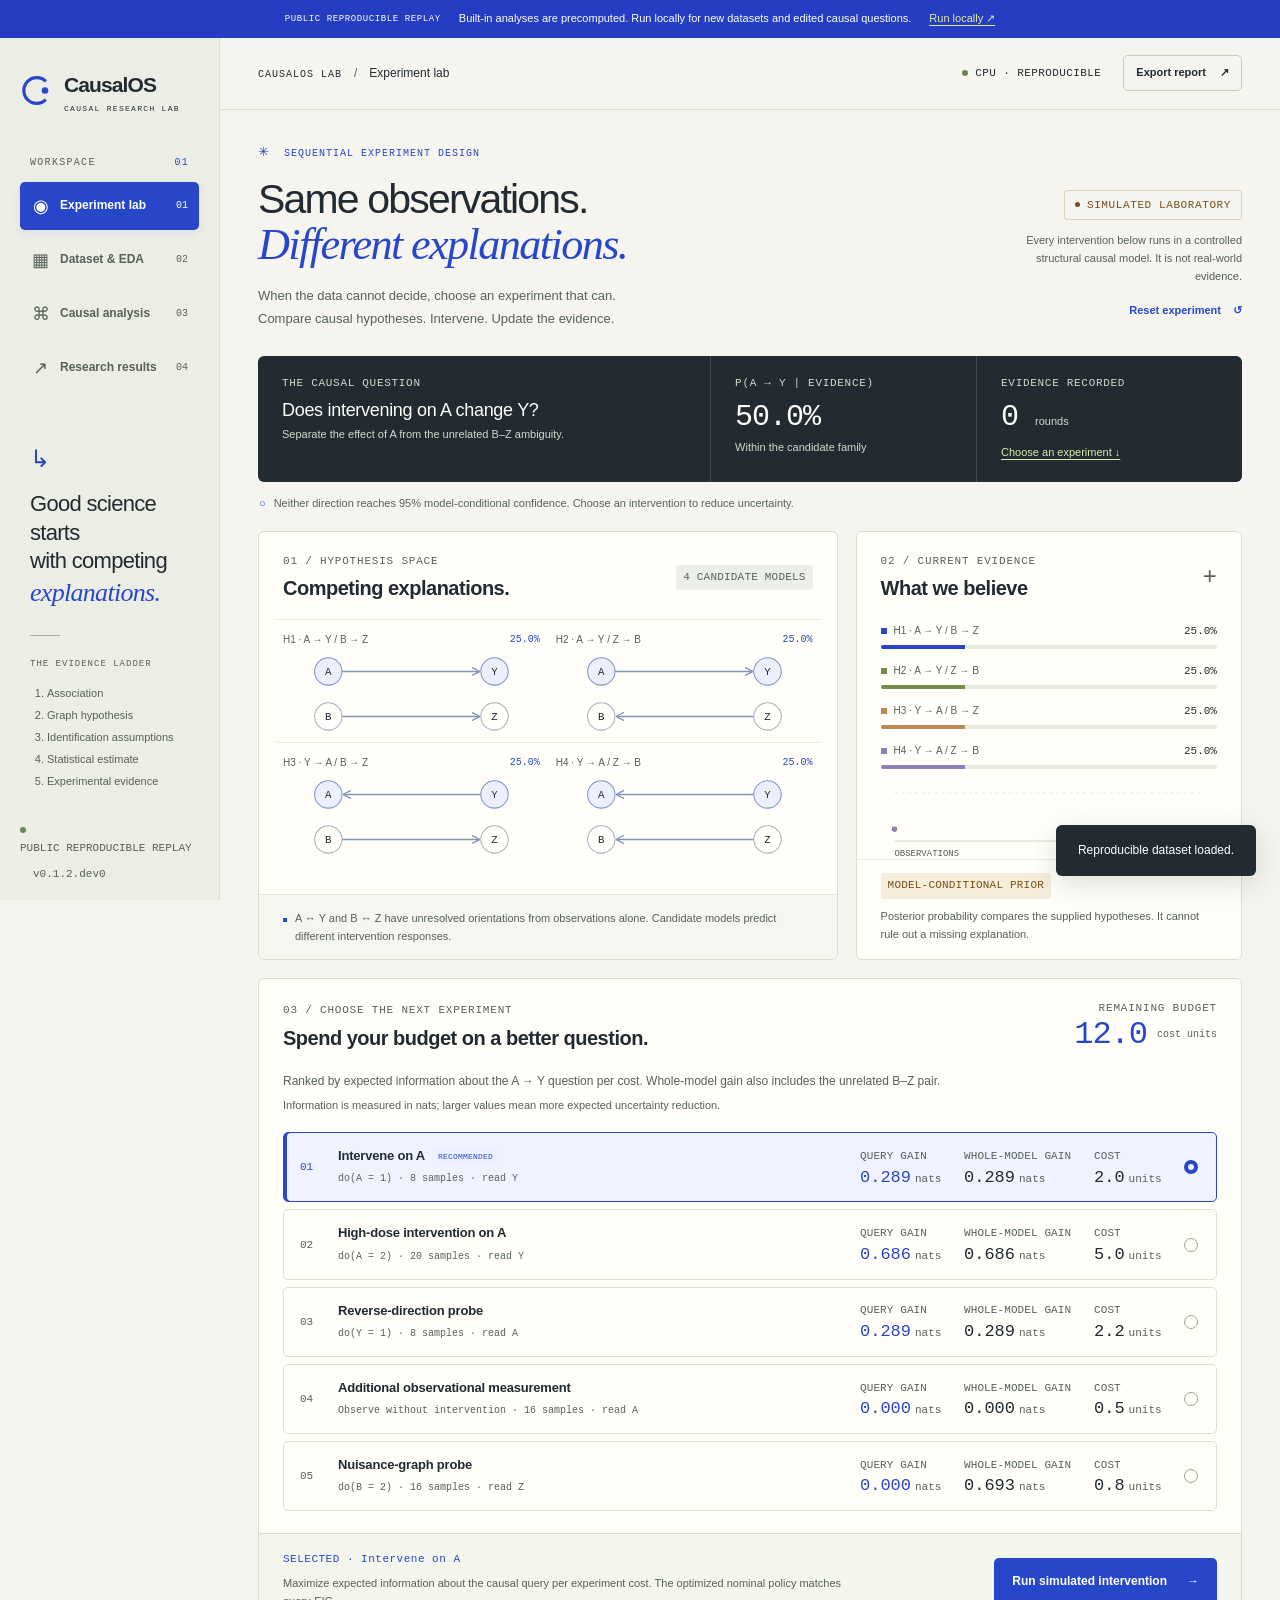
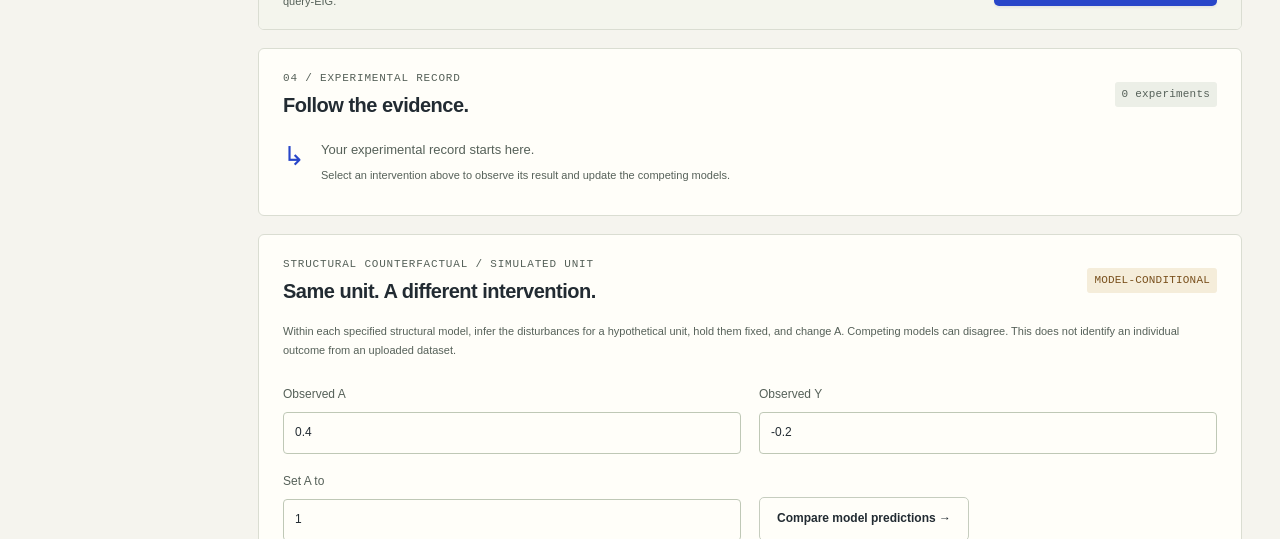
<file: docs/index.html>
<!doctype html><html lang="en"><meta charset="utf-8"><meta http-equiv="refresh" content="0;url=./demo/"><title>CausalOS Lab</title><p><a href="./demo/">Open the CausalOS public reproducible replay.</a></p></html>
</file>
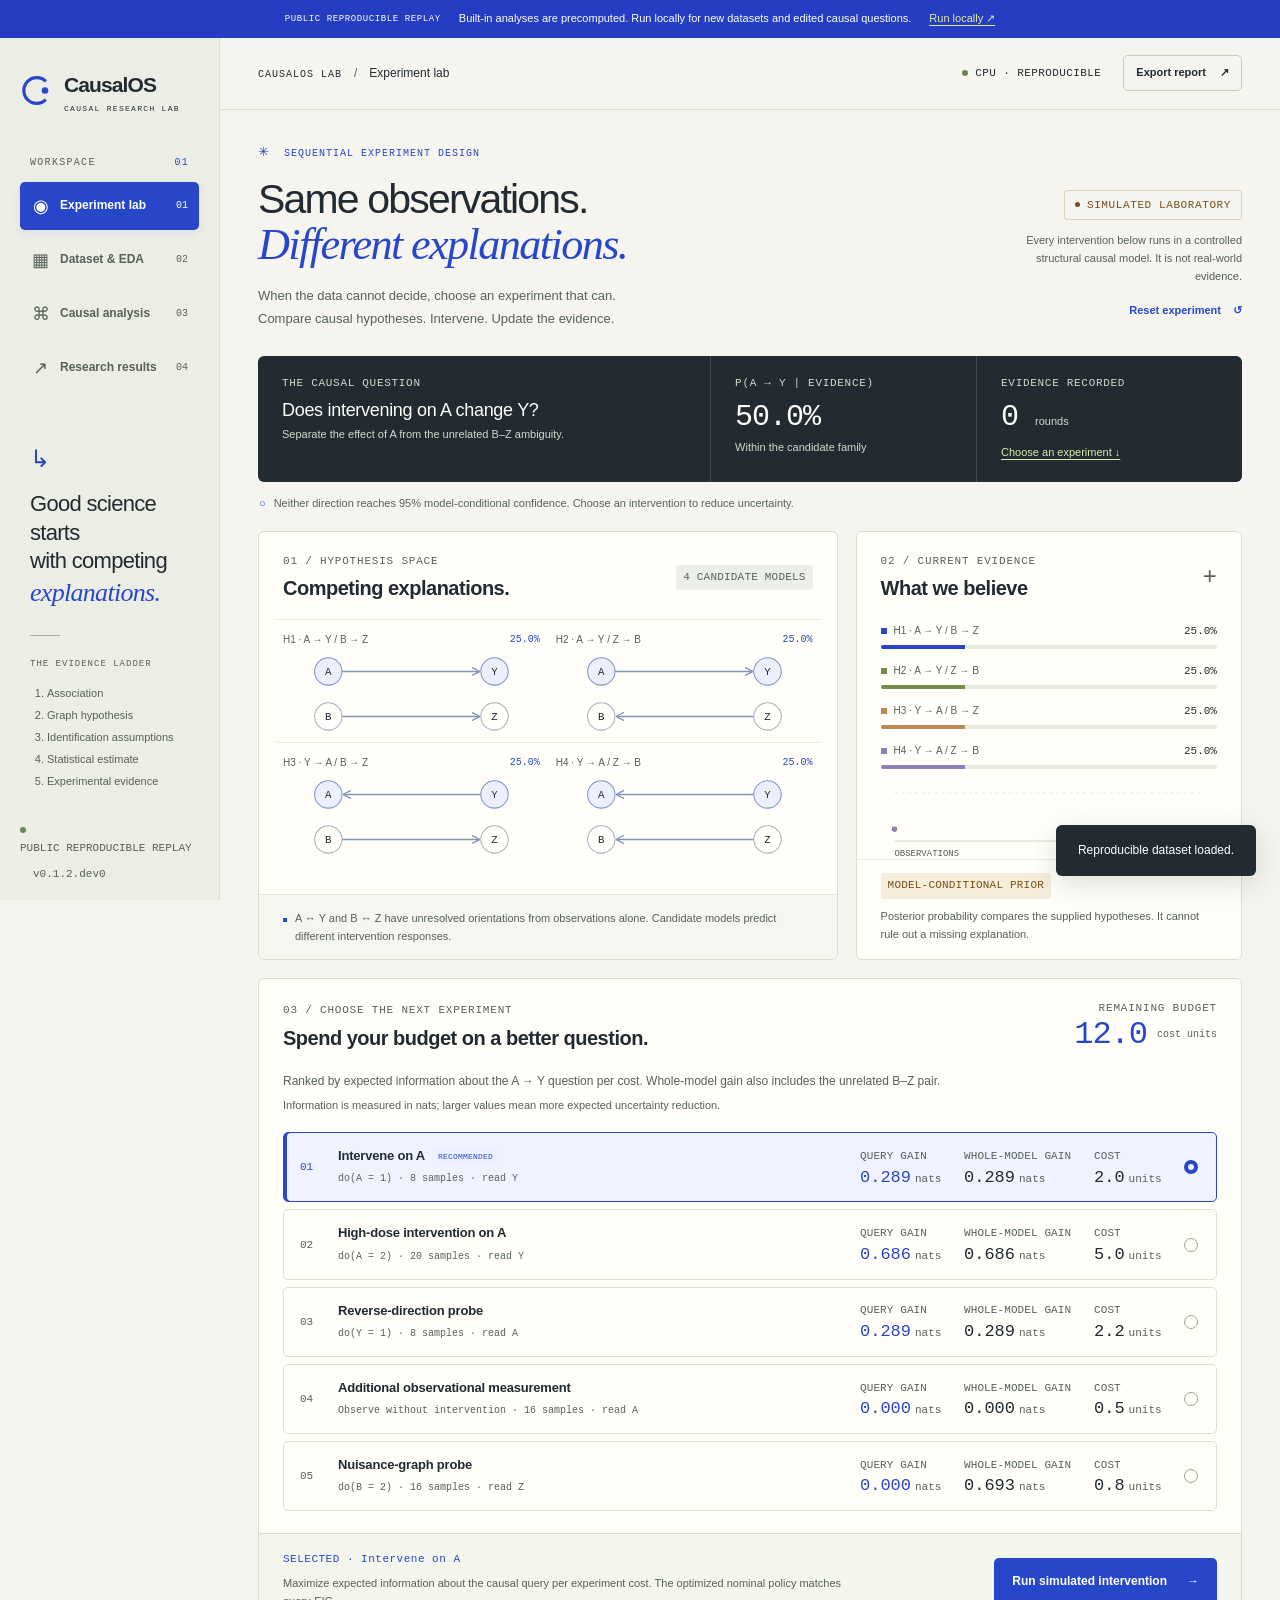
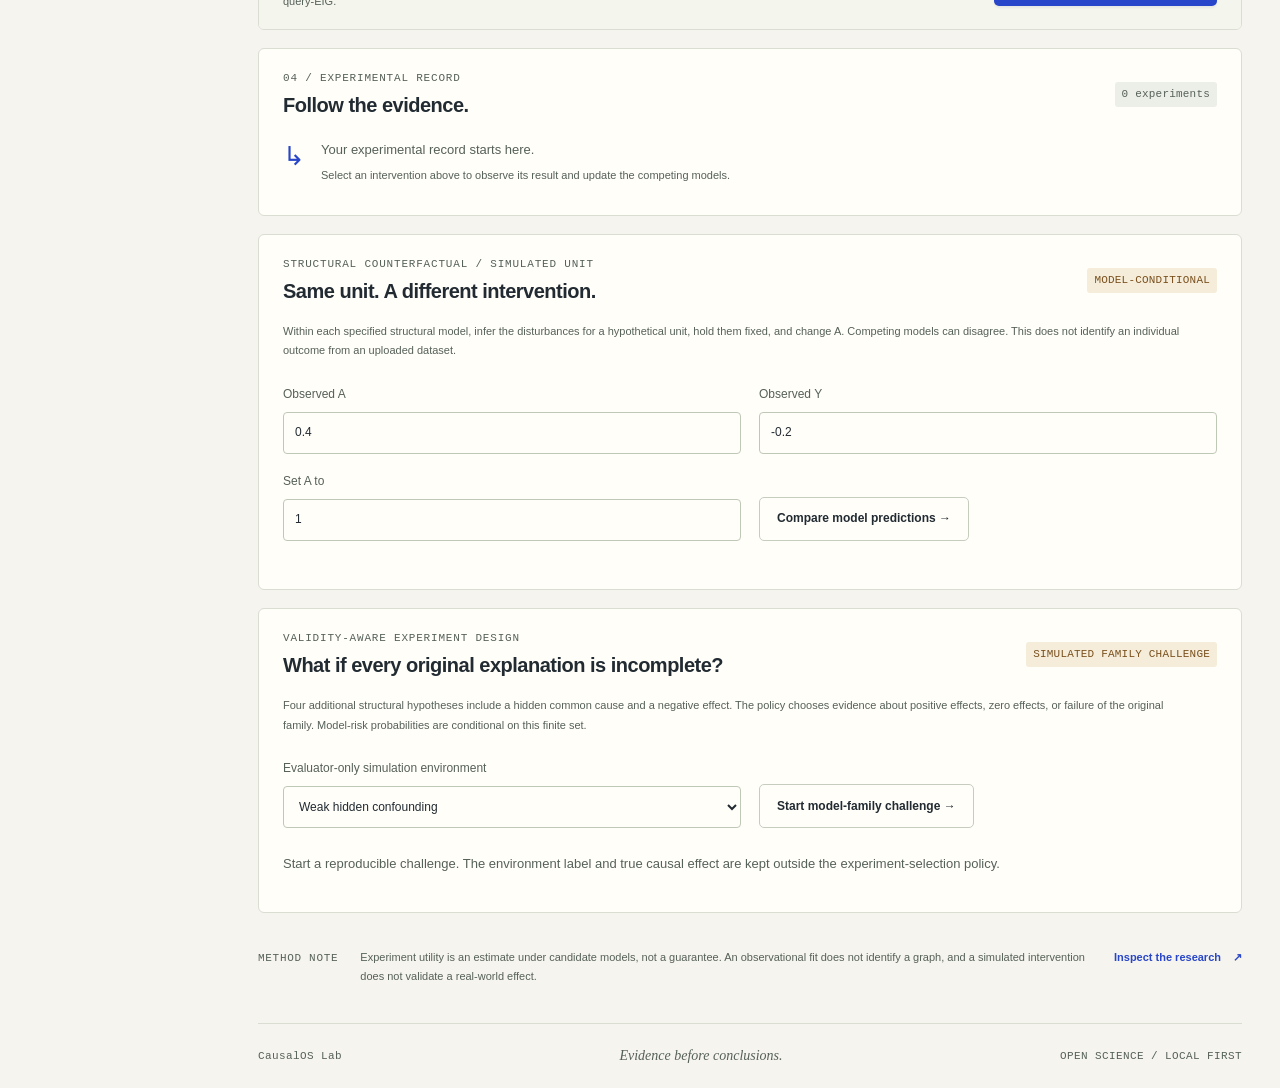
<file: docs/demo/index.html>
<!doctype html>
<html lang="en">
<head><meta charset="utf-8"><meta name="viewport" content="width=device-width,initial-scale=1"><meta name="theme-color" content="#f5f4ed"><title>CausalOS Public Replay · Evidence before conclusions</title><link rel="icon" href="data:image/svg+xml,%3Csvg xmlns='http://www.w3.org/2000/svg' viewBox='0 0 64 64'%3E%3Crect width='64' height='64' rx='16' fill='%23233fc9'/%3E%3Cpath d='M45 20a18 18 0 1 0 0 24' fill='none' stroke='%23fff' stroke-width='5'/%3E%3Ccircle cx='42' cy='32' r='5' fill='%23d4e577'/%3E%3C/svg%3E"><link rel="stylesheet" href="./styles.css?v=0.1.2.dev0"><script defer src="./demo-api.js?v=0.1.2.dev0"></script><script defer src="./app.js?v=0.1.2.dev0"></script><script defer src="./counterfactual.js?v=0.1.2.dev0"></script><script defer src="./evidence.js?v=0.1.2.dev0"></script></head>
<body><div class="public-demo-banner" role="note"><strong>PUBLIC REPRODUCIBLE REPLAY</strong><span>Built-in analyses are precomputed. Run locally for new datasets and edited causal questions.</span><a href="https://github.com/nazeeh111/CausalOS#run-the-laboratory">Run locally ↗</a></div>
<a class="skip-link" href="#main">Skip to main content</a>
<div class="shell">
<aside class="sidebar" aria-label="Lab navigation">
<a class="brand" href="#experiment" aria-label="CausalOS home"><svg viewBox="0 0 42 42" aria-hidden="true"><path d="M31 10a15.5 15.5 0 1 0 0 22" fill="none" stroke="currentColor" stroke-width="3.8"/><circle cx="30" cy="21" r="4" fill="currentColor"/></svg><span>CausalOS<small>CAUSAL RESEARCH LAB</small></span></a>
<div class="workspace-label">WORKSPACE <span>01</span></div>
<nav><button data-view="experiment" class="nav-item active" aria-current="page"><span class="nav-icon" aria-hidden="true">◉</span> Experiment lab <span class="nav-number">01</span></button><button data-view="data" class="nav-item"><span class="nav-icon" aria-hidden="true">▦</span> Dataset & EDA <span class="nav-number">02</span></button><button data-view="analysis" class="nav-item"><span class="nav-icon" aria-hidden="true">⌘</span> Causal analysis <span class="nav-number">03</span></button><button data-view="benchmarks" class="nav-item"><span class="nav-icon" aria-hidden="true">↗</span> Research results <span class="nav-number">04</span></button></nav>
<div class="sidebar-note"><span class="note-mark">↳</span><p>Good science starts<br> with competing<br> <em>explanations.</em></p><div class="fine-rule"></div><span class="eyebrow">THE EVIDENCE LADDER</span><ol><li>Association</li><li>Graph hypothesis</li><li>Identification assumptions</li><li>Statistical estimate</li><li>Experimental evidence</li></ol></div>
<div class="sidebar-bottom"><span class="status-dot"></span> PUBLIC REPRODUCIBLE REPLAY <span class="version">v0.1.2.dev0</span></div>
</aside>
<div class="main-column"><header class="topbar"><div><span class="crumb">CAUSALOS LAB</span><span class="crumb-slash">/</span><span id="page-name">Experiment lab</span></div><div class="topbar-right"><span class="local-pill"><span class="status-dot"></span> CPU · REPRODUCIBLE</span><button id="export-report" class="button button-small button-outline">Export report <span aria-hidden="true">↗</span></button></div></header>
<main id="main" tabindex="-1"><div id="global-error" class="error-banner" role="alert" hidden></div><div id="toast" class="toast" role="status" hidden></div>
<section id="view-experiment" class="view active" aria-labelledby="experiment-title">
<div class="page-heading"><div><div class="eyebrow blue"><span class="tiny-cross">✳</span> SEQUENTIAL EXPERIMENT DESIGN</div><h1 id="experiment-title">Same observations.<br> <em>Different explanations.</em></h1><p class="intro">When the data cannot decide, choose an experiment that can.<br> Compare causal hypotheses. Intervene. Update the evidence.</p></div><div class="heading-aside"><span class="simulation-tag"><span></span> SIMULATED LABORATORY</span><p>Every intervention below runs in a controlled<br> structural causal model. It is not real-world evidence.</p><button class="text-button" id="reset-design">Reset experiment <span aria-hidden="true">↺</span></button></div></div>
<div class="experiment-brief" aria-label="Current simulated experiment"><div class="brief-question"><span class="eyebrow">THE CAUSAL QUESTION</span><strong>Does intervening on A change Y?</strong><span>Separate the effect of A from the unrelated B–Z ambiguity.</span></div><div class="brief-metric"><span class="eyebrow">P(A → Y | EVIDENCE)</span><strong id="query-probability">—</strong><span>Within the candidate family</span></div><div class="brief-metric"><span class="eyebrow">EVIDENCE RECORDED</span><strong id="round-summary">0 <small>rounds</small></strong><a href="#experiment-actions" class="brief-link">Choose an experiment ↓</a></div></div>
<div id="design-verdict" class="design-verdict" role="status">Neither causal direction is supported yet. Choose an intervention to distinguish the hypotheses.</div>
<div class="lab-grid"><article class="panel hypothesis-panel"><div class="panel-top"><div><span class="eyebrow">01 / HYPOTHESIS SPACE</span><h2>Competing explanations.</h2></div><span class="tag neutral" id="hypothesis-count">Loading hypotheses</span></div><div id="hypothesis-graphs" class="hypothesis-graphs"><div class="empty-state">Loading the reproducible experiment…</div></div><div class="graph-footnote"><span class="small-dot"></span><p id="design-description">Observational equivalence does not establish a causal direction.</p></div></article>
<article class="panel evidence-panel"><div class="panel-top"><div><span class="eyebrow">02 / CURRENT EVIDENCE</span><h2>What we believe</h2></div><span class="icon-cross">+</span></div><div id="posterior-rows" class="posterior-rows"></div><div id="posterior-chart" class="posterior-chart"></div><div class="evidence-caption"><span id="evidence-state" class="tag amber">MODEL-CONDITIONAL</span><p>Posterior probability compares the supplied hypotheses. It cannot rule out a missing explanation.</p></div></article></div>
<article class="panel action-panel" id="experiment-actions"><div class="panel-top"><div><span class="eyebrow">03 / CHOOSE THE NEXT EXPERIMENT</span><h2>Spend your budget on a better question.</h2></div><div class="budget-block"><span class="eyebrow">REMAINING BUDGET</span><strong id="budget-remaining">—</strong><span>cost units</span></div></div><p class="section-intro">Ranked by expected information about the A → Y question per cost. Whole-model gain also includes the unrelated B–Z pair. <span class="metric-definition">Information is measured in nats; larger values mean more expected uncertainty reduction.</span></p><div id="candidate-actions" class="candidate-actions" role="group" aria-label="Select one simulated experiment"></div><div class="action-bottom"><div><span class="eyebrow" id="selected-experiment">SELECT AN EXPERIMENT</span><p id="recommendation-note">Recommendations weigh informativeness, decision value, and experiment cost.</p></div><button id="run-intervention" class="button button-primary" disabled>Run simulated intervention <span aria-hidden="true">→</span></button></div></article>
<article class="panel timeline-panel"><div class="panel-top"><div><span class="eyebrow">04 / EXPERIMENTAL RECORD</span><h2>Follow the evidence.</h2></div><span class="tag neutral" id="history-count">0 experiments</span></div><div id="experiment-history" class="experiment-history"><div class="timeline-empty"><span>↳</span><p>Your experimental record starts here.<small>Select an intervention above to observe its result and update the competing models.</small></p></div></div></article>
<div class="method-note"><span>METHOD NOTE</span><p>Experiment utility is an estimate under candidate models, not a guarantee. An observational fit does not identify a graph, and a simulated intervention does not validate a real-world effect.</p><button class="text-button" data-view="benchmarks">Inspect the research <span>↗</span></button></div>
</section>
<section id="view-data" class="view" aria-labelledby="data-title"><div class="page-heading compact"><div><div class="eyebrow blue">DATA / QUALITY / PROVENANCE</div><h1 id="data-title">Know your data.<br> <em>Before your conclusion.</em></h1><p class="intro">Inspect missingness, distributions, cohorts, and the limits of the source.</p></div><div class="heading-aside"><a class="button button-primary" href="https://github.com/nazeeh111/CausalOS#run-the-laboratory">Import your data locally ↗</a><input id="csv-file" type="file" hidden disabled><p>New CSV analyses require the local application.<br> This public replay uses bundled examples only.</p></div></div><article class="panel dataset-selector"><div><label class="eyebrow" for="example-select">REPRODUCIBLE EXAMPLE</label><select id="example-select"><option value="">Loading examples…</option></select></div><button id="load-example" class="button button-outline">Load dataset →</button><div id="dataset-source" class="dataset-source">Choose an example or import a CSV file.</div></article><div id="dataset-overview" class="dataset-overview"></div><article class="panel"><div class="panel-top"><div><span class="eyebrow">DATA DICTIONARY</span><h2>Every column has a story.</h2></div><span id="dataset-name" class="tag neutral">No dataset selected</span></div><div id="profile-table" class="table-wrap" tabindex="0" role="region" aria-label="Dataset column profile"><div class="empty-state">Choose an example to inspect its schema and diagnostics.</div></div></article><div class="two-column"><article class="panel"><div class="panel-top"><div><span class="eyebrow">DATA CHECKS</span><h2>Quality & limitations</h2></div></div><div id="data-warnings" class="detail-content"></div></article><article class="panel"><div class="panel-top"><div><span class="eyebrow">REPRODUCIBILITY</span><h2>Provenance trail</h2></div></div><div id="data-provenance" class="detail-content"></div></article></div><div class="two-column"><article class="panel"><div class="panel-top"><div><span class="eyebrow">DESCRIPTIVE ASSOCIATION</span><h2>Correlation is a starting point.</h2></div></div><div id="correlation-matrix" class="table-wrap" tabindex="0" role="region" aria-label="Pearson correlation matrix"></div><p class="metric-note padded-note">Pearson correlations between numeric variables. A strong association does not identify direction or remove confounding.</p></article><article class="panel"><div class="panel-top"><div><span class="eyebrow">TREATMENT COHORTS</span><h2>Inspect who received treatment.</h2></div></div><div id="cohort-table" class="table-wrap" tabindex="0" role="region" aria-label="Treatment cohorts"></div><div id="balance-table" class="table-wrap" tabindex="0" role="region" aria-label="Unadjusted covariate balance"></div></article></div><article class="panel"><div class="panel-top"><div><span class="eyebrow">SOURCE PREVIEW</span><h2>First 8 observations</h2></div><button class="text-button" data-view="analysis">Define a causal question ↗</button></div><div id="data-preview" class="table-wrap" tabindex="0" role="region" aria-label="First eight observations"></div></article></section>
<section id="view-analysis" class="view" aria-labelledby="analysis-title"><div class="page-heading compact"><div><div class="eyebrow blue">ASSUMPTIONS / IDENTIFICATION / ESTIMATION</div><h1 id="analysis-title">A graph is a hypothesis.<br> <em>Make its assumptions visible.</em></h1><p class="intro">Define the question. Challenge the adjustment set. Estimate only when supported.</p></div><div class="heading-aside"><span class="tag amber">EXPLICIT ASSUMPTIONS REQUIRED</span><p>Data cannot verify no unmeasured confounding.<br> Your confirmations are recorded in the report.</p></div></div><div id="analysis-data-notice" class="info-banner">Load a dataset in Dataset & EDA to begin.</div><p id="question-draft-status" class="metric-note" role="status" hidden></p><button id="new-question-draft" class="text-button" type="button" hidden>Start a new question draft</button><div class="two-column analysis-columns"><article class="panel"><div class="panel-top"><div><span class="eyebrow">QUESTION</span><h2>What changes what?</h2></div></div><div class="form-grid"><label>Treatment<select id="treatment-select"></select></label><label>Outcome<select id="outcome-select"></select></label><label class="span-two">Pre-treatment adjustment variables<span class="field-hint">Select measured common causes, never consequences of treatment.</span><div id="covariate-options" class="check-options"></div></label></div><div class="subsection"><span class="eyebrow">IDENTIFYING ASSUMPTIONS</span><div id="assumption-options" class="assumption-options"></div></div></article><article class="panel graph-editor-panel"><div class="panel-top"><div><span class="eyebrow">CAUSAL GRAPH EDITOR</span><h2>Put your explanation on record.</h2></div><div><button id="import-graph" class="text-button">Import</button><button id="export-graph" class="text-button">Export ↓</button></div></div><div class="graph-editor-toolbar"><label>Edge type<select id="edge-type"><option value="directed">Directed →</option><option value="unresolved">Unresolved —</option></select></label><label>Source provenance<select id="graph-source"><option value="user">User hypothesis</option><option value="learned">Learned structure</option></select></label><button id="clear-edges" class="button button-small button-outline">Clear edges</button><button id="discover-graph" class="button button-small button-outline">Discover a hypothesis</button></div><div id="graph-editor" class="graph-editor"></div><p id="graph-editor-help" class="field-hint graph-help" role="status">Select a source node, then a target to add or remove an edge. Use keyboard Tab and Enter to select nodes.</p><label class="latent-input">Unmeasured common causes <input id="latent-nodes" placeholder="Names, separated by commas" aria-label="Unmeasured confounder names"></label><div id="edge-list" class="edge-list"></div></article></div><div class="analysis-run"><p>Analysis uses only the supplied data, graph, question, and recorded assumptions.</p><button id="run-analysis" class="button button-primary">Check identification & estimate <span>→</span></button></div><p class="info-banner public-record-limits" role="note">Built-in estimates are precomputed, conditional on the recorded assumptions. Save, open and replay analysis-run files in the local Python application. Export report keeps this public replay's current recorded analysis and simulation context.</p><article class="panel analysis-record"><div class="panel-top"><div><span class="eyebrow">SAVED ANALYSIS</span><h2>Keep the evidence together.</h2></div></div><div class="detail-content"><p>A saved record keeps the question, assumptions and results together. Reopening a file does not verify its results. Replay checks them against the original data and software.</p><p id="run-record-status" role="status">Run an analysis or open a saved record.</p><label class="check-option"><input id="run-include-data" type="checkbox"> Include raw data rows in the saved file</label><p class="field-hint">Off by default. Without raw rows, replay needs the matching dataset loaded separately. Reports always omit embedded rows. Review the question and results before sharing.</p><div class="record-actions"><button id="save-run" class="button button-small button-outline" disabled>Save record ↓</button><button id="open-run" class="button button-small button-outline">Open record</button><button id="replay-run" class="button button-small button-outline" disabled>Replay saved analysis</button><input id="run-file" type="file" accept=".json,application/json" hidden></div><p class="field-hint">Export report uses this saved snapshot. Editing the question or dataset does not rewrite an earlier record.</p></div></article><div id="analysis-results"></div></section>
<section id="view-benchmarks" class="view" aria-labelledby="research-title"><div class="page-heading compact"><div><div class="eyebrow blue">OPEN METHODS / MEASURED RESULTS</div><h1 id="research-title">Make the claim<br> <em>earn its evidence.</em></h1><p class="intro">Reproducible comparisons. Held-out seeds. Limitations in the same frame.</p></div><div class="heading-aside"><span class="tag neutral">RESEARCH PROTOTYPE · v0.1.2.dev0</span><p>Finite candidate models and controlled simulations.<br> No claim of general scientific superiority.</p></div></div><div id="benchmark-content" class="panel detail-content"><div class="empty-state">Loading executed benchmark results…</div></div><div class="method-note"><span>REPRODUCE</span><p>Run <code>causalos benchmark</code> to execute the study locally. Source code, seeds, metrics, and baseline definitions accompany the public research report.</p></div></section>
<footer class="footer"><span>CausalOS Lab</span><p>Evidence before conclusions.</p><span>OPEN SCIENCE / LOCAL FIRST</span></footer>
</main></div></div>
<dialog id="graph-dialog"><form method="dialog"><div class="panel-top"><h2>Import a causal hypothesis</h2><button value="cancel" class="text-button" aria-label="Close graph import">✕</button></div><p class="field-hint">JSON with nodes, edges, unresolved, and optional latent or bidirected arrays. Imported graphs require fresh assumption confirmations.</p><textarea id="graph-json" rows="10" placeholder='{"nodes":["X","Y"],"edges":[["X","Y"]],"unresolved":[],"latent":[]}'></textarea><div class="dialog-actions"><button value="cancel" class="button button-outline">Cancel</button><button type="button" id="apply-graph" class="button button-primary">Import graph</button></div></form></dialog>
</body></html>
</file>
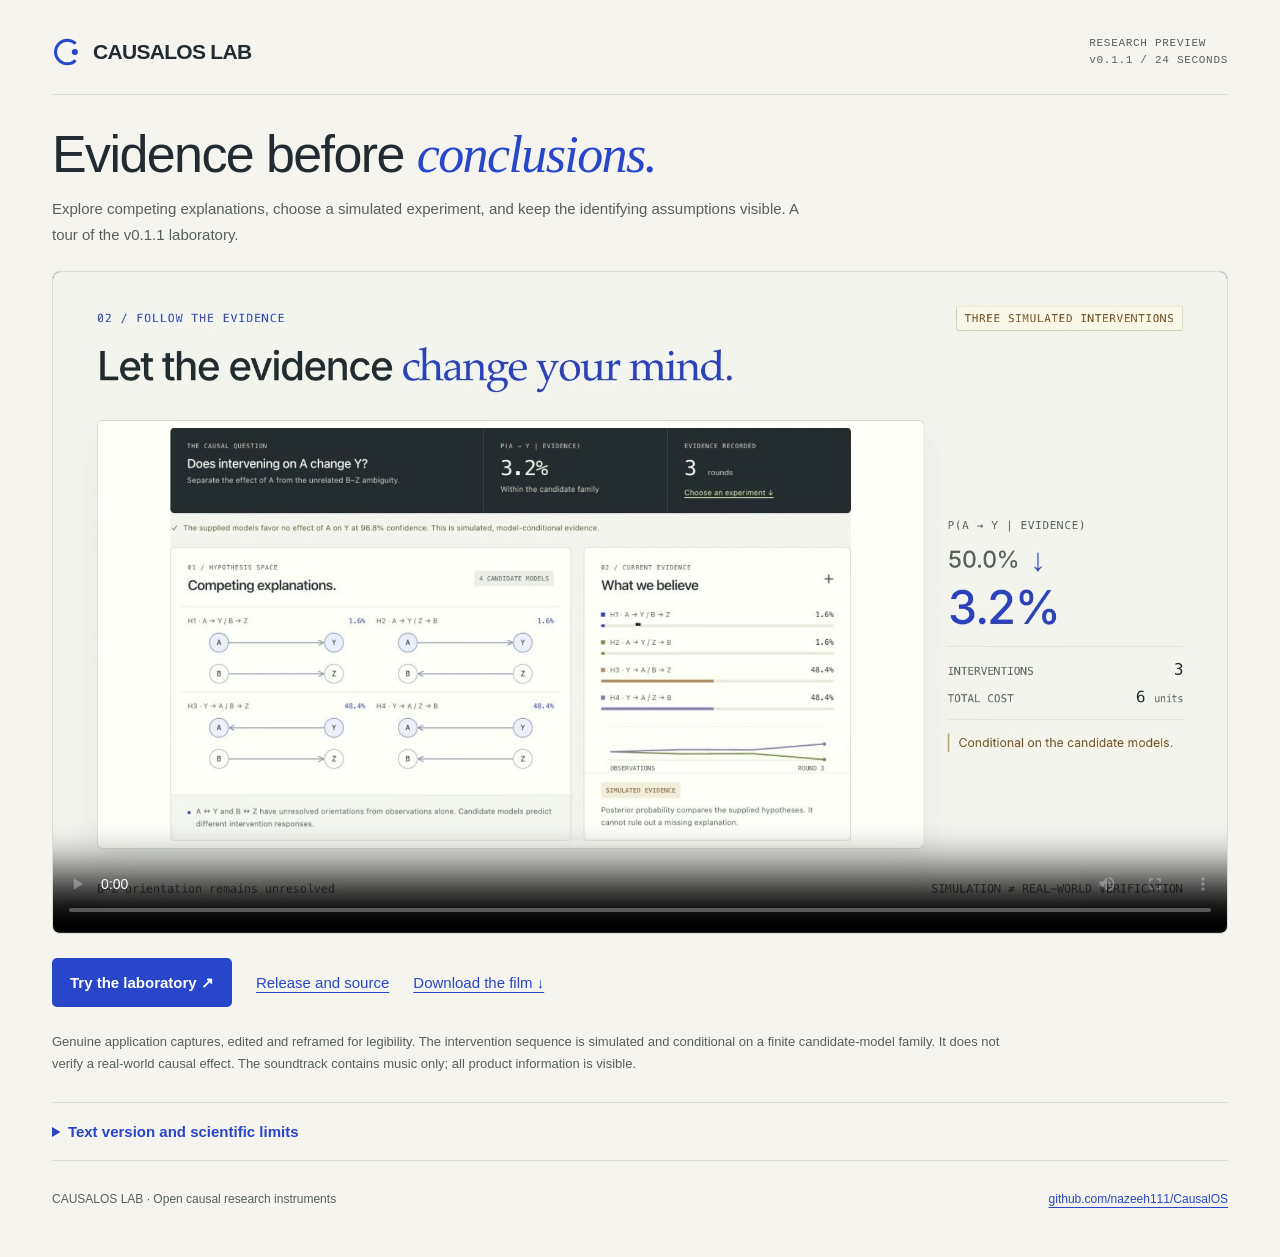
<file: docs/launch/index.html>
<!doctype html>
<html lang="en">
<head>
<meta charset="utf-8"><meta name="viewport" content="width=device-width,initial-scale=1">
<meta name="theme-color" content="#f5f4ee"><meta name="description" content="A 24-second tour of CAUSALOS v0.1.1: competing causal models, budgeted simulated interventions, and explicit identifying assumptions.">
<title>CAUSALOS v0.1.1 · Launch film</title>
<style>
:root{--paper:#f5f4ee;--ink:#222b32;--muted:#566159;--blue:#2846c9;--line:#daddd2}*{box-sizing:border-box}body{margin:0;background:var(--paper);color:var(--ink);font:15px/1.7 -apple-system,BlinkMacSystemFont,'Segoe UI',sans-serif}a{color:var(--blue);text-underline-offset:4px}a:focus-visible,summary:focus-visible,video:focus-visible{outline:2px solid var(--blue);outline-offset:5px}.page{max-width:1240px;margin:auto;padding:34px 32px 48px}header{display:flex;justify-content:space-between;gap:20px;align-items:center;padding-bottom:24px;border-bottom:1px solid var(--line)}.brand{font-weight:750;font-size:21px;letter-spacing:-.7px;display:flex;align-items:center;gap:9px;text-decoration:none;color:var(--ink)}.brand svg{width:32px;height:32px;color:var(--blue)}.edition{font:11px/1.5 ui-monospace,monospace;color:var(--muted);letter-spacing:.7px}h1{font-size:clamp(32px,4.5vw,52px);font-weight:500;letter-spacing:-1.6px;line-height:1.15;margin:30px 0 12px}h1 em{font-family:Georgia,serif;font-weight:400;color:var(--blue)}.intro{color:var(--muted);margin:0 0 24px;max-width:760px}video{width:100%;height:auto;display:block;background:var(--ink);border-radius:8px;border:1px solid var(--line)}.actions{display:flex;flex-wrap:wrap;align-items:center;gap:14px 24px;margin:24px 0}.primary{background:var(--blue);color:white;text-decoration:none;padding:12px 18px;border-radius:5px;font-weight:600}.note{font-size:13px;color:var(--muted);max-width:950px}details{border-top:1px solid var(--line);border-bottom:1px solid var(--line);padding:16px 0;margin-top:26px}summary{cursor:pointer;color:var(--blue);font-weight:600}details p{max-width:960px}footer{font-size:12px;color:var(--muted);display:flex;justify-content:space-between;gap:16px;margin-top:28px}@media(max-width:600px){.page{padding:22px 18px 34px}header{align-items:flex-start;gap:14px}.edition{font-size:9px;max-width:110px;text-align:right}h1{letter-spacing:-1px}footer{display:block}.actions{gap:15px}video{border-radius:5px}}
</style></head>
<body><main class="page">
<header><a class="brand" href="../demo/"><svg viewBox="0 0 42 42" aria-hidden="true"><path d="M31 10a15.5 15.5 0 1 0 0 22" fill="none" stroke="currentColor" stroke-width="3.8"/><circle cx="30" cy="21" r="4" fill="currentColor"/></svg>CAUSALOS LAB</a><span class="edition">RESEARCH PREVIEW<br>v0.1.1 / 24 SECONDS</span></header>
<h1>Evidence before <em>conclusions.</em></h1>
<p class="intro">Explore competing explanations, choose a simulated experiment, and keep the identifying assumptions visible. A tour of the v0.1.1 laboratory.</p>
<video controls playsinline preload="metadata" width="1920" height="1080" poster="causalos-v0.1.1-launch.jpg" aria-label="CAUSALOS v0.1.1 launch film, 24 seconds, music only; text version below"><source src="causalos-v0.1.1-launch.mp4?v=cfc60d13db82" type="video/mp4">Your browser cannot play this video. <a href="causalos-v0.1.1-launch.mp4">Download the MP4</a>.</video>
<div class="actions"><a class="primary" href="../demo/">Try the laboratory ↗</a><a href="https://github.com/nazeeh111/CausalOS/releases/tag/v0.1.1">Release and source</a><a href="causalos-v0.1.1-launch.mp4" download>Download the film ↓</a></div>
<p class="note">Genuine application captures, edited and reframed for legibility. The intervention sequence is simulated and conditional on a finite candidate-model family. It does not verify a real-world causal effect. The soundtrack contains music only; all product information is visible.</p>
<details><summary>Text version and scientific limits</summary>
<p><strong>0:00 · Same observations. Different explanations.</strong> The v0.1.1 laboratory shows a causal question and competing structural models with a 50.0% prior probability for A → Y.</p>
<p><strong>0:03.6 · Choose an experiment.</strong> The selected action sets A to 1, measures Y using eight samples, and costs two units. Its expected query information gain is 0.289 nats. Query gain and whole-model gain are distinct criteria.</p>
<p><strong>0:08.5 · Follow the evidence.</strong> After three simulated interventions costing six units, P(A → Y) is 3.2% when rounded to the interface's precision. The B–Z orientation remains unresolved. These probabilities compare the supplied hypotheses; they do not rule out a missing explanation.</p>
<p><strong>0:15 · No confirmation. No estimate.</strong> In the measured-confounding example, withdrawing the no-unmeasured-confounding confirmation makes the local application withhold the effect estimate. Checking a box cannot establish that an assumption is true.</p>
<p><strong>0:19.5 · Evidence before conclusions.</strong> CAUSALOS is open source, local and reproducible. Read the <a href="https://github.com/nazeeh111/CausalOS/blob/main/docs/research.md">research report and limitations</a>.</p>
</details><footer><span>CAUSALOS LAB · Open causal research instruments</span><a href="https://github.com/nazeeh111/CausalOS">github.com/nazeeh111/CausalOS</a></footer>
</main></body></html>
</file>
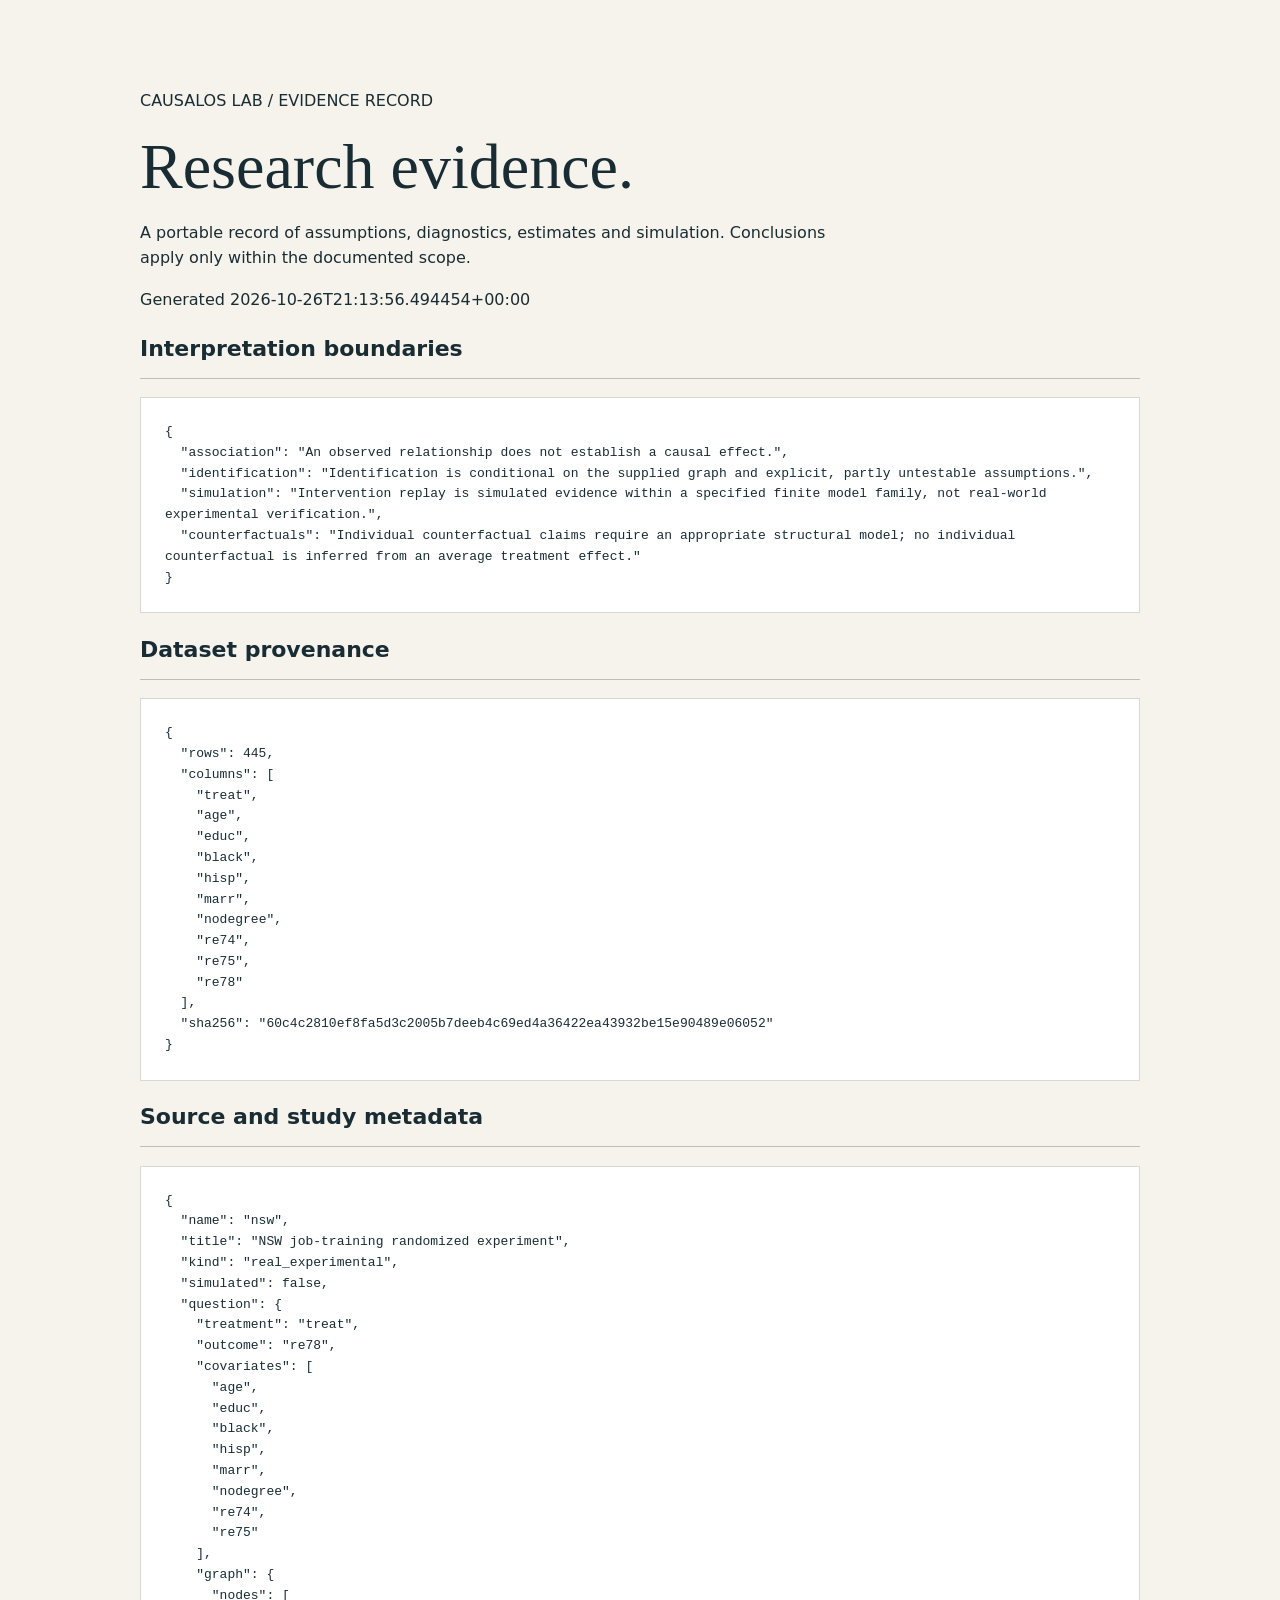
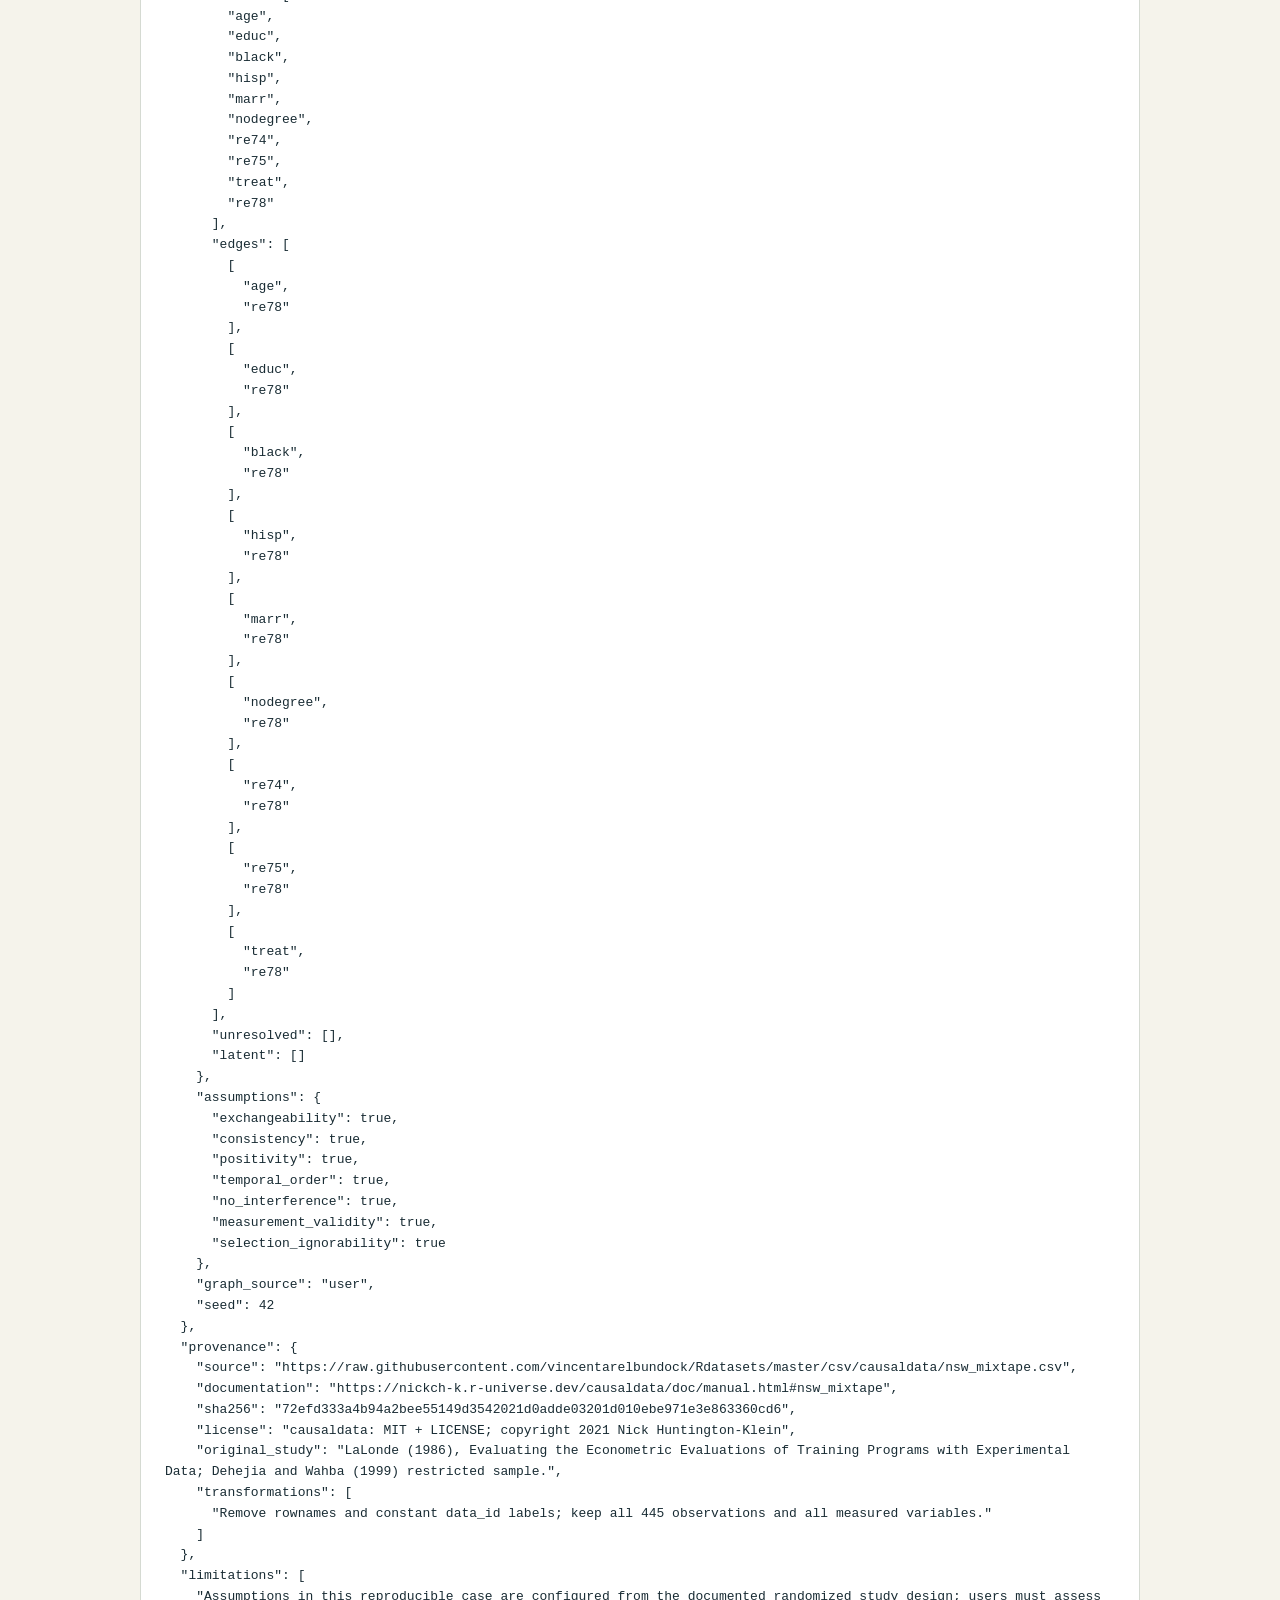
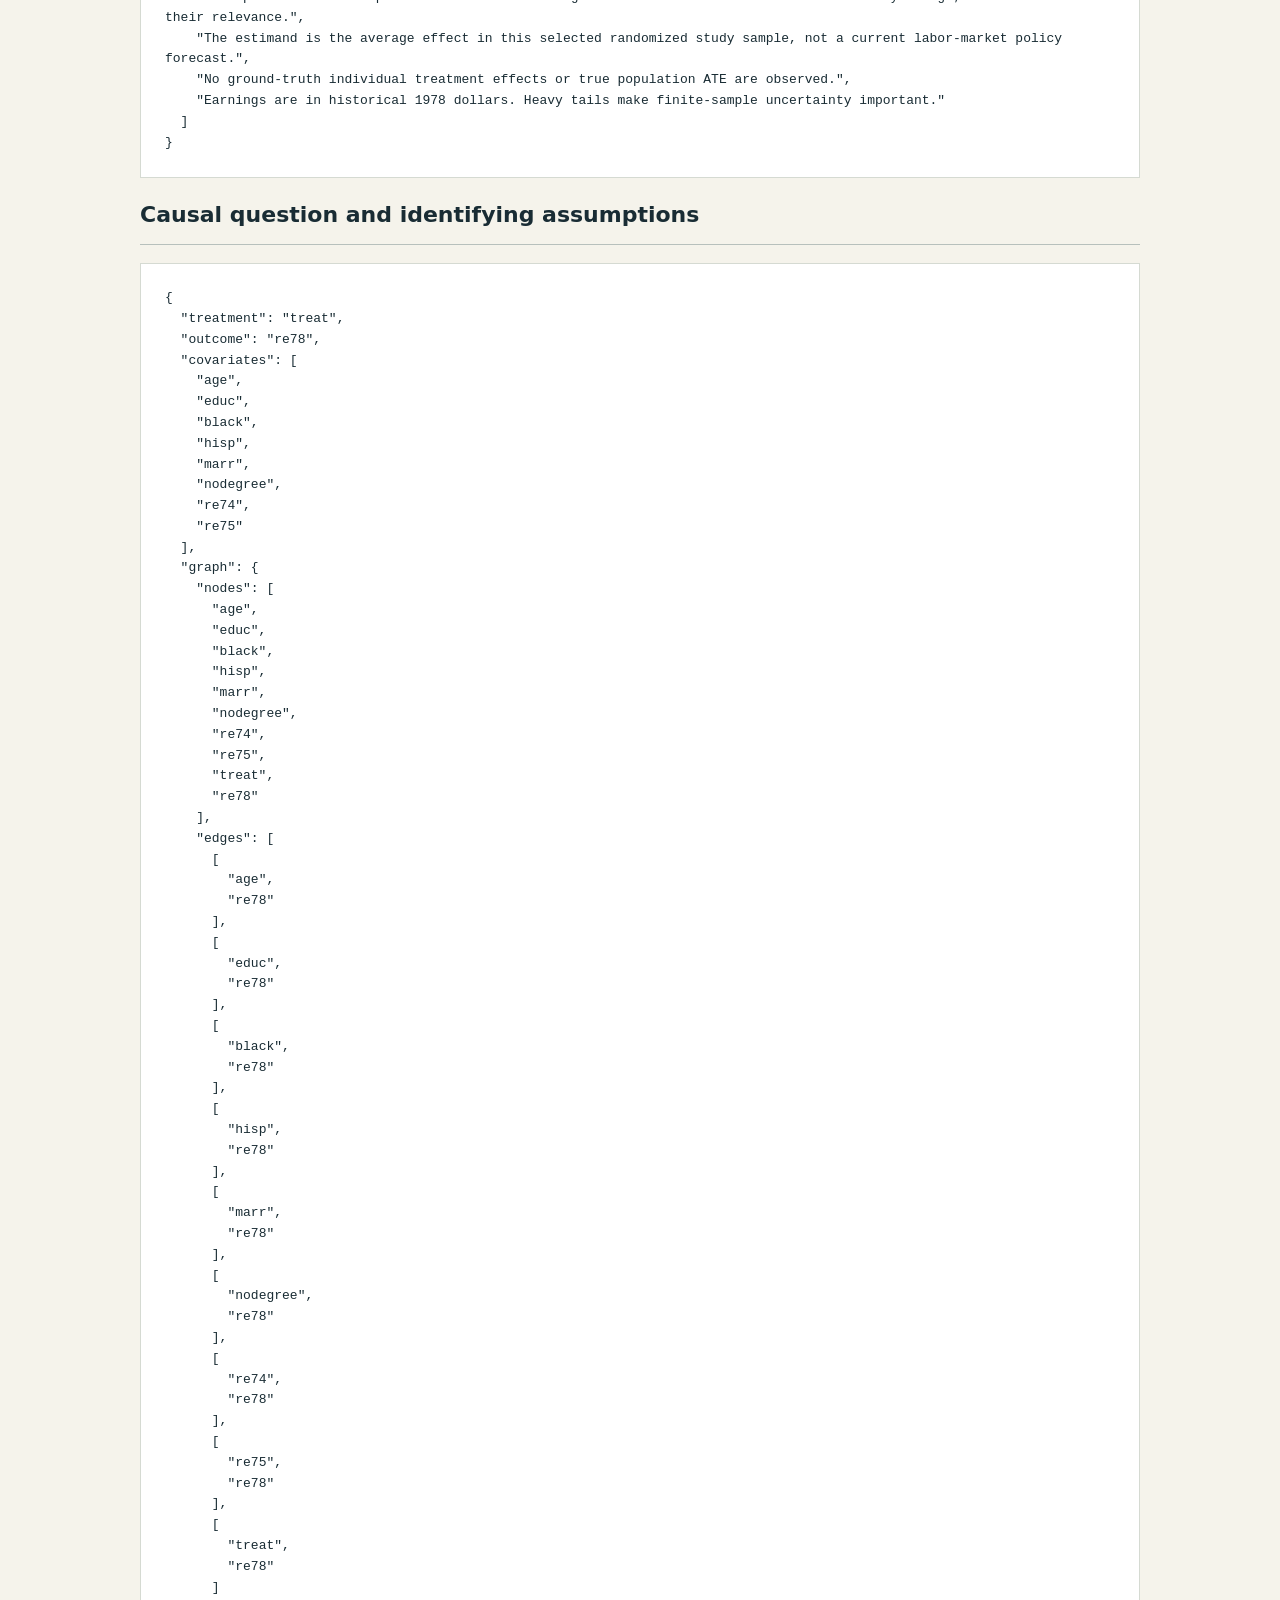
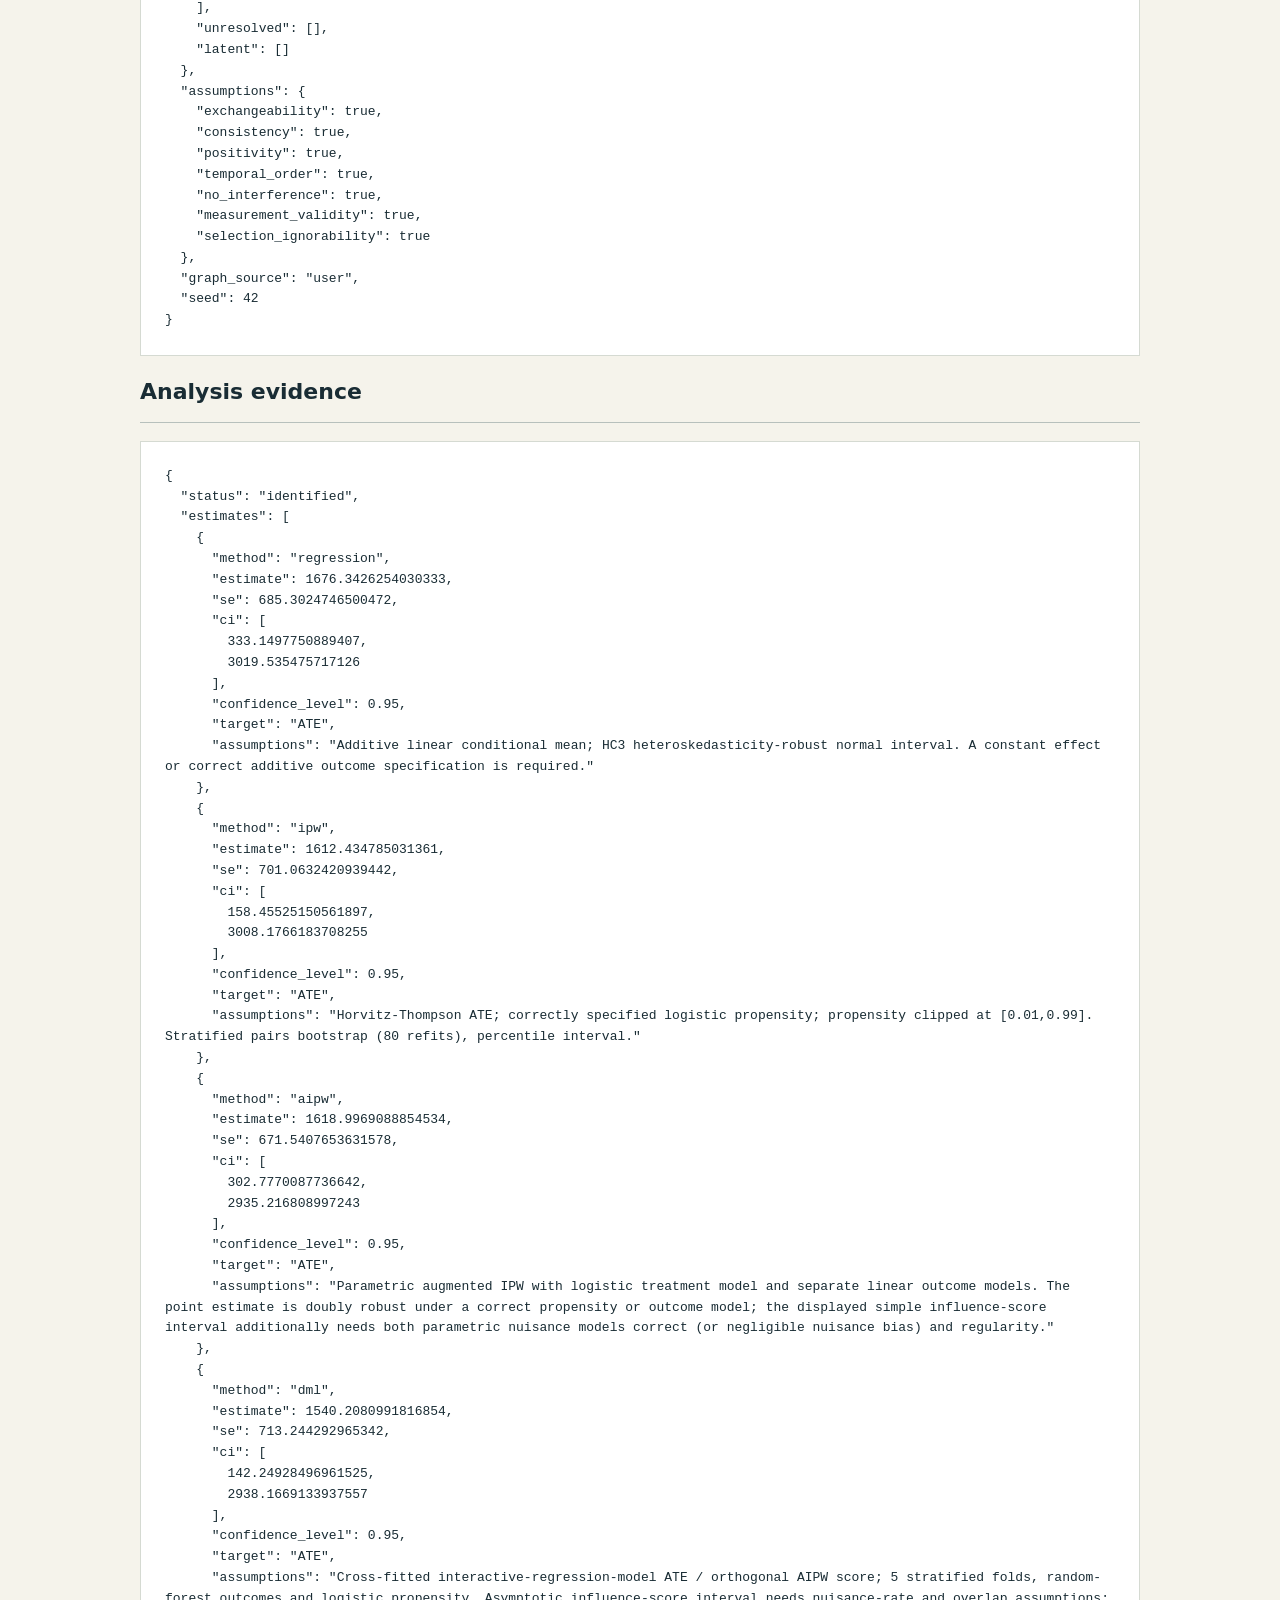
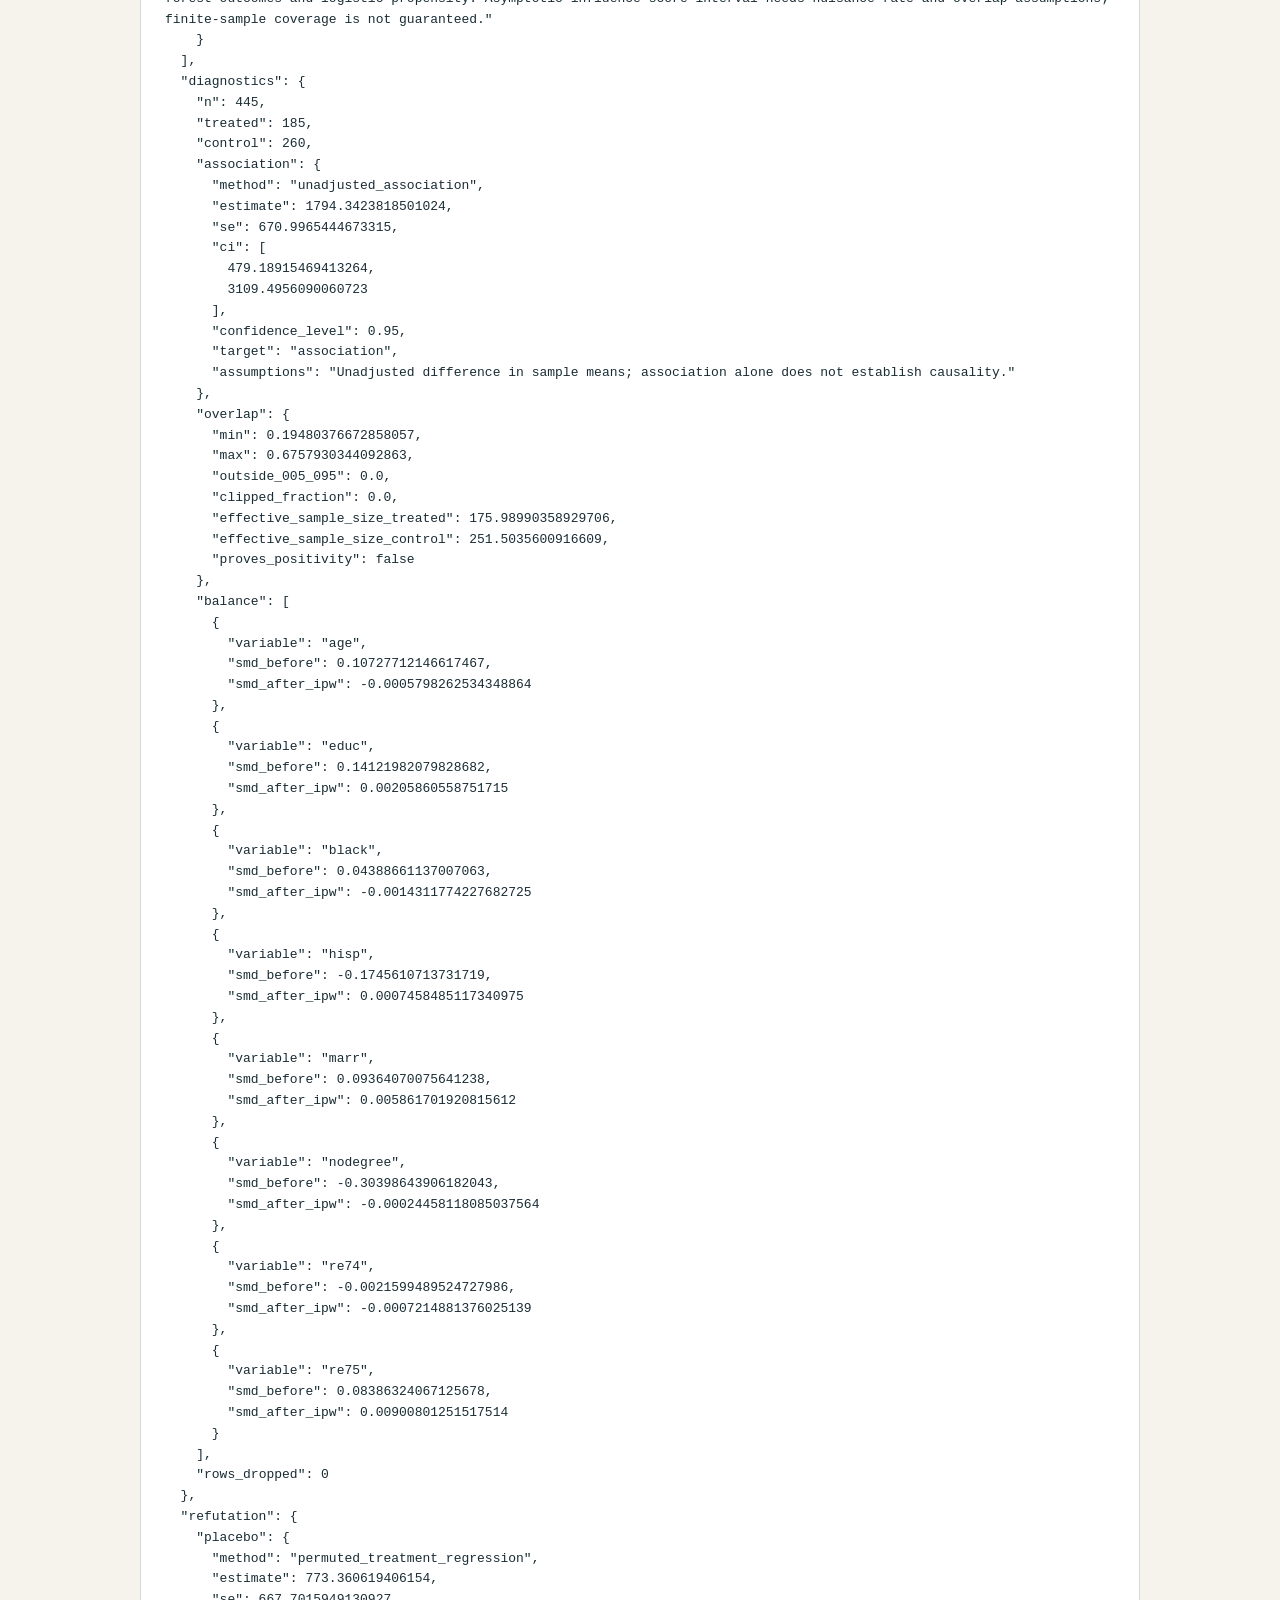
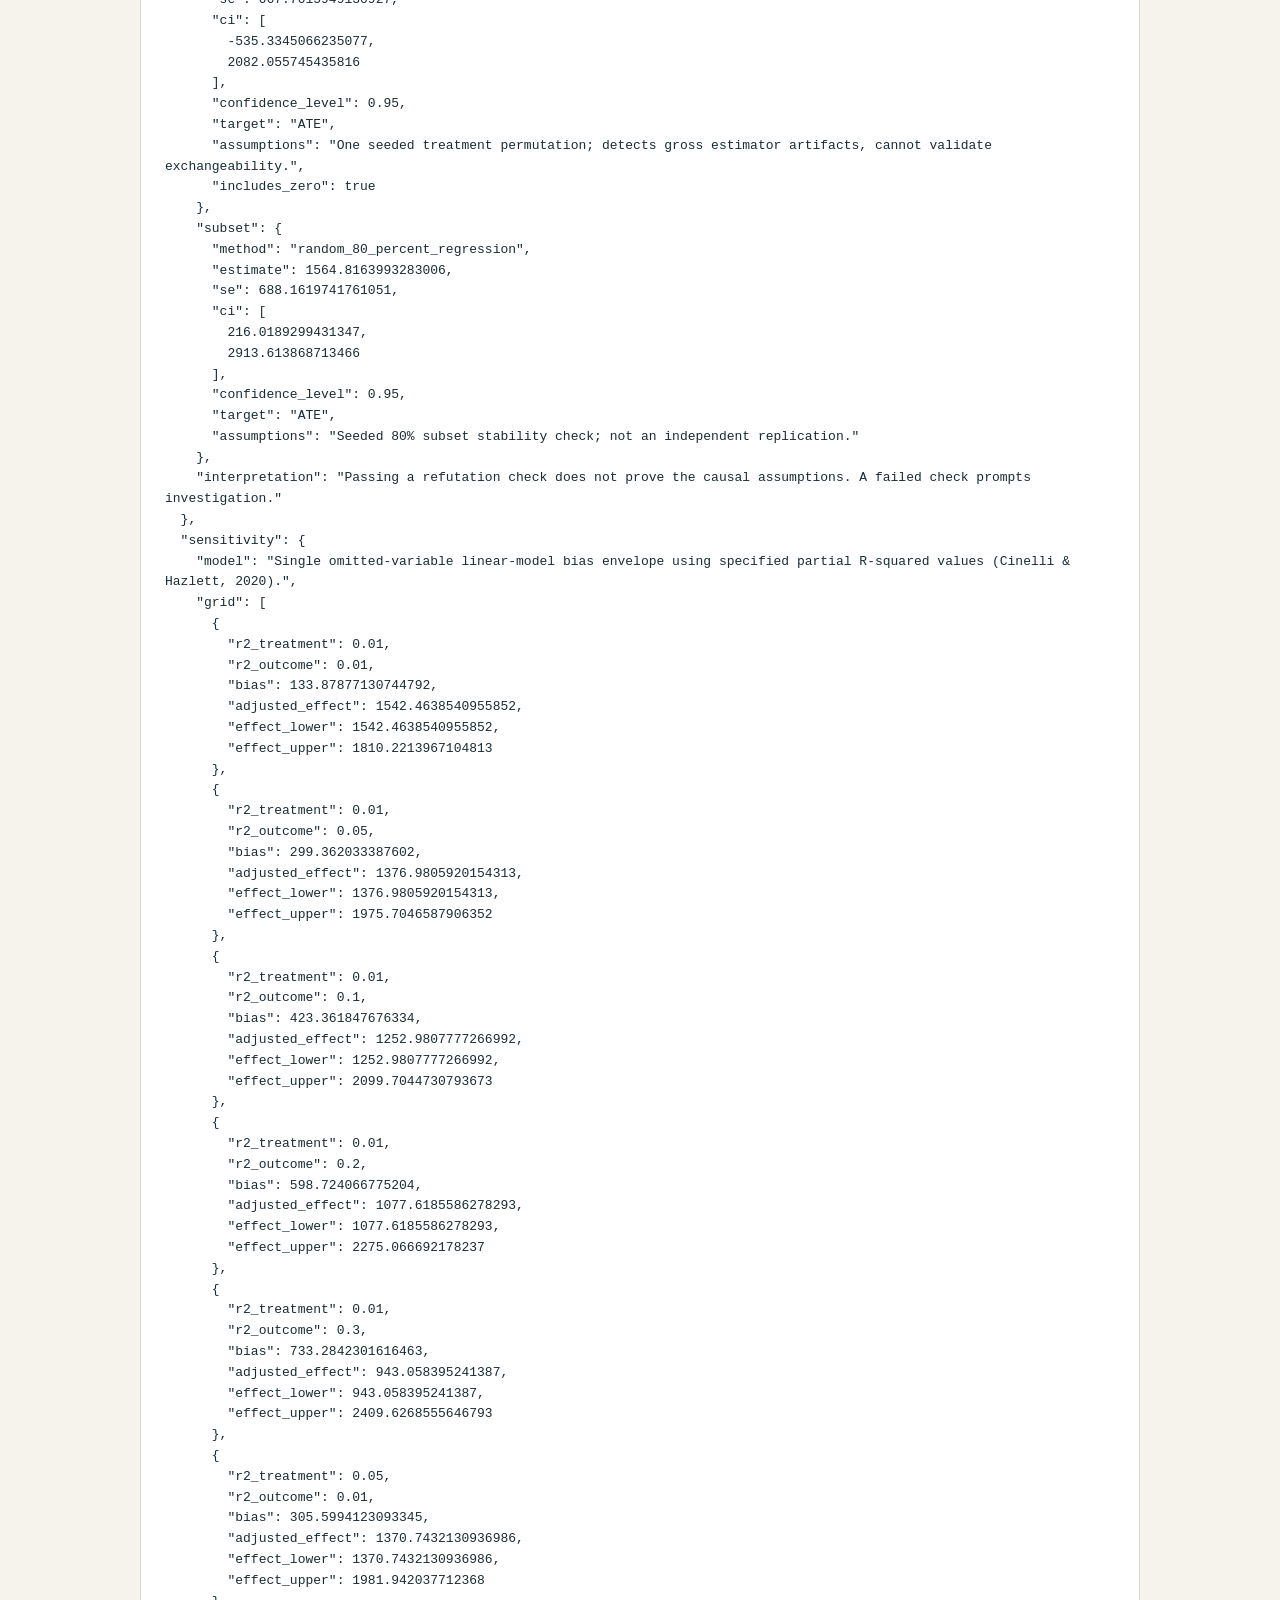
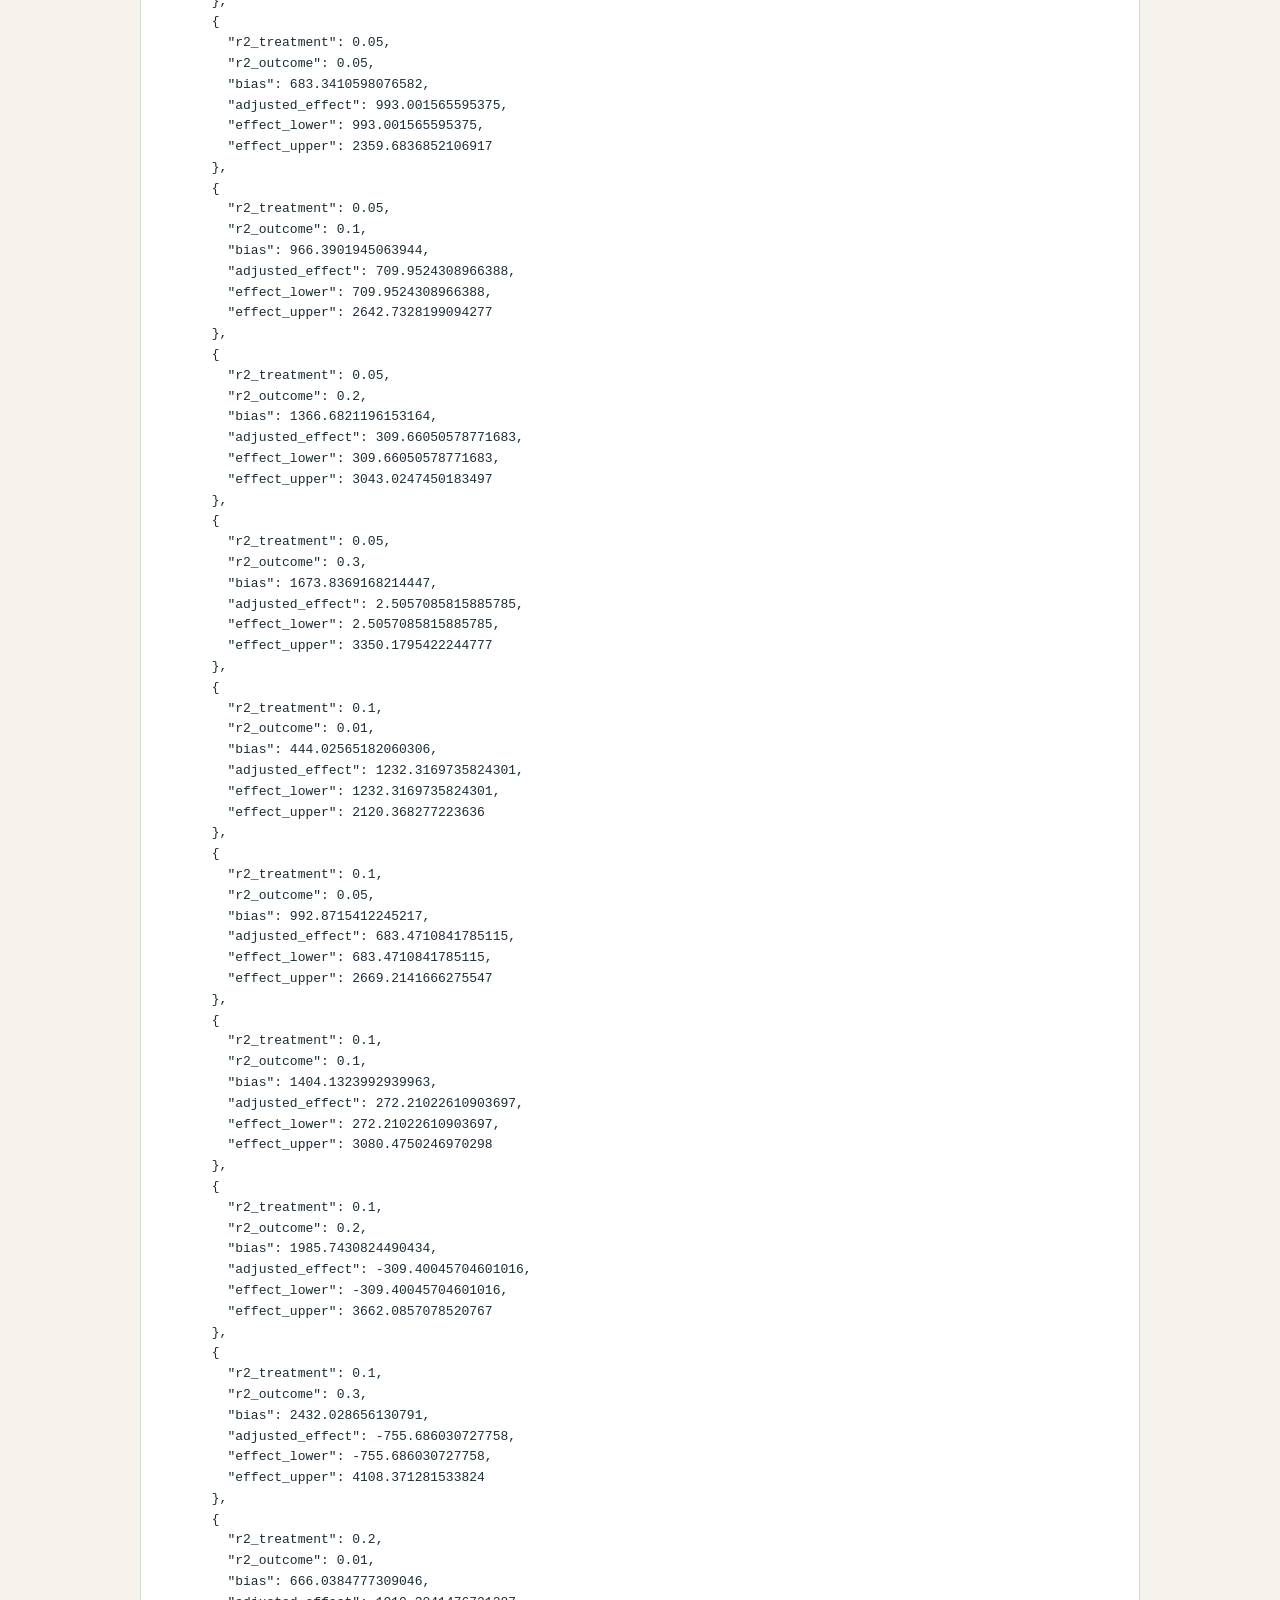
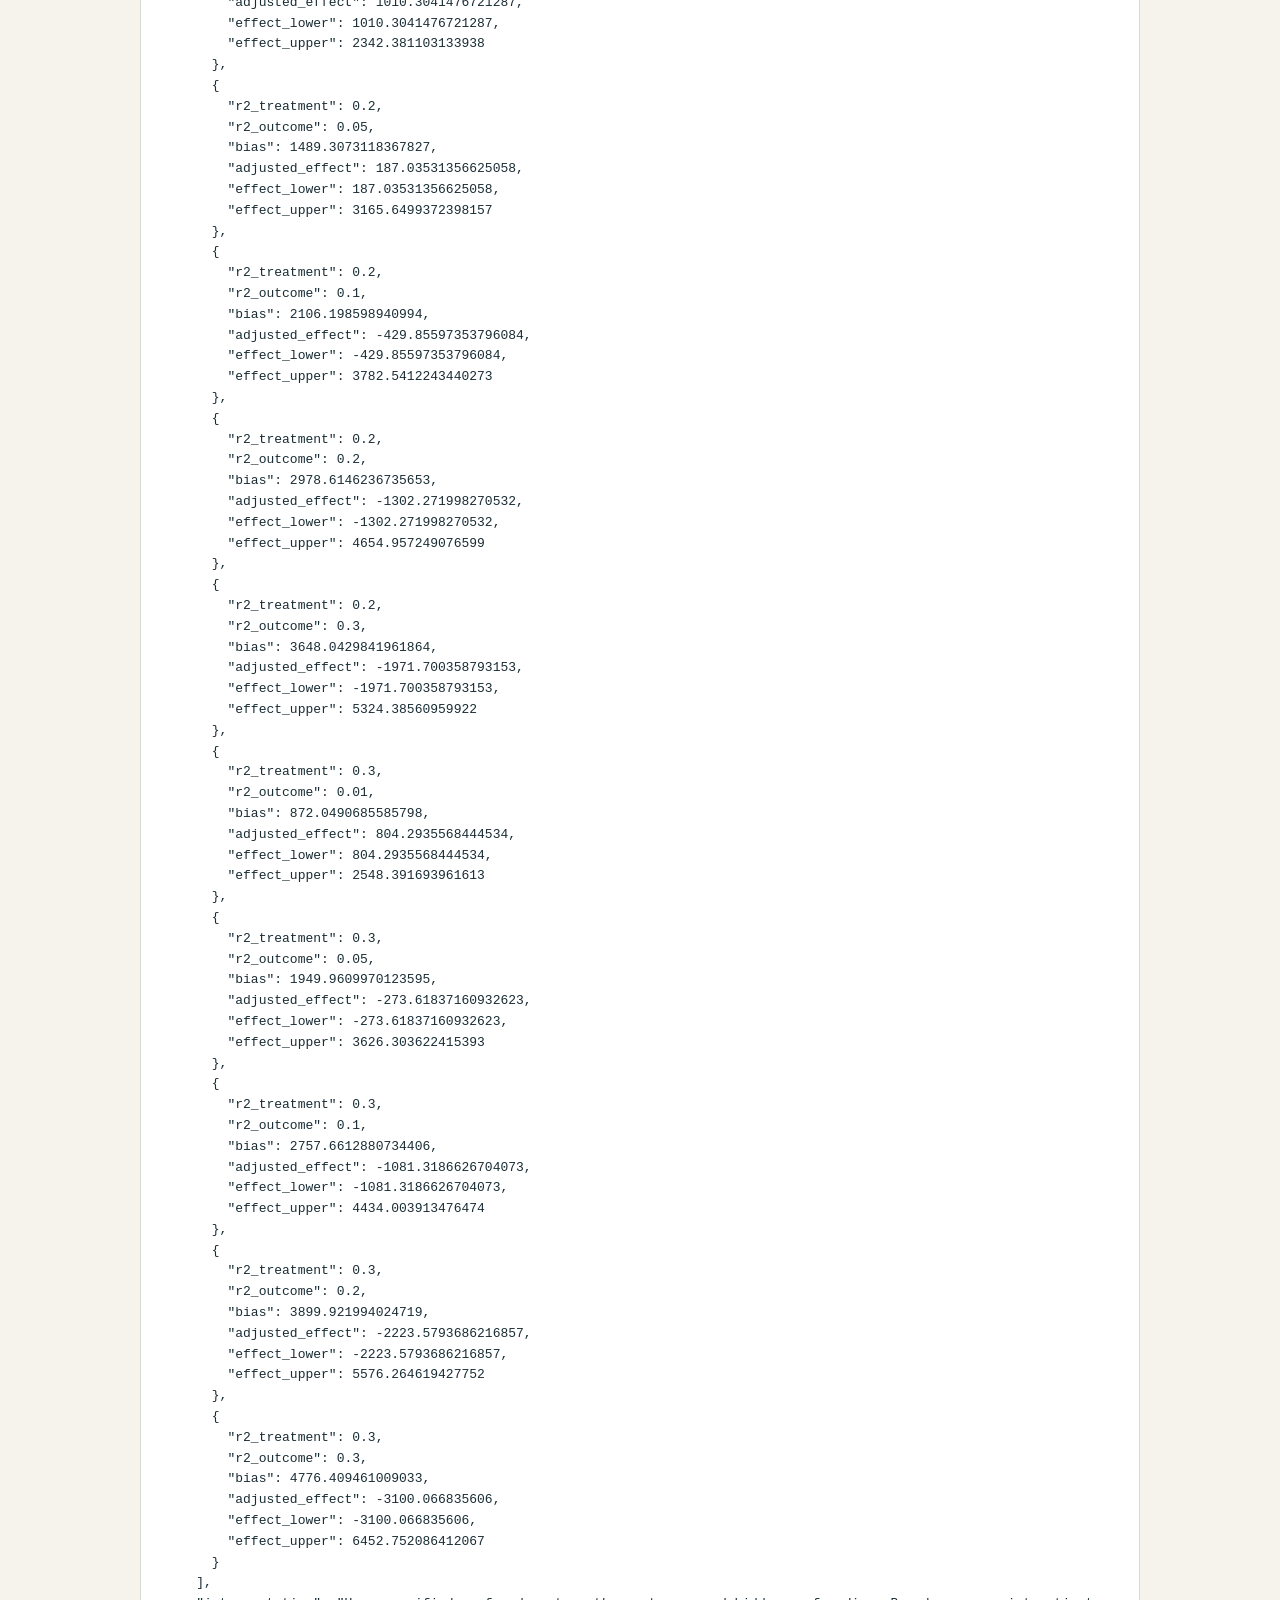
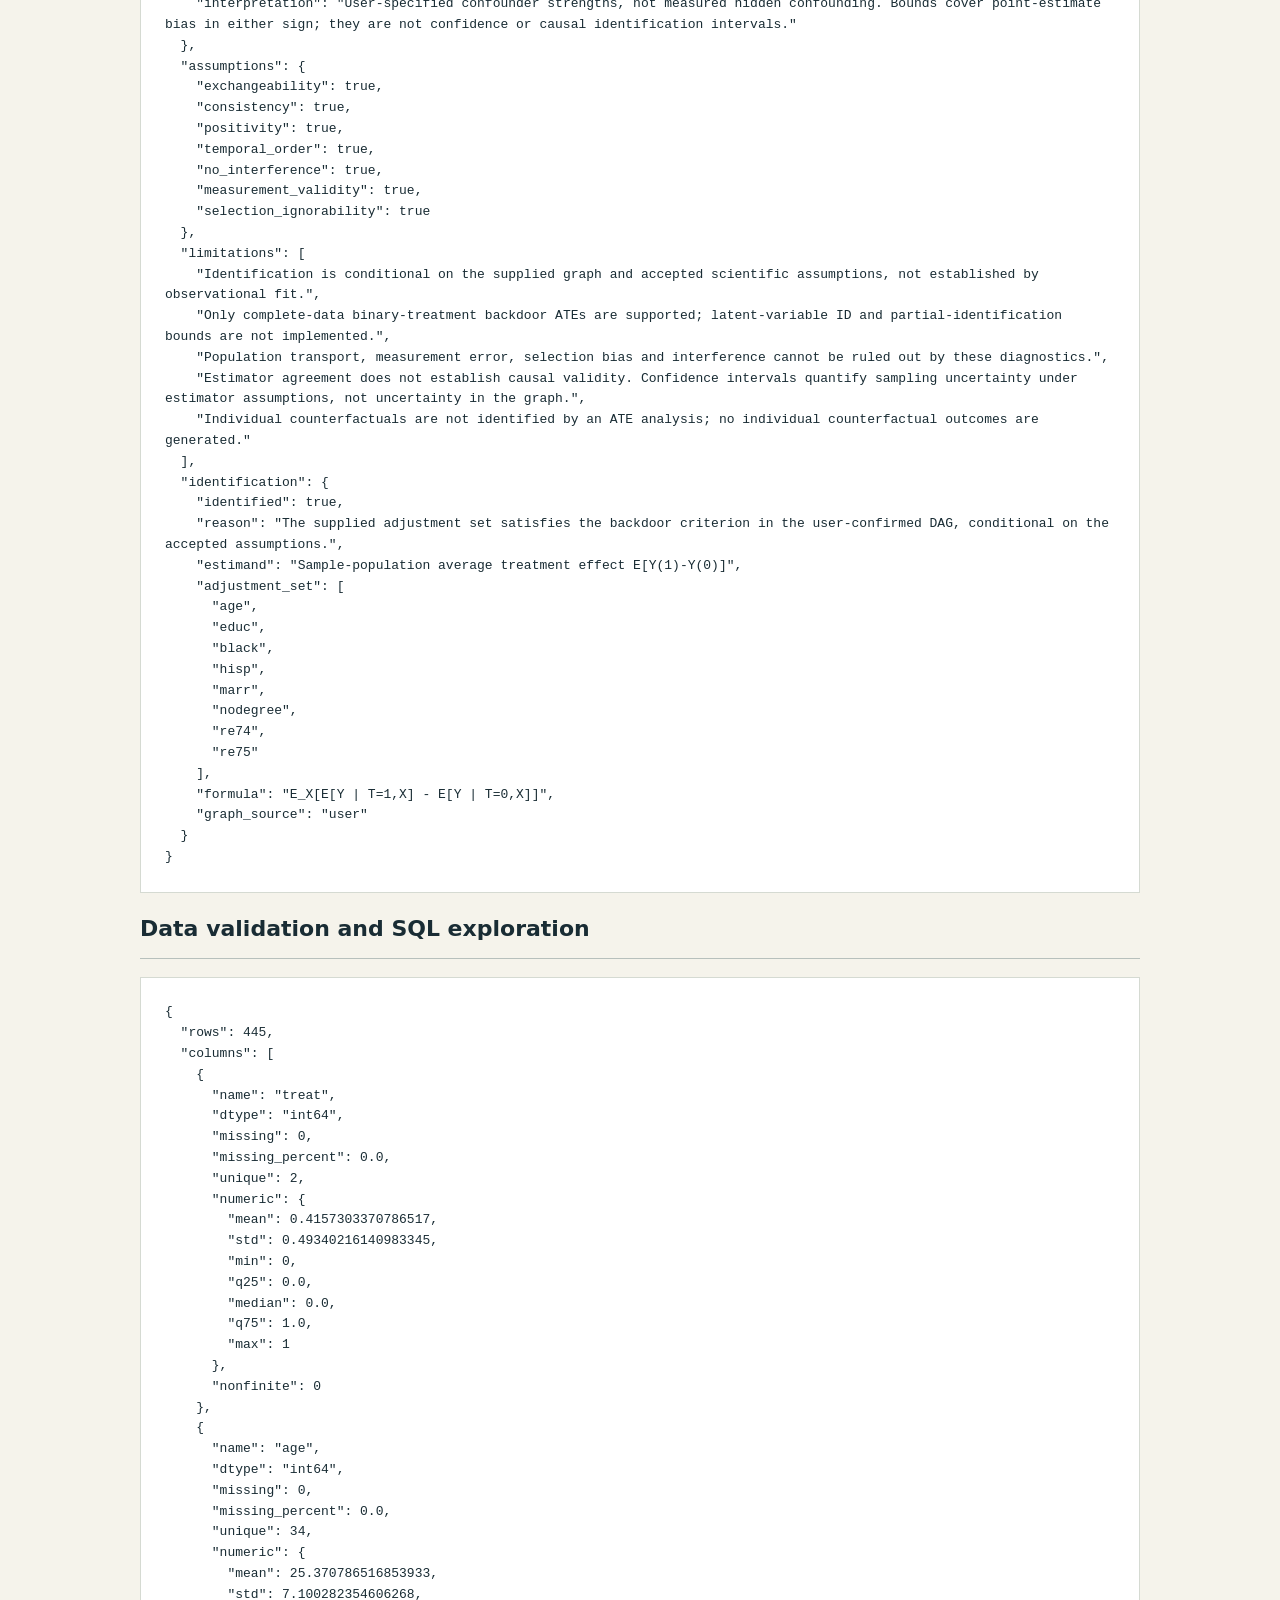
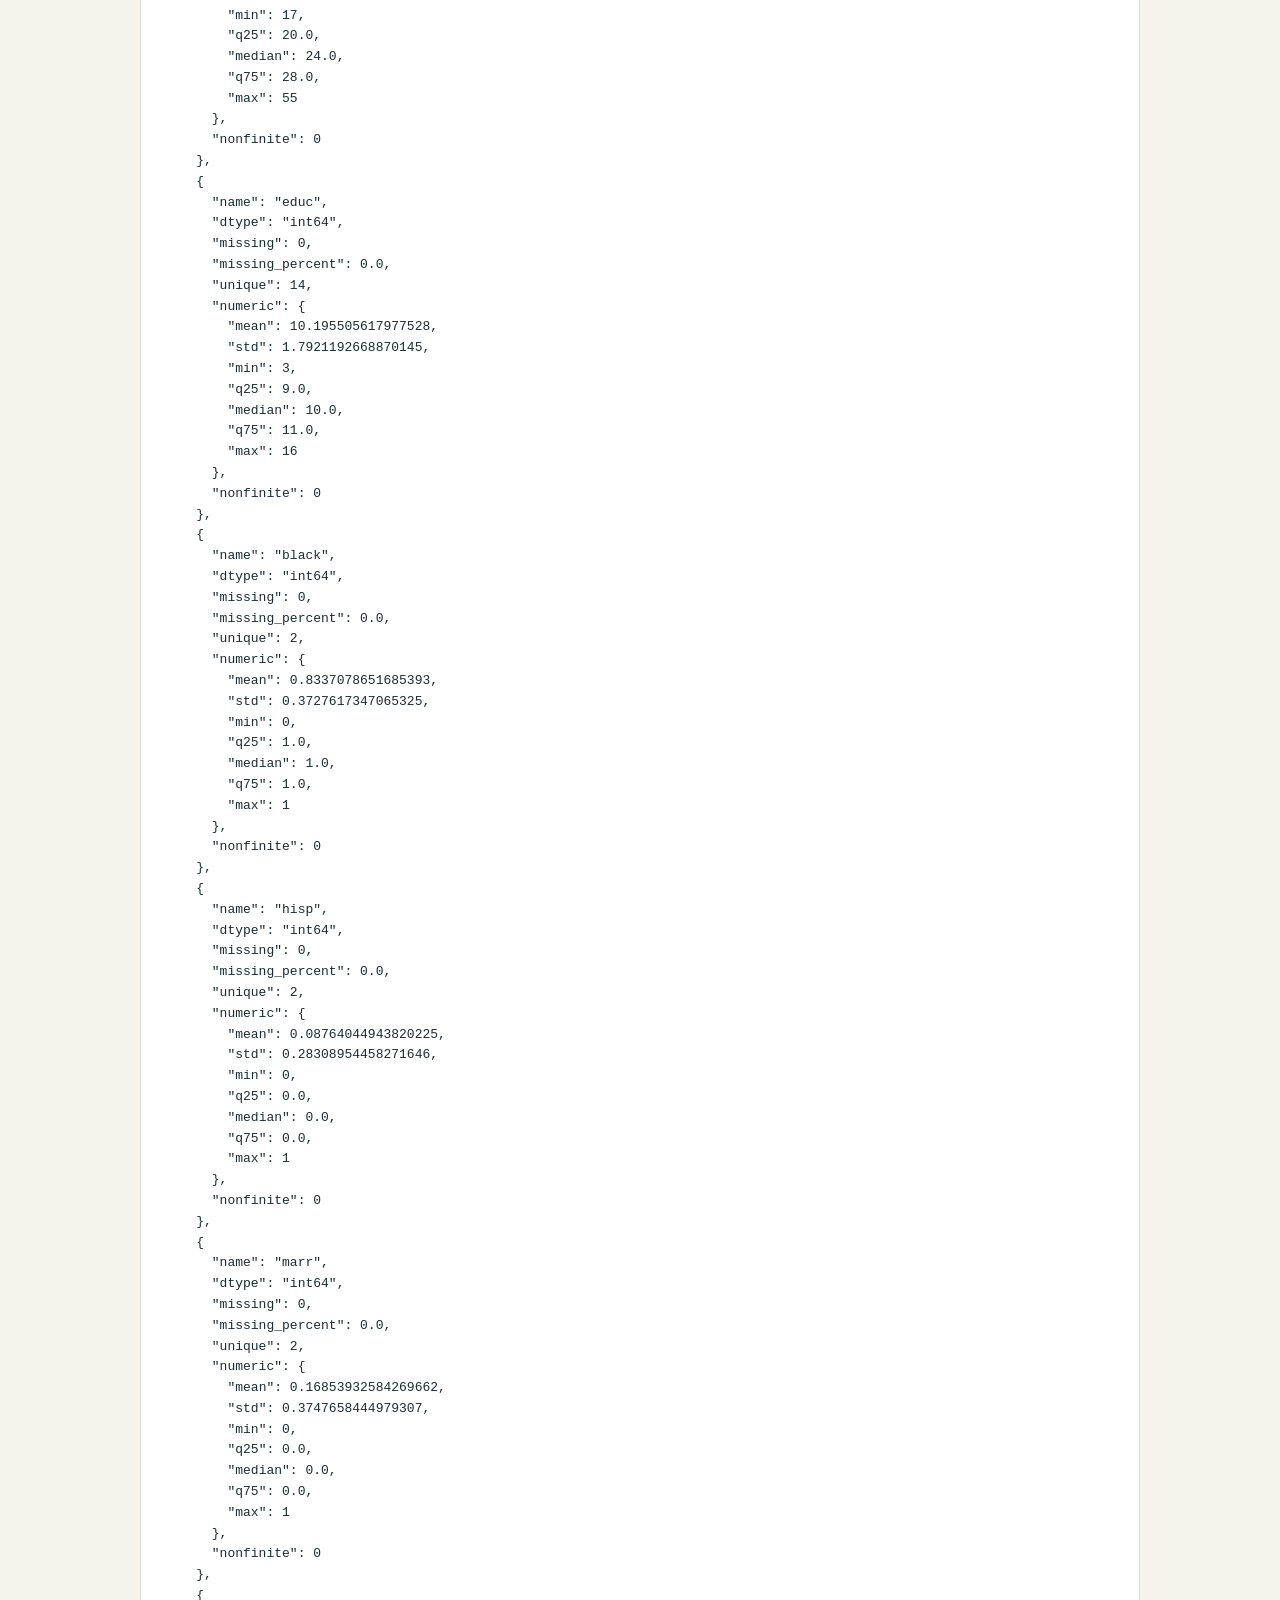
<file: docs/nsw-evidence.html>
<!doctype html><html lang="en"><meta charset="utf-8">
<meta name="viewport" content="width=device-width,initial-scale=1"><title>CAUSALOS · Research evidence</title>
<style>body{background:#f5f3eb;color:#192c34;font:16px/1.6 system-ui,sans-serif;max-width:1000px;margin:48px auto;padding:24px}
h1{font:64px Georgia,serif;margin:0}h2{font-size:22px;border-bottom:1px solid #b7c0bc;padding-bottom:12px}
pre{white-space:pre-wrap;overflow-wrap:anywhere;background:#fff;padding:24px;border:1px solid #d5dad2;font:13px/1.6 ui-monospace,monospace}
header p{max-width:700px}section{break-inside:avoid}@media print{body{margin:0;background:white}pre{font-size:10px}}</style>
<header><p>CAUSALOS LAB / EVIDENCE RECORD</p><h1>Research evidence.</h1>
<p>A portable record of assumptions, diagnostics, estimates and simulation. Conclusions apply only within the documented scope.</p>
<p>Generated 2026-10-26T21:13:56.494454+00:00</p></header><section><h2>Interpretation boundaries</h2><pre>{
  &quot;association&quot;: &quot;An observed relationship does not establish a causal effect.&quot;,
  &quot;identification&quot;: &quot;Identification is conditional on the supplied graph and explicit, partly untestable assumptions.&quot;,
  &quot;simulation&quot;: &quot;Intervention replay is simulated evidence within a specified finite model family, not real-world experimental verification.&quot;,
  &quot;counterfactuals&quot;: &quot;Individual counterfactual claims require an appropriate structural model; no individual counterfactual is inferred from an average treatment effect.&quot;
}</pre></section><section><h2>Dataset provenance</h2><pre>{
  &quot;rows&quot;: 445,
  &quot;columns&quot;: [
    &quot;treat&quot;,
    &quot;age&quot;,
    &quot;educ&quot;,
    &quot;black&quot;,
    &quot;hisp&quot;,
    &quot;marr&quot;,
    &quot;nodegree&quot;,
    &quot;re74&quot;,
    &quot;re75&quot;,
    &quot;re78&quot;
  ],
  &quot;sha256&quot;: &quot;60c4c2810ef8fa5d3c2005b7deeb4c69ed4a36422ea43932be15e90489e06052&quot;
}</pre></section><section><h2>Source and study metadata</h2><pre>{
  &quot;name&quot;: &quot;nsw&quot;,
  &quot;title&quot;: &quot;NSW job-training randomized experiment&quot;,
  &quot;kind&quot;: &quot;real_experimental&quot;,
  &quot;simulated&quot;: false,
  &quot;question&quot;: {
    &quot;treatment&quot;: &quot;treat&quot;,
    &quot;outcome&quot;: &quot;re78&quot;,
    &quot;covariates&quot;: [
      &quot;age&quot;,
      &quot;educ&quot;,
      &quot;black&quot;,
      &quot;hisp&quot;,
      &quot;marr&quot;,
      &quot;nodegree&quot;,
      &quot;re74&quot;,
      &quot;re75&quot;
    ],
    &quot;graph&quot;: {
      &quot;nodes&quot;: [
        &quot;age&quot;,
        &quot;educ&quot;,
        &quot;black&quot;,
        &quot;hisp&quot;,
        &quot;marr&quot;,
        &quot;nodegree&quot;,
        &quot;re74&quot;,
        &quot;re75&quot;,
        &quot;treat&quot;,
        &quot;re78&quot;
      ],
      &quot;edges&quot;: [
        [
          &quot;age&quot;,
          &quot;re78&quot;
        ],
        [
          &quot;educ&quot;,
          &quot;re78&quot;
        ],
        [
          &quot;black&quot;,
          &quot;re78&quot;
        ],
        [
          &quot;hisp&quot;,
          &quot;re78&quot;
        ],
        [
          &quot;marr&quot;,
          &quot;re78&quot;
        ],
        [
          &quot;nodegree&quot;,
          &quot;re78&quot;
        ],
        [
          &quot;re74&quot;,
          &quot;re78&quot;
        ],
        [
          &quot;re75&quot;,
          &quot;re78&quot;
        ],
        [
          &quot;treat&quot;,
          &quot;re78&quot;
        ]
      ],
      &quot;unresolved&quot;: [],
      &quot;latent&quot;: []
    },
    &quot;assumptions&quot;: {
      &quot;exchangeability&quot;: true,
      &quot;consistency&quot;: true,
      &quot;positivity&quot;: true,
      &quot;temporal_order&quot;: true,
      &quot;no_interference&quot;: true,
      &quot;measurement_validity&quot;: true,
      &quot;selection_ignorability&quot;: true
    },
    &quot;graph_source&quot;: &quot;user&quot;,
    &quot;seed&quot;: 42
  },
  &quot;provenance&quot;: {
    &quot;source&quot;: &quot;https://raw.githubusercontent.com/vincentarelbundock/Rdatasets/master/csv/causaldata/nsw_mixtape.csv&quot;,
    &quot;documentation&quot;: &quot;https://nickch-k.r-universe.dev/causaldata/doc/manual.html#nsw_mixtape&quot;,
    &quot;sha256&quot;: &quot;72efd333a4b94a2bee55149d3542021d0adde03201d010ebe971e3e863360cd6&quot;,
    &quot;license&quot;: &quot;causaldata: MIT + LICENSE; copyright 2021 Nick Huntington-Klein&quot;,
    &quot;original_study&quot;: &quot;LaLonde (1986), Evaluating the Econometric Evaluations of Training Programs with Experimental Data; Dehejia and Wahba (1999) restricted sample.&quot;,
    &quot;transformations&quot;: [
      &quot;Remove rownames and constant data_id labels; keep all 445 observations and all measured variables.&quot;
    ]
  },
  &quot;limitations&quot;: [
    &quot;Assumptions in this reproducible case are configured from the documented randomized study design; users must assess their relevance.&quot;,
    &quot;The estimand is the average effect in this selected randomized study sample, not a current labor-market policy forecast.&quot;,
    &quot;No ground-truth individual treatment effects or true population ATE are observed.&quot;,
    &quot;Earnings are in historical 1978 dollars. Heavy tails make finite-sample uncertainty important.&quot;
  ]
}</pre></section><section><h2>Causal question and identifying assumptions</h2><pre>{
  &quot;treatment&quot;: &quot;treat&quot;,
  &quot;outcome&quot;: &quot;re78&quot;,
  &quot;covariates&quot;: [
    &quot;age&quot;,
    &quot;educ&quot;,
    &quot;black&quot;,
    &quot;hisp&quot;,
    &quot;marr&quot;,
    &quot;nodegree&quot;,
    &quot;re74&quot;,
    &quot;re75&quot;
  ],
  &quot;graph&quot;: {
    &quot;nodes&quot;: [
      &quot;age&quot;,
      &quot;educ&quot;,
      &quot;black&quot;,
      &quot;hisp&quot;,
      &quot;marr&quot;,
      &quot;nodegree&quot;,
      &quot;re74&quot;,
      &quot;re75&quot;,
      &quot;treat&quot;,
      &quot;re78&quot;
    ],
    &quot;edges&quot;: [
      [
        &quot;age&quot;,
        &quot;re78&quot;
      ],
      [
        &quot;educ&quot;,
        &quot;re78&quot;
      ],
      [
        &quot;black&quot;,
        &quot;re78&quot;
      ],
      [
        &quot;hisp&quot;,
        &quot;re78&quot;
      ],
      [
        &quot;marr&quot;,
        &quot;re78&quot;
      ],
      [
        &quot;nodegree&quot;,
        &quot;re78&quot;
      ],
      [
        &quot;re74&quot;,
        &quot;re78&quot;
      ],
      [
        &quot;re75&quot;,
        &quot;re78&quot;
      ],
      [
        &quot;treat&quot;,
        &quot;re78&quot;
      ]
    ],
    &quot;unresolved&quot;: [],
    &quot;latent&quot;: []
  },
  &quot;assumptions&quot;: {
    &quot;exchangeability&quot;: true,
    &quot;consistency&quot;: true,
    &quot;positivity&quot;: true,
    &quot;temporal_order&quot;: true,
    &quot;no_interference&quot;: true,
    &quot;measurement_validity&quot;: true,
    &quot;selection_ignorability&quot;: true
  },
  &quot;graph_source&quot;: &quot;user&quot;,
  &quot;seed&quot;: 42
}</pre></section><section><h2>Analysis evidence</h2><pre>{
  &quot;status&quot;: &quot;identified&quot;,
  &quot;estimates&quot;: [
    {
      &quot;method&quot;: &quot;regression&quot;,
      &quot;estimate&quot;: 1676.3426254030333,
      &quot;se&quot;: 685.3024746500472,
      &quot;ci&quot;: [
        333.1497750889407,
        3019.535475717126
      ],
      &quot;confidence_level&quot;: 0.95,
      &quot;target&quot;: &quot;ATE&quot;,
      &quot;assumptions&quot;: &quot;Additive linear conditional mean; HC3 heteroskedasticity-robust normal interval. A constant effect or correct additive outcome specification is required.&quot;
    },
    {
      &quot;method&quot;: &quot;ipw&quot;,
      &quot;estimate&quot;: 1612.434785031361,
      &quot;se&quot;: 701.0632420939442,
      &quot;ci&quot;: [
        158.45525150561897,
        3008.1766183708255
      ],
      &quot;confidence_level&quot;: 0.95,
      &quot;target&quot;: &quot;ATE&quot;,
      &quot;assumptions&quot;: &quot;Horvitz-Thompson ATE; correctly specified logistic propensity; propensity clipped at [0.01,0.99]. Stratified pairs bootstrap (80 refits), percentile interval.&quot;
    },
    {
      &quot;method&quot;: &quot;aipw&quot;,
      &quot;estimate&quot;: 1618.9969088854534,
      &quot;se&quot;: 671.5407653631578,
      &quot;ci&quot;: [
        302.7770087736642,
        2935.216808997243
      ],
      &quot;confidence_level&quot;: 0.95,
      &quot;target&quot;: &quot;ATE&quot;,
      &quot;assumptions&quot;: &quot;Parametric augmented IPW with logistic treatment model and separate linear outcome models. The point estimate is doubly robust under a correct propensity or outcome model; the displayed simple influence-score interval additionally needs both parametric nuisance models correct (or negligible nuisance bias) and regularity.&quot;
    },
    {
      &quot;method&quot;: &quot;dml&quot;,
      &quot;estimate&quot;: 1540.2080991816854,
      &quot;se&quot;: 713.244292965342,
      &quot;ci&quot;: [
        142.24928496961525,
        2938.1669133937557
      ],
      &quot;confidence_level&quot;: 0.95,
      &quot;target&quot;: &quot;ATE&quot;,
      &quot;assumptions&quot;: &quot;Cross-fitted interactive-regression-model ATE / orthogonal AIPW score; 5 stratified folds, random-forest outcomes and logistic propensity. Asymptotic influence-score interval needs nuisance-rate and overlap assumptions; finite-sample coverage is not guaranteed.&quot;
    }
  ],
  &quot;diagnostics&quot;: {
    &quot;n&quot;: 445,
    &quot;treated&quot;: 185,
    &quot;control&quot;: 260,
    &quot;association&quot;: {
      &quot;method&quot;: &quot;unadjusted_association&quot;,
      &quot;estimate&quot;: 1794.3423818501024,
      &quot;se&quot;: 670.9965444673315,
      &quot;ci&quot;: [
        479.18915469413264,
        3109.4956090060723
      ],
      &quot;confidence_level&quot;: 0.95,
      &quot;target&quot;: &quot;association&quot;,
      &quot;assumptions&quot;: &quot;Unadjusted difference in sample means; association alone does not establish causality.&quot;
    },
    &quot;overlap&quot;: {
      &quot;min&quot;: 0.19480376672858057,
      &quot;max&quot;: 0.6757930344092863,
      &quot;outside_005_095&quot;: 0.0,
      &quot;clipped_fraction&quot;: 0.0,
      &quot;effective_sample_size_treated&quot;: 175.98990358929706,
      &quot;effective_sample_size_control&quot;: 251.5035600916609,
      &quot;proves_positivity&quot;: false
    },
    &quot;balance&quot;: [
      {
        &quot;variable&quot;: &quot;age&quot;,
        &quot;smd_before&quot;: 0.10727712146617467,
        &quot;smd_after_ipw&quot;: -0.0005798262534348864
      },
      {
        &quot;variable&quot;: &quot;educ&quot;,
        &quot;smd_before&quot;: 0.14121982079828682,
        &quot;smd_after_ipw&quot;: 0.00205860558751715
      },
      {
        &quot;variable&quot;: &quot;black&quot;,
        &quot;smd_before&quot;: 0.04388661137007063,
        &quot;smd_after_ipw&quot;: -0.0014311774227682725
      },
      {
        &quot;variable&quot;: &quot;hisp&quot;,
        &quot;smd_before&quot;: -0.1745610713731719,
        &quot;smd_after_ipw&quot;: 0.0007458485117340975
      },
      {
        &quot;variable&quot;: &quot;marr&quot;,
        &quot;smd_before&quot;: 0.09364070075641238,
        &quot;smd_after_ipw&quot;: 0.005861701920815612
      },
      {
        &quot;variable&quot;: &quot;nodegree&quot;,
        &quot;smd_before&quot;: -0.30398643906182043,
        &quot;smd_after_ipw&quot;: -0.00024458118085037564
      },
      {
        &quot;variable&quot;: &quot;re74&quot;,
        &quot;smd_before&quot;: -0.0021599489524727986,
        &quot;smd_after_ipw&quot;: -0.0007214881376025139
      },
      {
        &quot;variable&quot;: &quot;re75&quot;,
        &quot;smd_before&quot;: 0.08386324067125678,
        &quot;smd_after_ipw&quot;: 0.00900801251517514
      }
    ],
    &quot;rows_dropped&quot;: 0
  },
  &quot;refutation&quot;: {
    &quot;placebo&quot;: {
      &quot;method&quot;: &quot;permuted_treatment_regression&quot;,
      &quot;estimate&quot;: 773.360619406154,
      &quot;se&quot;: 667.7015949130927,
      &quot;ci&quot;: [
        -535.3345066235077,
        2082.055745435816
      ],
      &quot;confidence_level&quot;: 0.95,
      &quot;target&quot;: &quot;ATE&quot;,
      &quot;assumptions&quot;: &quot;One seeded treatment permutation; detects gross estimator artifacts, cannot validate exchangeability.&quot;,
      &quot;includes_zero&quot;: true
    },
    &quot;subset&quot;: {
      &quot;method&quot;: &quot;random_80_percent_regression&quot;,
      &quot;estimate&quot;: 1564.8163993283006,
      &quot;se&quot;: 688.1619741761051,
      &quot;ci&quot;: [
        216.0189299431347,
        2913.613868713466
      ],
      &quot;confidence_level&quot;: 0.95,
      &quot;target&quot;: &quot;ATE&quot;,
      &quot;assumptions&quot;: &quot;Seeded 80% subset stability check; not an independent replication.&quot;
    },
    &quot;interpretation&quot;: &quot;Passing a refutation check does not prove the causal assumptions. A failed check prompts investigation.&quot;
  },
  &quot;sensitivity&quot;: {
    &quot;model&quot;: &quot;Single omitted-variable linear-model bias envelope using specified partial R-squared values (Cinelli &amp; Hazlett, 2020).&quot;,
    &quot;grid&quot;: [
      {
        &quot;r2_treatment&quot;: 0.01,
        &quot;r2_outcome&quot;: 0.01,
        &quot;bias&quot;: 133.87877130744792,
        &quot;adjusted_effect&quot;: 1542.4638540955852,
        &quot;effect_lower&quot;: 1542.4638540955852,
        &quot;effect_upper&quot;: 1810.2213967104813
      },
      {
        &quot;r2_treatment&quot;: 0.01,
        &quot;r2_outcome&quot;: 0.05,
        &quot;bias&quot;: 299.362033387602,
        &quot;adjusted_effect&quot;: 1376.9805920154313,
        &quot;effect_lower&quot;: 1376.9805920154313,
        &quot;effect_upper&quot;: 1975.7046587906352
      },
      {
        &quot;r2_treatment&quot;: 0.01,
        &quot;r2_outcome&quot;: 0.1,
        &quot;bias&quot;: 423.361847676334,
        &quot;adjusted_effect&quot;: 1252.9807777266992,
        &quot;effect_lower&quot;: 1252.9807777266992,
        &quot;effect_upper&quot;: 2099.7044730793673
      },
      {
        &quot;r2_treatment&quot;: 0.01,
        &quot;r2_outcome&quot;: 0.2,
        &quot;bias&quot;: 598.724066775204,
        &quot;adjusted_effect&quot;: 1077.6185586278293,
        &quot;effect_lower&quot;: 1077.6185586278293,
        &quot;effect_upper&quot;: 2275.066692178237
      },
      {
        &quot;r2_treatment&quot;: 0.01,
        &quot;r2_outcome&quot;: 0.3,
        &quot;bias&quot;: 733.2842301616463,
        &quot;adjusted_effect&quot;: 943.058395241387,
        &quot;effect_lower&quot;: 943.058395241387,
        &quot;effect_upper&quot;: 2409.6268555646793
      },
      {
        &quot;r2_treatment&quot;: 0.05,
        &quot;r2_outcome&quot;: 0.01,
        &quot;bias&quot;: 305.5994123093345,
        &quot;adjusted_effect&quot;: 1370.7432130936986,
        &quot;effect_lower&quot;: 1370.7432130936986,
        &quot;effect_upper&quot;: 1981.942037712368
      },
      {
        &quot;r2_treatment&quot;: 0.05,
        &quot;r2_outcome&quot;: 0.05,
        &quot;bias&quot;: 683.3410598076582,
        &quot;adjusted_effect&quot;: 993.001565595375,
        &quot;effect_lower&quot;: 993.001565595375,
        &quot;effect_upper&quot;: 2359.6836852106917
      },
      {
        &quot;r2_treatment&quot;: 0.05,
        &quot;r2_outcome&quot;: 0.1,
        &quot;bias&quot;: 966.3901945063944,
        &quot;adjusted_effect&quot;: 709.9524308966388,
        &quot;effect_lower&quot;: 709.9524308966388,
        &quot;effect_upper&quot;: 2642.7328199094277
      },
      {
        &quot;r2_treatment&quot;: 0.05,
        &quot;r2_outcome&quot;: 0.2,
        &quot;bias&quot;: 1366.6821196153164,
        &quot;adjusted_effect&quot;: 309.66050578771683,
        &quot;effect_lower&quot;: 309.66050578771683,
        &quot;effect_upper&quot;: 3043.0247450183497
      },
      {
        &quot;r2_treatment&quot;: 0.05,
        &quot;r2_outcome&quot;: 0.3,
        &quot;bias&quot;: 1673.8369168214447,
        &quot;adjusted_effect&quot;: 2.5057085815885785,
        &quot;effect_lower&quot;: 2.5057085815885785,
        &quot;effect_upper&quot;: 3350.1795422244777
      },
      {
        &quot;r2_treatment&quot;: 0.1,
        &quot;r2_outcome&quot;: 0.01,
        &quot;bias&quot;: 444.02565182060306,
        &quot;adjusted_effect&quot;: 1232.3169735824301,
        &quot;effect_lower&quot;: 1232.3169735824301,
        &quot;effect_upper&quot;: 2120.368277223636
      },
      {
        &quot;r2_treatment&quot;: 0.1,
        &quot;r2_outcome&quot;: 0.05,
        &quot;bias&quot;: 992.8715412245217,
        &quot;adjusted_effect&quot;: 683.4710841785115,
        &quot;effect_lower&quot;: 683.4710841785115,
        &quot;effect_upper&quot;: 2669.2141666275547
      },
      {
        &quot;r2_treatment&quot;: 0.1,
        &quot;r2_outcome&quot;: 0.1,
        &quot;bias&quot;: 1404.1323992939963,
        &quot;adjusted_effect&quot;: 272.21022610903697,
        &quot;effect_lower&quot;: 272.21022610903697,
        &quot;effect_upper&quot;: 3080.4750246970298
      },
      {
        &quot;r2_treatment&quot;: 0.1,
        &quot;r2_outcome&quot;: 0.2,
        &quot;bias&quot;: 1985.7430824490434,
        &quot;adjusted_effect&quot;: -309.40045704601016,
        &quot;effect_lower&quot;: -309.40045704601016,
        &quot;effect_upper&quot;: 3662.0857078520767
      },
      {
        &quot;r2_treatment&quot;: 0.1,
        &quot;r2_outcome&quot;: 0.3,
        &quot;bias&quot;: 2432.028656130791,
        &quot;adjusted_effect&quot;: -755.686030727758,
        &quot;effect_lower&quot;: -755.686030727758,
        &quot;effect_upper&quot;: 4108.371281533824
      },
      {
        &quot;r2_treatment&quot;: 0.2,
        &quot;r2_outcome&quot;: 0.01,
        &quot;bias&quot;: 666.0384777309046,
        &quot;adjusted_effect&quot;: 1010.3041476721287,
        &quot;effect_lower&quot;: 1010.3041476721287,
        &quot;effect_upper&quot;: 2342.381103133938
      },
      {
        &quot;r2_treatment&quot;: 0.2,
        &quot;r2_outcome&quot;: 0.05,
        &quot;bias&quot;: 1489.3073118367827,
        &quot;adjusted_effect&quot;: 187.03531356625058,
        &quot;effect_lower&quot;: 187.03531356625058,
        &quot;effect_upper&quot;: 3165.6499372398157
      },
      {
        &quot;r2_treatment&quot;: 0.2,
        &quot;r2_outcome&quot;: 0.1,
        &quot;bias&quot;: 2106.198598940994,
        &quot;adjusted_effect&quot;: -429.85597353796084,
        &quot;effect_lower&quot;: -429.85597353796084,
        &quot;effect_upper&quot;: 3782.5412243440273
      },
      {
        &quot;r2_treatment&quot;: 0.2,
        &quot;r2_outcome&quot;: 0.2,
        &quot;bias&quot;: 2978.6146236735653,
        &quot;adjusted_effect&quot;: -1302.271998270532,
        &quot;effect_lower&quot;: -1302.271998270532,
        &quot;effect_upper&quot;: 4654.957249076599
      },
      {
        &quot;r2_treatment&quot;: 0.2,
        &quot;r2_outcome&quot;: 0.3,
        &quot;bias&quot;: 3648.0429841961864,
        &quot;adjusted_effect&quot;: -1971.700358793153,
        &quot;effect_lower&quot;: -1971.700358793153,
        &quot;effect_upper&quot;: 5324.38560959922
      },
      {
        &quot;r2_treatment&quot;: 0.3,
        &quot;r2_outcome&quot;: 0.01,
        &quot;bias&quot;: 872.0490685585798,
        &quot;adjusted_effect&quot;: 804.2935568444534,
        &quot;effect_lower&quot;: 804.2935568444534,
        &quot;effect_upper&quot;: 2548.391693961613
      },
      {
        &quot;r2_treatment&quot;: 0.3,
        &quot;r2_outcome&quot;: 0.05,
        &quot;bias&quot;: 1949.9609970123595,
        &quot;adjusted_effect&quot;: -273.61837160932623,
        &quot;effect_lower&quot;: -273.61837160932623,
        &quot;effect_upper&quot;: 3626.303622415393
      },
      {
        &quot;r2_treatment&quot;: 0.3,
        &quot;r2_outcome&quot;: 0.1,
        &quot;bias&quot;: 2757.6612880734406,
        &quot;adjusted_effect&quot;: -1081.3186626704073,
        &quot;effect_lower&quot;: -1081.3186626704073,
        &quot;effect_upper&quot;: 4434.003913476474
      },
      {
        &quot;r2_treatment&quot;: 0.3,
        &quot;r2_outcome&quot;: 0.2,
        &quot;bias&quot;: 3899.921994024719,
        &quot;adjusted_effect&quot;: -2223.5793686216857,
        &quot;effect_lower&quot;: -2223.5793686216857,
        &quot;effect_upper&quot;: 5576.264619427752
      },
      {
        &quot;r2_treatment&quot;: 0.3,
        &quot;r2_outcome&quot;: 0.3,
        &quot;bias&quot;: 4776.409461009033,
        &quot;adjusted_effect&quot;: -3100.066835606,
        &quot;effect_lower&quot;: -3100.066835606,
        &quot;effect_upper&quot;: 6452.752086412067
      }
    ],
    &quot;interpretation&quot;: &quot;User-specified confounder strengths, not measured hidden confounding. Bounds cover point-estimate bias in either sign; they are not confidence or causal identification intervals.&quot;
  },
  &quot;assumptions&quot;: {
    &quot;exchangeability&quot;: true,
    &quot;consistency&quot;: true,
    &quot;positivity&quot;: true,
    &quot;temporal_order&quot;: true,
    &quot;no_interference&quot;: true,
    &quot;measurement_validity&quot;: true,
    &quot;selection_ignorability&quot;: true
  },
  &quot;limitations&quot;: [
    &quot;Identification is conditional on the supplied graph and accepted scientific assumptions, not established by observational fit.&quot;,
    &quot;Only complete-data binary-treatment backdoor ATEs are supported; latent-variable ID and partial-identification bounds are not implemented.&quot;,
    &quot;Population transport, measurement error, selection bias and interference cannot be ruled out by these diagnostics.&quot;,
    &quot;Estimator agreement does not establish causal validity. Confidence intervals quantify sampling uncertainty under estimator assumptions, not uncertainty in the graph.&quot;,
    &quot;Individual counterfactuals are not identified by an ATE analysis; no individual counterfactual outcomes are generated.&quot;
  ],
  &quot;identification&quot;: {
    &quot;identified&quot;: true,
    &quot;reason&quot;: &quot;The supplied adjustment set satisfies the backdoor criterion in the user-confirmed DAG, conditional on the accepted assumptions.&quot;,
    &quot;estimand&quot;: &quot;Sample-population average treatment effect E[Y(1)-Y(0)]&quot;,
    &quot;adjustment_set&quot;: [
      &quot;age&quot;,
      &quot;educ&quot;,
      &quot;black&quot;,
      &quot;hisp&quot;,
      &quot;marr&quot;,
      &quot;nodegree&quot;,
      &quot;re74&quot;,
      &quot;re75&quot;
    ],
    &quot;formula&quot;: &quot;E_X[E[Y | T=1,X] - E[Y | T=0,X]]&quot;,
    &quot;graph_source&quot;: &quot;user&quot;
  }
}</pre></section><section><h2>Data validation and SQL exploration</h2><pre>{
  &quot;rows&quot;: 445,
  &quot;columns&quot;: [
    {
      &quot;name&quot;: &quot;treat&quot;,
      &quot;dtype&quot;: &quot;int64&quot;,
      &quot;missing&quot;: 0,
      &quot;missing_percent&quot;: 0.0,
      &quot;unique&quot;: 2,
      &quot;numeric&quot;: {
        &quot;mean&quot;: 0.4157303370786517,
        &quot;std&quot;: 0.49340216140983345,
        &quot;min&quot;: 0,
        &quot;q25&quot;: 0.0,
        &quot;median&quot;: 0.0,
        &quot;q75&quot;: 1.0,
        &quot;max&quot;: 1
      },
      &quot;nonfinite&quot;: 0
    },
    {
      &quot;name&quot;: &quot;age&quot;,
      &quot;dtype&quot;: &quot;int64&quot;,
      &quot;missing&quot;: 0,
      &quot;missing_percent&quot;: 0.0,
      &quot;unique&quot;: 34,
      &quot;numeric&quot;: {
        &quot;mean&quot;: 25.370786516853933,
        &quot;std&quot;: 7.100282354606268,
        &quot;min&quot;: 17,
        &quot;q25&quot;: 20.0,
        &quot;median&quot;: 24.0,
        &quot;q75&quot;: 28.0,
        &quot;max&quot;: 55
      },
      &quot;nonfinite&quot;: 0
    },
    {
      &quot;name&quot;: &quot;educ&quot;,
      &quot;dtype&quot;: &quot;int64&quot;,
      &quot;missing&quot;: 0,
      &quot;missing_percent&quot;: 0.0,
      &quot;unique&quot;: 14,
      &quot;numeric&quot;: {
        &quot;mean&quot;: 10.195505617977528,
        &quot;std&quot;: 1.7921192668870145,
        &quot;min&quot;: 3,
        &quot;q25&quot;: 9.0,
        &quot;median&quot;: 10.0,
        &quot;q75&quot;: 11.0,
        &quot;max&quot;: 16
      },
      &quot;nonfinite&quot;: 0
    },
    {
      &quot;name&quot;: &quot;black&quot;,
      &quot;dtype&quot;: &quot;int64&quot;,
      &quot;missing&quot;: 0,
      &quot;missing_percent&quot;: 0.0,
      &quot;unique&quot;: 2,
      &quot;numeric&quot;: {
        &quot;mean&quot;: 0.8337078651685393,
        &quot;std&quot;: 0.3727617347065325,
        &quot;min&quot;: 0,
        &quot;q25&quot;: 1.0,
        &quot;median&quot;: 1.0,
        &quot;q75&quot;: 1.0,
        &quot;max&quot;: 1
      },
      &quot;nonfinite&quot;: 0
    },
    {
      &quot;name&quot;: &quot;hisp&quot;,
      &quot;dtype&quot;: &quot;int64&quot;,
      &quot;missing&quot;: 0,
      &quot;missing_percent&quot;: 0.0,
      &quot;unique&quot;: 2,
      &quot;numeric&quot;: {
        &quot;mean&quot;: 0.08764044943820225,
        &quot;std&quot;: 0.28308954458271646,
        &quot;min&quot;: 0,
        &quot;q25&quot;: 0.0,
        &quot;median&quot;: 0.0,
        &quot;q75&quot;: 0.0,
        &quot;max&quot;: 1
      },
      &quot;nonfinite&quot;: 0
    },
    {
      &quot;name&quot;: &quot;marr&quot;,
      &quot;dtype&quot;: &quot;int64&quot;,
      &quot;missing&quot;: 0,
      &quot;missing_percent&quot;: 0.0,
      &quot;unique&quot;: 2,
      &quot;numeric&quot;: {
        &quot;mean&quot;: 0.16853932584269662,
        &quot;std&quot;: 0.3747658444979307,
        &quot;min&quot;: 0,
        &quot;q25&quot;: 0.0,
        &quot;median&quot;: 0.0,
        &quot;q75&quot;: 0.0,
        &quot;max&quot;: 1
      },
      &quot;nonfinite&quot;: 0
    },
    {
      &quot;name&quot;: &quot;nodegree&quot;,
      &quot;dtype&quot;: &quot;int64&quot;,
      &quot;missing&quot;: 0,
      &quot;missing_percent&quot;: 0.0,
      &quot;unique&quot;: 2,
      &quot;numeric&quot;: {
        &quot;mean&quot;: 0.7820224719101123,
        &quot;std&quot;: 0.41333672924883913,
        &quot;min&quot;: 0,
        &quot;q25&quot;: 1.0,
        &quot;median&quot;: 1.0,
        &quot;q75&quot;: 1.0,
        &quot;max&quot;: 1
      },
      &quot;nonfinite&quot;: 0
    },
    {
      &quot;name&quot;: &quot;re74&quot;,
      &quot;dtype&quot;: &quot;float64&quot;,
      &quot;missing&quot;: 0,
      &quot;missing_percent&quot;: 0.0,
      &quot;unique&quot;: 115,
      &quot;numeric&quot;: {
        &quot;mean&quot;: 2102.2653091945003,
        &quot;std&quot;: 5363.582366425955,
        &quot;min&quot;: 0.0,
        &quot;q25&quot;: 0.0,
        &quot;median&quot;: 0.0,
        &quot;q75&quot;: 824.388916015625,
        &quot;max&quot;: 39570.6796875
      },
      &quot;nonfinite&quot;: 0
    },
    {
      &quot;name&quot;: &quot;re75&quot;,
      &quot;dtype&quot;: &quot;float64&quot;,
      &quot;missing&quot;: 0,
      &quot;missing_percent&quot;: 0.0,
      &quot;unique&quot;: 155,
      &quot;numeric&quot;: {
        &quot;mean&quot;: 1377.1383746029285,
        &quot;std&quot;: 3150.9608004400393,
        &quot;min&quot;: 0.0,
        &quot;q25&quot;: 0.0,
        &quot;median&quot;: 0.0,
        &quot;q75&quot;: 1220.8360595703125,
        &quot;max&quot;: 25142.240234375
      },
      &quot;nonfinite&quot;: 0
    },
    {
      &quot;name&quot;: &quot;re78&quot;,
      &quot;dtype&quot;: &quot;float64&quot;,
      &quot;missing&quot;: 0,
      &quot;missing_percent&quot;: 0.0,
      &quot;unique&quot;: 308,
      &quot;numeric&quot;: {
        &quot;mean&quot;: 5300.763683456249,
        &quot;std&quot;: 6631.491680617359,
        &quot;min&quot;: 0.0,
        &quot;q25&quot;: 0.0,
        &quot;median&quot;: 3701.81201171875,
        &quot;q75&quot;: 8124.71484375,
        &quot;max&quot;: 60307.9296875
      },
      &quot;nonfinite&quot;: 0
    }
  ],
  &quot;duplicates&quot;: 15,
  &quot;correlation&quot;: {
    &quot;columns&quot;: [
      &quot;treat&quot;,
      &quot;age&quot;,
      &quot;educ&quot;,
      &quot;black&quot;,
      &quot;hisp&quot;,
      &quot;marr&quot;,
      &quot;nodegree&quot;,
      &quot;re74&quot;,
      &quot;re75&quot;,
      &quot;re78&quot;
    ],
    &quot;values&quot;: [
      [
        1.0,
        0.05297747579341063,
        0.07089001582065661,
        0.021602017018397087,
        -0.08406595024241921,
        0.04653126821735741,
        -0.15101238105840728,
        -0.0010535708763148586,
        0.04151868749544183,
        0.13350426301548
      ],
      [
        0.05297747579341063,
        1.0,
        0.022964323735727085,
        0.0871710012631811,
        -0.09015737277730294,
        0.2100716544228861,
        -0.11283772491611535,
        -0.0012287824201481145,
        0.05262571956121891,
        0.05716566734553951
      ],
      [
        0.07089001582065661,
        0.022964323735727085,
        1.0,
        0.045404935550961076,
        -0.1448348494716843,
        0.08161285363241096,
        -0.6355754526215887,
        0.041189305781315924,
        0.02585520751889163,
        0.11616561719533548
      ],
      [
        0.021602017018397087,
        0.0871710012631811,
        0.045404935550961076,
        1.0,
        -0.6939694969003644,
        0.02373050561282277,
        0.041948128864361216,
        0.005445734188347367,
        -0.056388707983944714,
        -0.1149577253842137
      ],
      [
        -0.08406595024241921,
        -0.09015737277730294,
        -0.1448348494716843,
        -0.6939694969003644,
        1.0,
        0.009064143801173888,
        0.0866383434547567,
        -0.028484879855656207,
        0.04080520968778418,
        0.058605960731935934
      ],
      [
        0.04653126821735741,
        0.2100716544228861,
        0.08161285363241096,
        0.02373050561282277,
        0.009064143801173888,
        1.0,
        -0.03855449548917672,
        0.14252163579794558,
        0.2679134743556945,
        0.03267195408850404
      ],
      [
        -0.15101238105840728,
        -0.11283772491611535,
        -0.6355754526215887,
        0.041948128864361216,
        0.0866383434547567,
        -0.03855449548917672,
        1.0,
        -0.06782801268293318,
        0.020786930536311848,
        -0.10606313614125847
      ],
      [
        -0.0010535708763148586,
        -0.0012287824201481145,
        0.041189305781315924,
        0.005445734188347367,
        -0.028484879855656207,
        0.14252163579794558,
        -0.06782801268293318,
        1.0,
        0.6552006463328209,
        0.08538444807049567
      ],
      [
        0.04151868749544183,
        0.05262571956121891,
        0.02585520751889163,
        -0.056388707983944714,
        0.04080520968778418,
        0.2679134743556945,
        0.020786930536311848,
        0.6552006463328209,
        1.0,
        0.08459903540047937
      ],
      [
        0.13350426301548,
        0.05716566734553951,
        0.11616561719533548,
        -0.1149577253842137,
        0.058605960731935934,
        0.03267195408850404,
        -0.10606313614125847,
        0.08538444807049567,
        0.08459903540047937,
        1.0
      ]
    ]
  },
  &quot;cohorts&quot;: [
    {
      &quot;treatment&quot;: 0,
      &quot;n&quot;: 260
    },
    {
      &quot;treatment&quot;: 1,
      &quot;n&quot;: 185
    }
  ],
  &quot;balance&quot;: [
    {
      &quot;variable&quot;: &quot;age&quot;,
      &quot;smd_before&quot;: 0.1072771214661747
    },
    {
      &quot;variable&quot;: &quot;educ&quot;,
      &quot;smd_before&quot;: 0.14121982079828688
    },
    {
      &quot;variable&quot;: &quot;black&quot;,
      &quot;smd_before&quot;: 0.04388661137007063
    },
    {
      &quot;variable&quot;: &quot;hisp&quot;,
      &quot;smd_before&quot;: -0.17456107137317195
    },
    {
      &quot;variable&quot;: &quot;marr&quot;,
      &quot;smd_before&quot;: 0.09364070075641237
    },
    {
      &quot;variable&quot;: &quot;nodegree&quot;,
      &quot;smd_before&quot;: -0.30398643906182043
    },
    {
      &quot;variable&quot;: &quot;re74&quot;,
      &quot;smd_before&quot;: -0.0021599489524727986
    },
    {
      &quot;variable&quot;: &quot;re75&quot;,
      &quot;smd_before&quot;: 0.08386324067125676
    }
  ],
  &quot;provenance&quot;: {
    &quot;sha256&quot;: &quot;7733b44eb709cffae758eb194f5973eb4bdc0e608633151afc4d3f6025ba11fc&quot;,
    &quot;hash_definition&quot;: &quot;SHA256 of ordered (column,dtype) JSON and pandas hash_pandas_object(index=False) bytes; pandas-version dependent&quot;,
    &quot;engine&quot;: &quot;DuckDB 2.0.0&quot;,
    &quot;transformations&quot;: [],
    &quot;queries&quot;: [
      &quot;SELECT COUNT(*) AS rows FROM observations&quot;,
      &quot;SELECT COUNT(*) FROM (SELECT DISTINCT * FROM observations)&quot;,
      &quot;SELECT COUNT(*) FILTER (WHERE \&quot;treat\&quot; IS NULL), COUNT(DISTINCT \&quot;treat\&quot;) FROM observations&quot;,
      &quot;SELECT AVG(\&quot;treat\&quot;), STDDEV_SAMP(\&quot;treat\&quot;), MIN(\&quot;treat\&quot;), QUANTILE_CONT(\&quot;treat\&quot;, 0.25), MEDIAN(\&quot;treat\&quot;), QUANTILE_CONT(\&quot;treat\&quot;, 0.75), MAX(\&quot;treat\&quot;), COUNT(*) FILTER(WHERE NOT ISFINITE(\&quot;treat\&quot;)) FROM observations&quot;,
      &quot;SELECT COUNT(*) FILTER (WHERE \&quot;age\&quot; IS NULL), COUNT(DISTINCT \&quot;age\&quot;) FROM observations&quot;,
      &quot;SELECT AVG(\&quot;age\&quot;), STDDEV_SAMP(\&quot;age\&quot;), MIN(\&quot;age\&quot;), QUANTILE_CONT(\&quot;age\&quot;, 0.25), MEDIAN(\&quot;age\&quot;), QUANTILE_CONT(\&quot;age\&quot;, 0.75), MAX(\&quot;age\&quot;), COUNT(*) FILTER(WHERE NOT ISFINITE(\&quot;age\&quot;)) FROM observations&quot;,
      &quot;SELECT COUNT(*) FILTER (WHERE \&quot;educ\&quot; IS NULL), COUNT(DISTINCT \&quot;educ\&quot;) FROM observations&quot;,
      &quot;SELECT AVG(\&quot;educ\&quot;), STDDEV_SAMP(\&quot;educ\&quot;), MIN(\&quot;educ\&quot;), QUANTILE_CONT(\&quot;educ\&quot;, 0.25), MEDIAN(\&quot;educ\&quot;), QUANTILE_CONT(\&quot;educ\&quot;, 0.75), MAX(\&quot;educ\&quot;), COUNT(*) FILTER(WHERE NOT ISFINITE(\&quot;educ\&quot;)) FROM observations&quot;,
      &quot;SELECT COUNT(*) FILTER (WHERE \&quot;black\&quot; IS NULL), COUNT(DISTINCT \&quot;black\&quot;) FROM observations&quot;,
      &quot;SELECT AVG(\&quot;black\&quot;), STDDEV_SAMP(\&quot;black\&quot;), MIN(\&quot;black\&quot;), QUANTILE_CONT(\&quot;black\&quot;, 0.25), MEDIAN(\&quot;black\&quot;), QUANTILE_CONT(\&quot;black\&quot;, 0.75), MAX(\&quot;black\&quot;), COUNT(*) FILTER(WHERE NOT ISFINITE(\&quot;black\&quot;)) FROM observations&quot;,
      &quot;SELECT COUNT(*) FILTER (WHERE \&quot;hisp\&quot; IS NULL), COUNT(DISTINCT \&quot;hisp\&quot;) FROM observations&quot;,
      &quot;SELECT AVG(\&quot;hisp\&quot;), STDDEV_SAMP(\&quot;hisp\&quot;), MIN(\&quot;hisp\&quot;), QUANTILE_CONT(\&quot;hisp\&quot;, 0.25), MEDIAN(\&quot;hisp\&quot;), QUANTILE_CONT(\&quot;hisp\&quot;, 0.75), MAX(\&quot;hisp\&quot;), COUNT(*) FILTER(WHERE NOT ISFINITE(\&quot;hisp\&quot;)) FROM observations&quot;,
      &quot;SELECT COUNT(*) FILTER (WHERE \&quot;marr\&quot; IS NULL), COUNT(DISTINCT \&quot;marr\&quot;) FROM observations&quot;,
      &quot;SELECT AVG(\&quot;marr\&quot;), STDDEV_SAMP(\&quot;marr\&quot;), MIN(\&quot;marr\&quot;), QUANTILE_CONT(\&quot;marr\&quot;, 0.25), MEDIAN(\&quot;marr\&quot;), QUANTILE_CONT(\&quot;marr\&quot;, 0.75), MAX(\&quot;marr\&quot;), COUNT(*) FILTER(WHERE NOT ISFINITE(\&quot;marr\&quot;)) FROM observations&quot;,
      &quot;SELECT COUNT(*) FILTER (WHERE \&quot;nodegree\&quot; IS NULL), COUNT(DISTINCT \&quot;nodegree\&quot;) FROM observations&quot;,
      &quot;SELECT AVG(\&quot;nodegree\&quot;), STDDEV_SAMP(\&quot;nodegree\&quot;), MIN(\&quot;nodegree\&quot;), QUANTILE_CONT(\&quot;nodegree\&quot;, 0.25), MEDIAN(\&quot;nodegree\&quot;), QUANTILE_CONT(\&quot;nodegree\&quot;, 0.75), MAX(\&quot;nodegree\&quot;), COUNT(*) FILTER(WHERE NOT ISFINITE(\&quot;nodegree\&quot;)) FROM observations&quot;,
      &quot;SELECT COUNT(*) FILTER (WHERE \&quot;re74\&quot; IS NULL), COUNT(DISTINCT \&quot;re74\&quot;) FROM observations&quot;,
      &quot;SELECT AVG(\&quot;re74\&quot;), STDDEV_SAMP(\&quot;re74\&quot;), MIN(\&quot;re74\&quot;), QUANTILE_CONT(\&quot;re74\&quot;, 0.25), MEDIAN(\&quot;re74\&quot;), QUANTILE_CONT(\&quot;re74\&quot;, 0.75), MAX(\&quot;re74\&quot;), COUNT(*) FILTER(WHERE NOT ISFINITE(\&quot;re74\&quot;)) FROM observations&quot;,
      &quot;SELECT COUNT(*) FILTER (WHERE \&quot;re75\&quot; IS NULL), COUNT(DISTINCT \&quot;re75\&quot;) FROM observations&quot;,
      &quot;SELECT AVG(\&quot;re75\&quot;), STDDEV_SAMP(\&quot;re75\&quot;), MIN(\&quot;re75\&quot;), QUANTILE_CONT(\&quot;re75\&quot;, 0.25), MEDIAN(\&quot;re75\&quot;), QUANTILE_CONT(\&quot;re75\&quot;, 0.75), MAX(\&quot;re75\&quot;), COUNT(*) FILTER(WHERE NOT ISFINITE(\&quot;re75\&quot;)) FROM observations&quot;,
      &quot;SELECT COUNT(*) FILTER (WHERE \&quot;re78\&quot; IS NULL), COUNT(DISTINCT \&quot;re78\&quot;) FROM observations&quot;,
      &quot;SELECT AVG(\&quot;re78\&quot;), STDDEV_SAMP(\&quot;re78\&quot;), MIN(\&quot;re78\&quot;), QUANTILE_CONT(\&quot;re78\&quot;, 0.25), MEDIAN(\&quot;re78\&quot;), QUANTILE_CONT(\&quot;re78\&quot;, 0.75), MAX(\&quot;re78\&quot;), COUNT(*) FILTER(WHERE NOT ISFINITE(\&quot;re78\&quot;)) FROM observations&quot;,
      &quot;SELECT \&quot;treat\&quot; AS treatment, COUNT(*) AS n FROM observations GROUP BY \&quot;treat\&quot; ORDER BY \&quot;treat\&quot; LIMIT 30&quot;,
      &quot;SELECT \&quot;treat\&quot;, AVG(\&quot;age\&quot;), VAR_SAMP(\&quot;age\&quot;) FROM observations WHERE \&quot;treat\&quot; IN (0,1) GROUP BY \&quot;treat\&quot; ORDER BY \&quot;treat\&quot;&quot;,
      &quot;SELECT \&quot;treat\&quot;, AVG(\&quot;educ\&quot;), VAR_SAMP(\&quot;educ\&quot;) FROM observations WHERE \&quot;treat\&quot; IN (0,1) GROUP BY \&quot;treat\&quot; ORDER BY \&quot;treat\&quot;&quot;,
      &quot;SELECT \&quot;treat\&quot;, AVG(\&quot;black\&quot;), VAR_SAMP(\&quot;black\&quot;) FROM observations WHERE \&quot;treat\&quot; IN (0,1) GROUP BY \&quot;treat\&quot; ORDER BY \&quot;treat\&quot;&quot;,
      &quot;SELECT \&quot;treat\&quot;, AVG(\&quot;hisp\&quot;), VAR_SAMP(\&quot;hisp\&quot;) FROM observations WHERE \&quot;treat\&quot; IN (0,1) GROUP BY \&quot;treat\&quot; ORDER BY \&quot;treat\&quot;&quot;,
      &quot;SELECT \&quot;treat\&quot;, AVG(\&quot;marr\&quot;), VAR_SAMP(\&quot;marr\&quot;) FROM observations WHERE \&quot;treat\&quot; IN (0,1) GROUP BY \&quot;treat\&quot; ORDER BY \&quot;treat\&quot;&quot;,
      &quot;SELECT \&quot;treat\&quot;, AVG(\&quot;nodegree\&quot;), VAR_SAMP(\&quot;nodegree\&quot;) FROM observations WHERE \&quot;treat\&quot; IN (0,1) GROUP BY \&quot;treat\&quot; ORDER BY \&quot;treat\&quot;&quot;,
      &quot;SELECT \&quot;treat\&quot;, AVG(\&quot;re74\&quot;), VAR_SAMP(\&quot;re74\&quot;) FROM observations WHERE \&quot;treat\&quot; IN (0,1) GROUP BY \&quot;treat\&quot; ORDER BY \&quot;treat\&quot;&quot;,
      &quot;SELECT \&quot;treat\&quot;, AVG(\&quot;re75\&quot;), VAR_SAMP(\&quot;re75\&quot;) FROM observations WHERE \&quot;treat\&quot; IN (0,1) GROUP BY \&quot;treat\&quot; ORDER BY \&quot;treat\&quot;&quot;
    ],
    &quot;rows_removed&quot;: 0
  },
  &quot;warnings&quot;: [
    &quot;15 repeated row records detected; no rows removed. Repeated observations may require clustered inference.&quot;
  ]
}</pre></section><section><h2>Exact simulation configuration</h2><pre>{
  &quot;example&quot;: &quot;nsw&quot;,
  &quot;seed&quot;: 42,
  &quot;rows&quot;: 445,
  &quot;question&quot;: {
    &quot;treatment&quot;: &quot;treat&quot;,
    &quot;outcome&quot;: &quot;re78&quot;,
    &quot;covariates&quot;: [
      &quot;age&quot;,
      &quot;educ&quot;,
      &quot;black&quot;,
      &quot;hisp&quot;,
      &quot;marr&quot;,
      &quot;nodegree&quot;,
      &quot;re74&quot;,
      &quot;re75&quot;
    ],
    &quot;graph&quot;: {
      &quot;nodes&quot;: [
        &quot;age&quot;,
        &quot;educ&quot;,
        &quot;black&quot;,
        &quot;hisp&quot;,
        &quot;marr&quot;,
        &quot;nodegree&quot;,
        &quot;re74&quot;,
        &quot;re75&quot;,
        &quot;treat&quot;,
        &quot;re78&quot;
      ],
      &quot;edges&quot;: [
        [
          &quot;age&quot;,
          &quot;re78&quot;
        ],
        [
          &quot;educ&quot;,
          &quot;re78&quot;
        ],
        [
          &quot;black&quot;,
          &quot;re78&quot;
        ],
        [
          &quot;hisp&quot;,
          &quot;re78&quot;
        ],
        [
          &quot;marr&quot;,
          &quot;re78&quot;
        ],
        [
          &quot;nodegree&quot;,
          &quot;re78&quot;
        ],
        [
          &quot;re74&quot;,
          &quot;re78&quot;
        ],
        [
          &quot;re75&quot;,
          &quot;re78&quot;
        ],
        [
          &quot;treat&quot;,
          &quot;re78&quot;
        ]
      ],
      &quot;unresolved&quot;: [],
      &quot;latent&quot;: []
    },
    &quot;assumptions&quot;: {
      &quot;exchangeability&quot;: true,
      &quot;consistency&quot;: true,
      &quot;positivity&quot;: true,
      &quot;temporal_order&quot;: true,
      &quot;no_interference&quot;: true,
      &quot;measurement_validity&quot;: true,
      &quot;selection_ignorability&quot;: true
    },
    &quot;graph_source&quot;: &quot;user&quot;,
    &quot;seed&quot;: 42
  }
}</pre></section><section><h2>Reproducibility environment</h2><pre>{
  &quot;causalos&quot;: &quot;0.1.0&quot;,
  &quot;python&quot;: &quot;3.12.14&quot;,
  &quot;packages&quot;: {
    &quot;numpy&quot;: &quot;2.5.4&quot;,
    &quot;scipy&quot;: &quot;1.18.1&quot;,
    &quot;pandas&quot;: &quot;3.1.0&quot;,
    &quot;scikit-learn&quot;: &quot;1.9.1&quot;,
    &quot;statsmodels&quot;: &quot;0.15.0&quot;,
    &quot;networkx&quot;: &quot;3.7&quot;,
    &quot;duckdb&quot;: &quot;2.0.0&quot;
  }
}</pre></section></html>
</file>
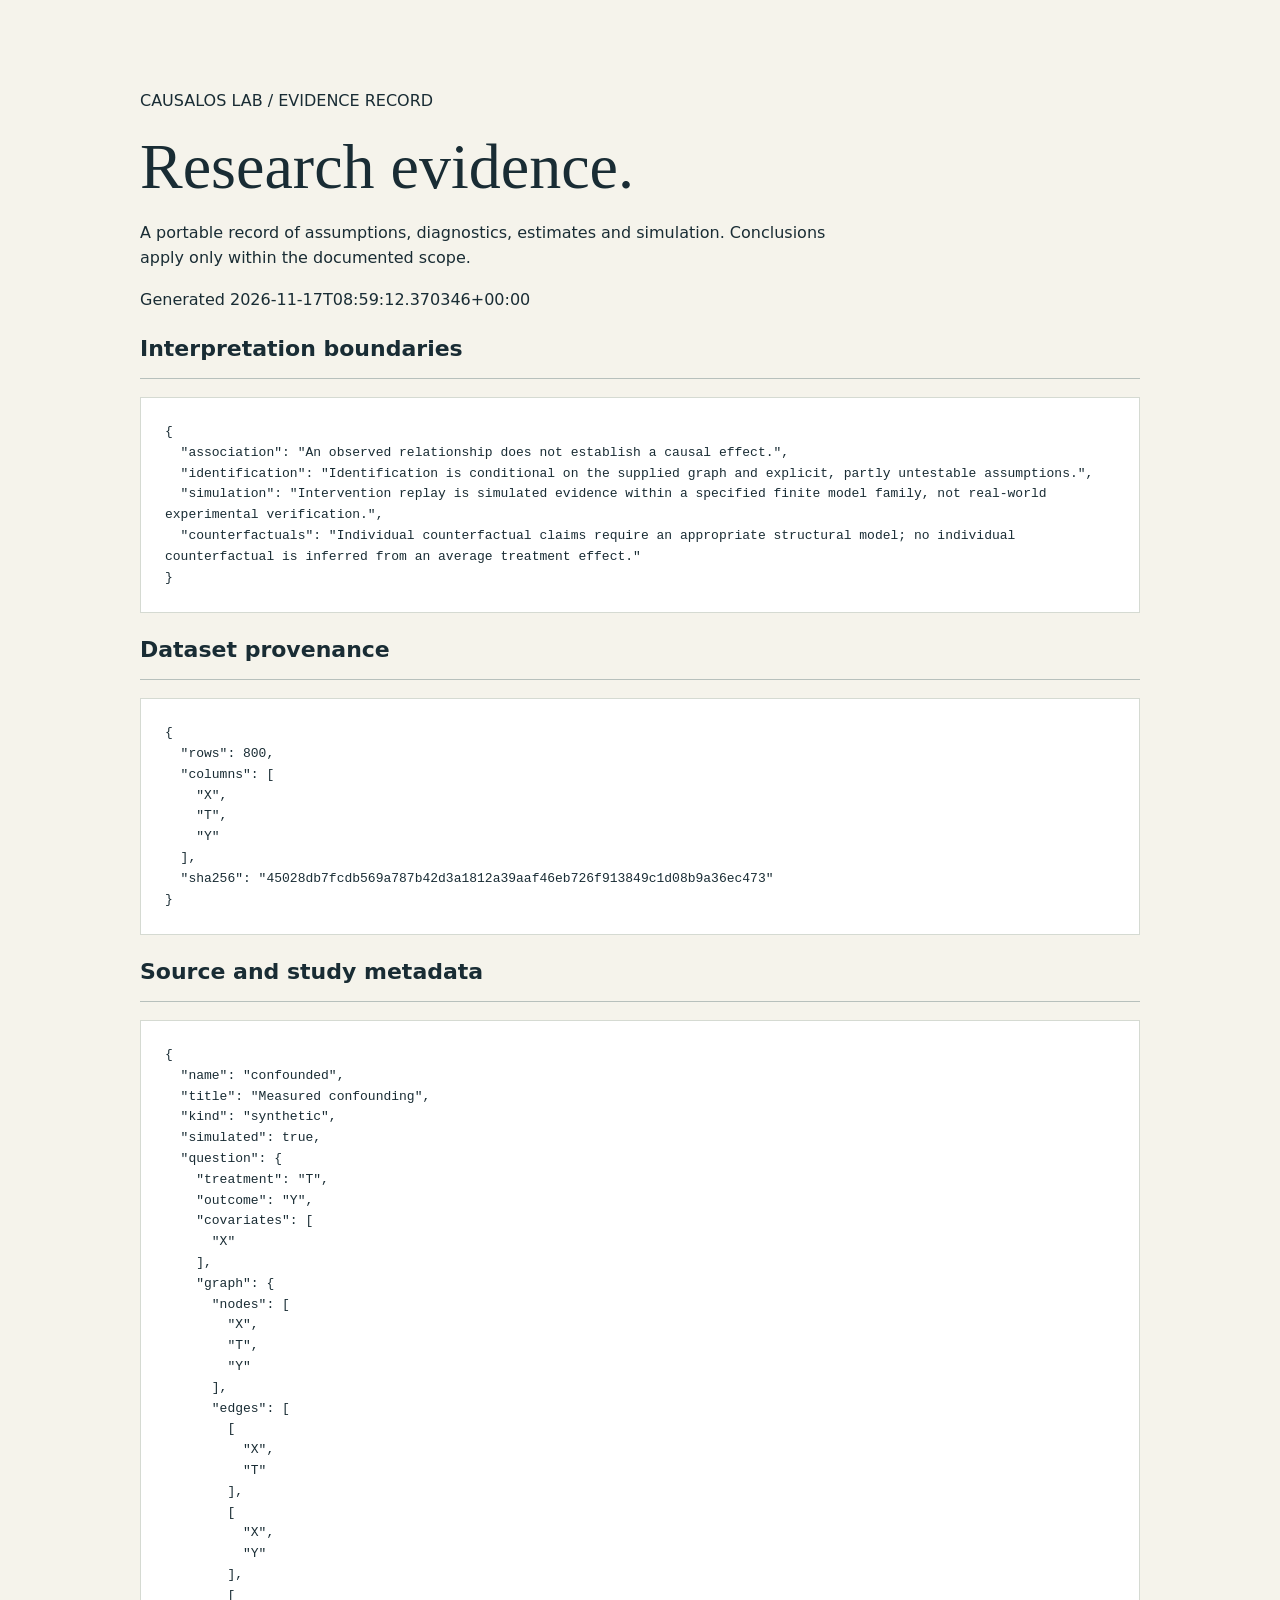
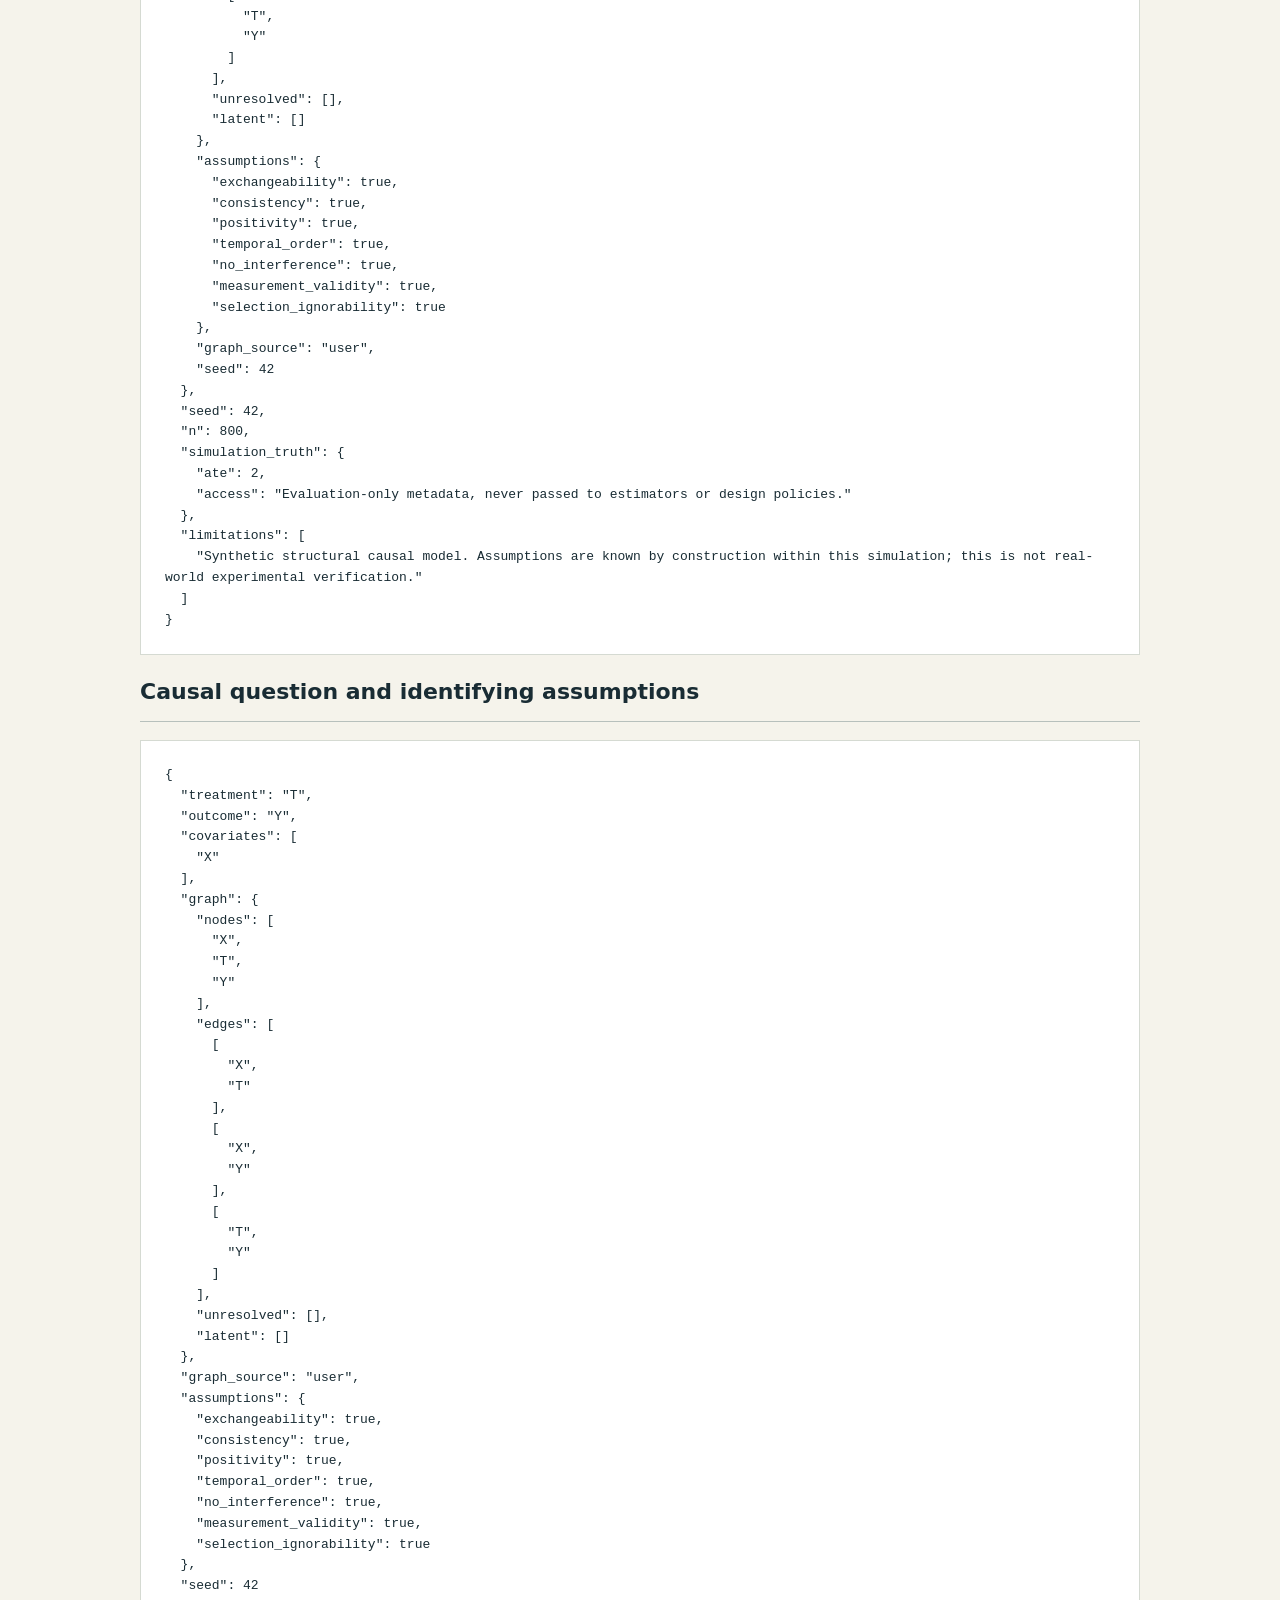
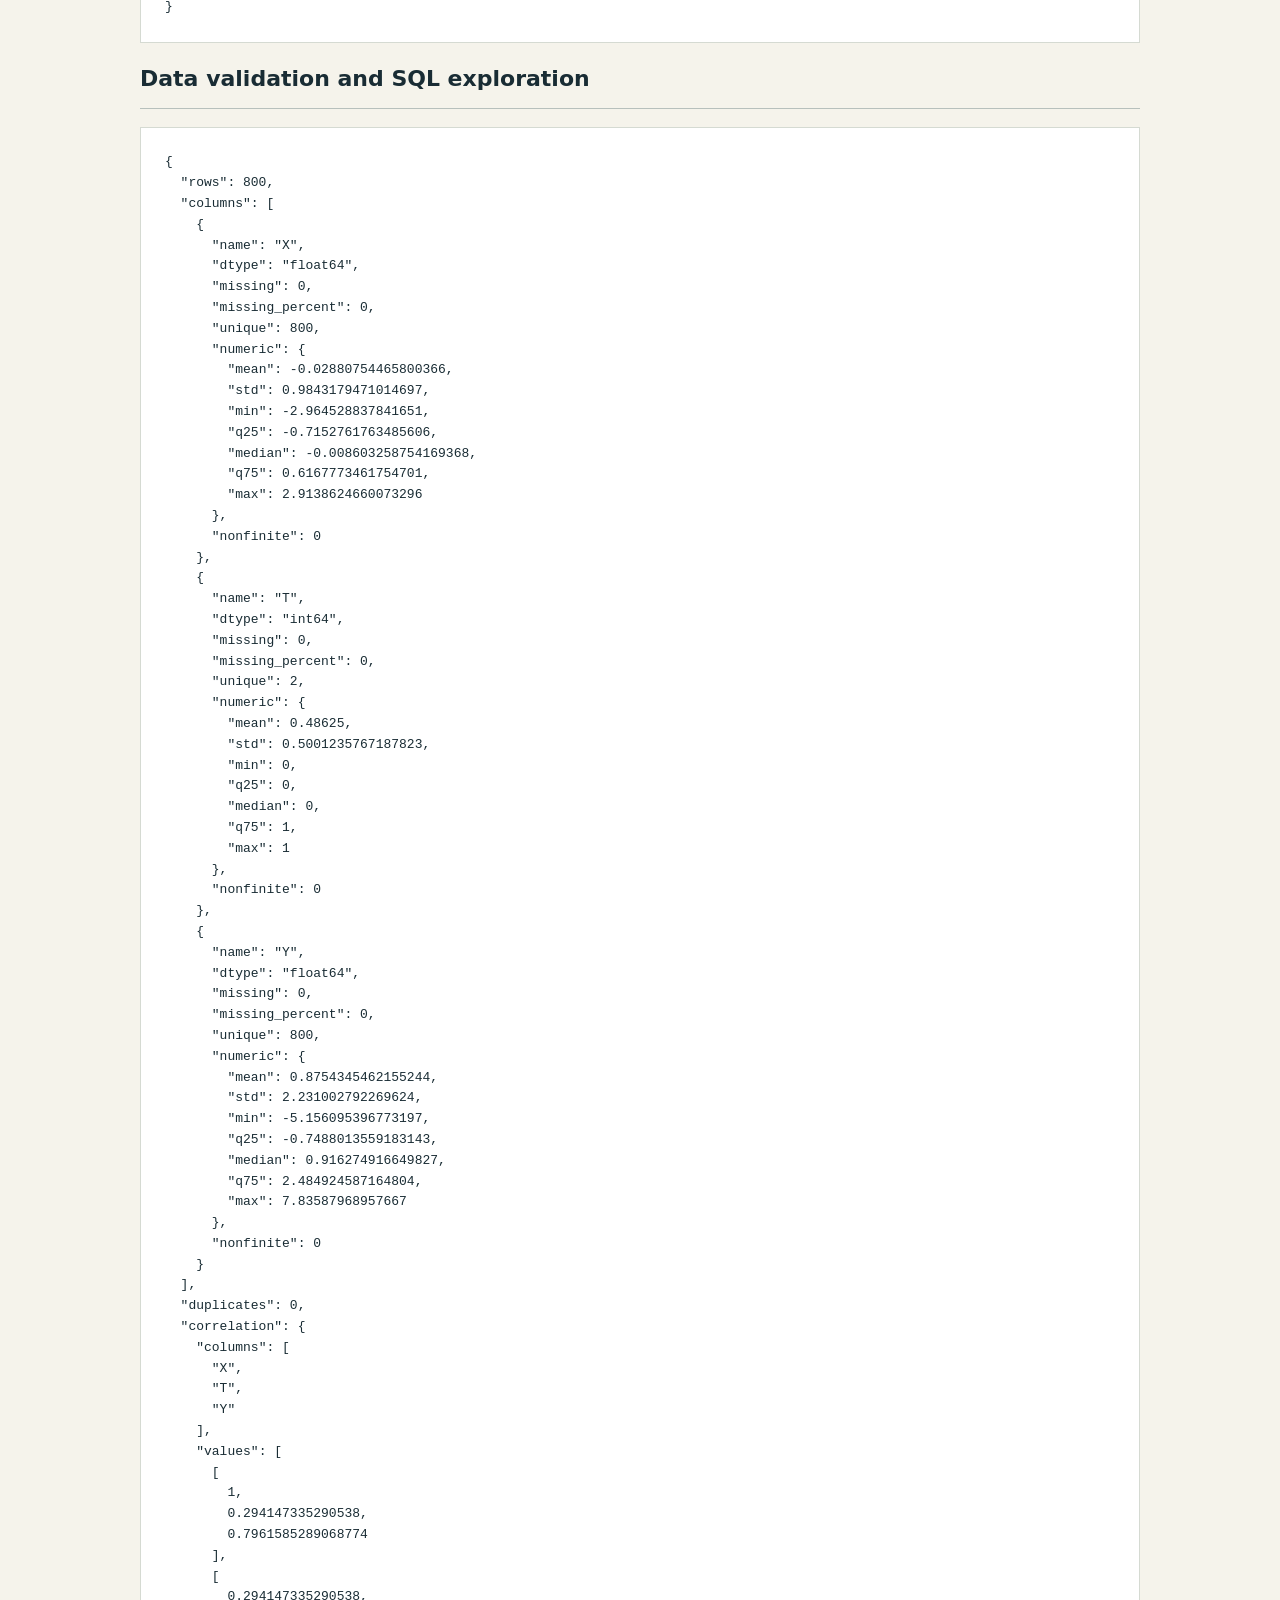
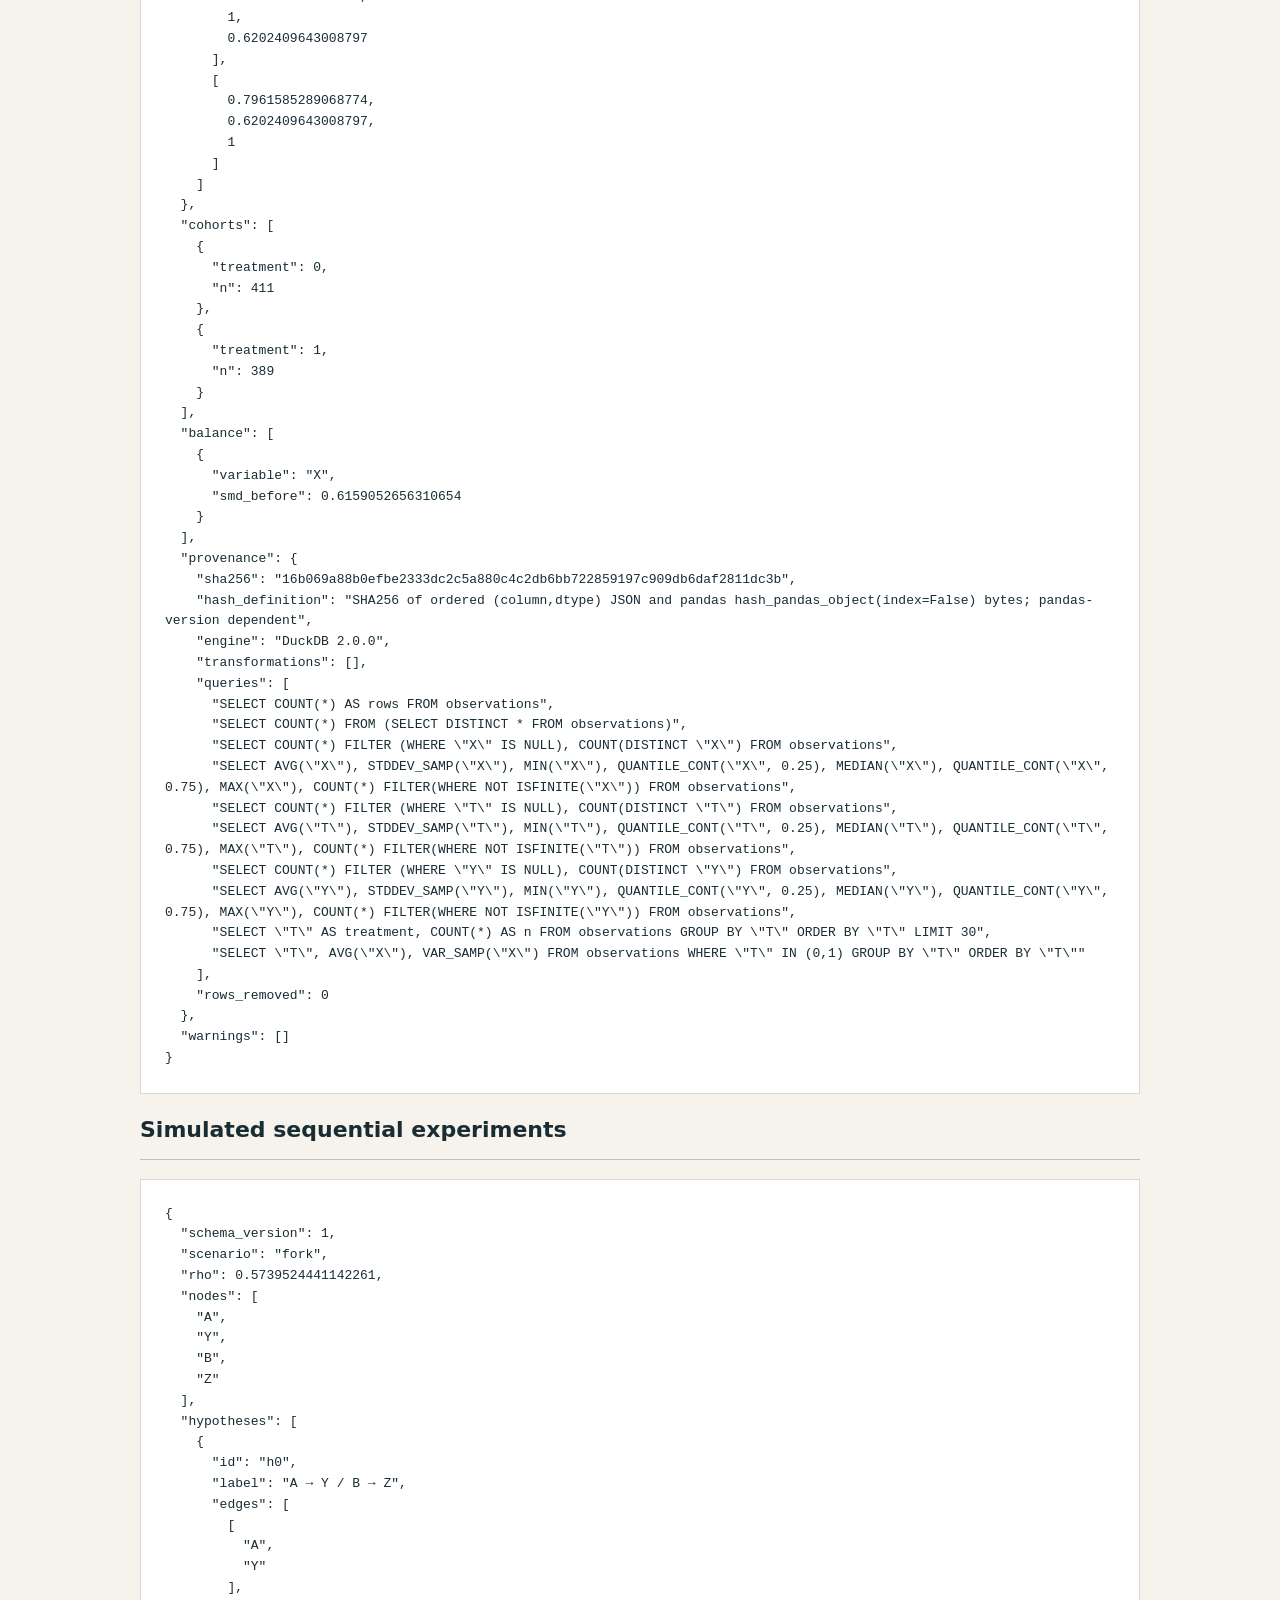
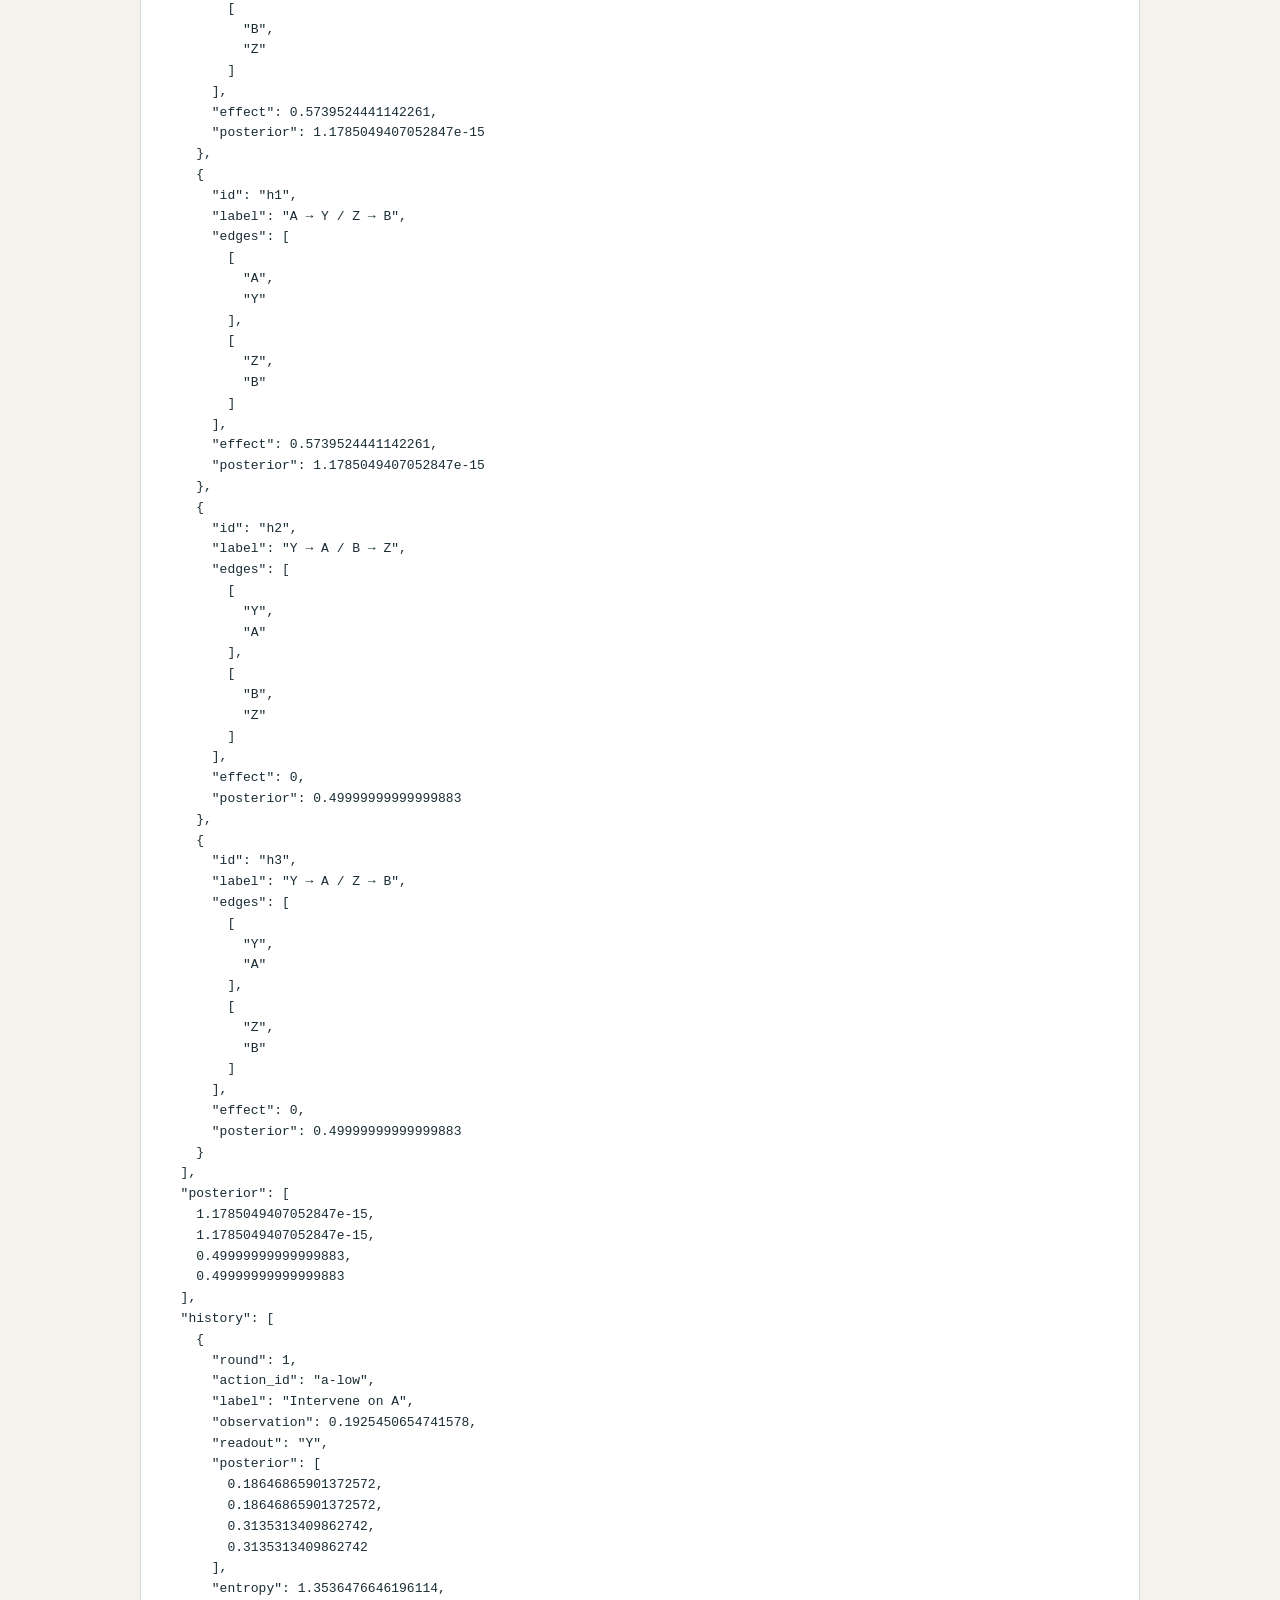
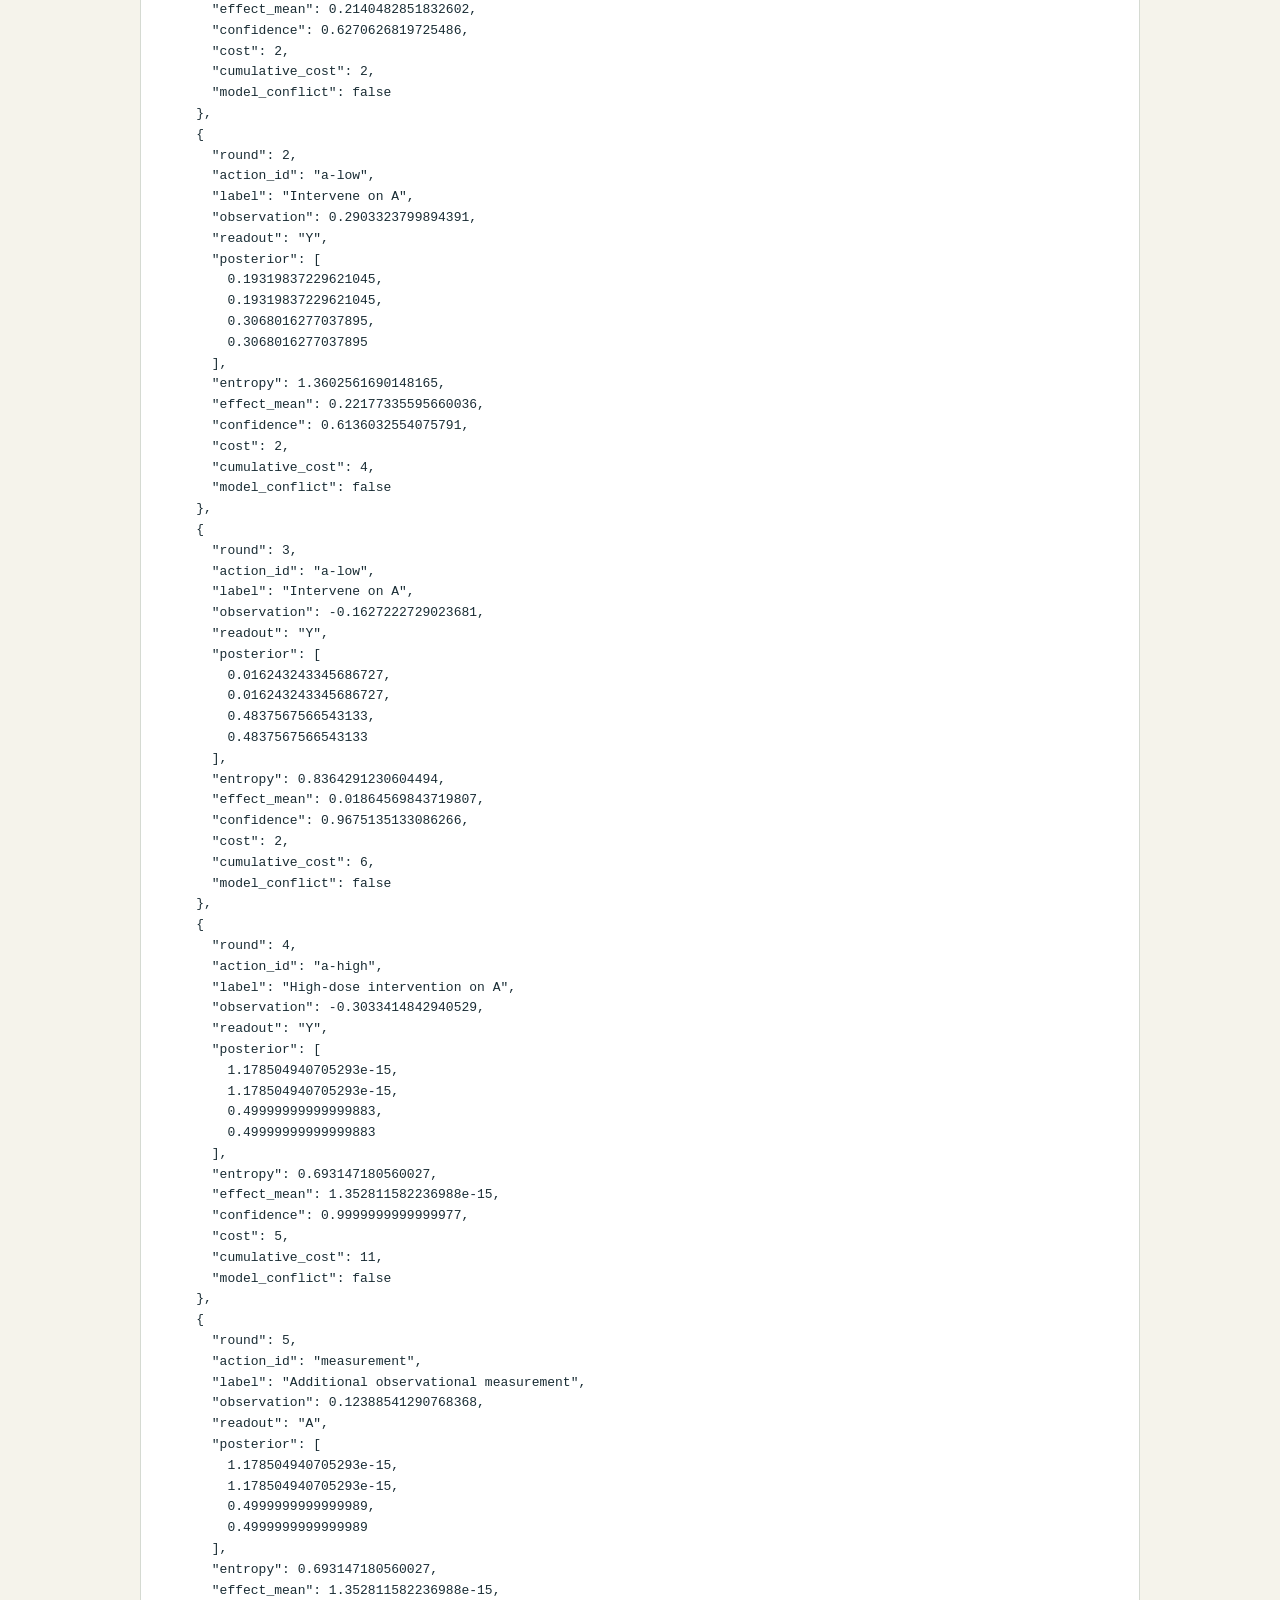
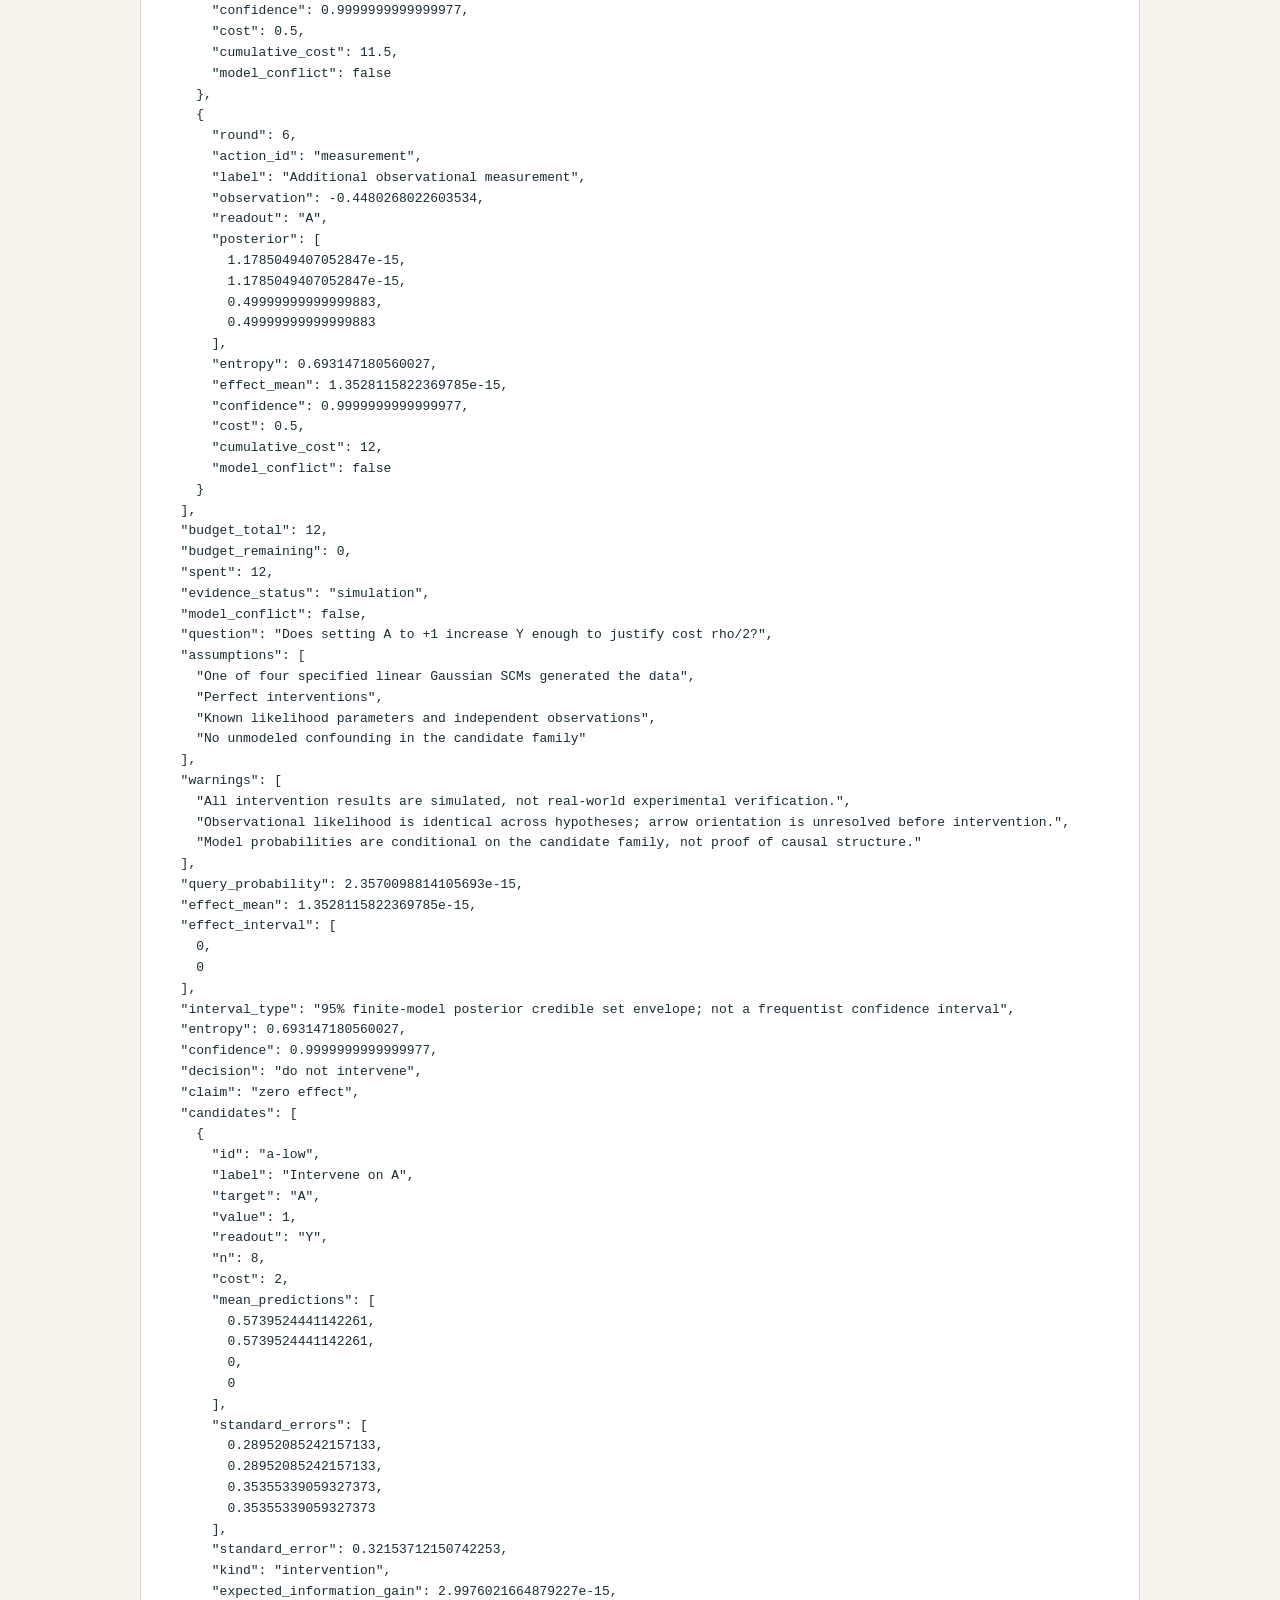
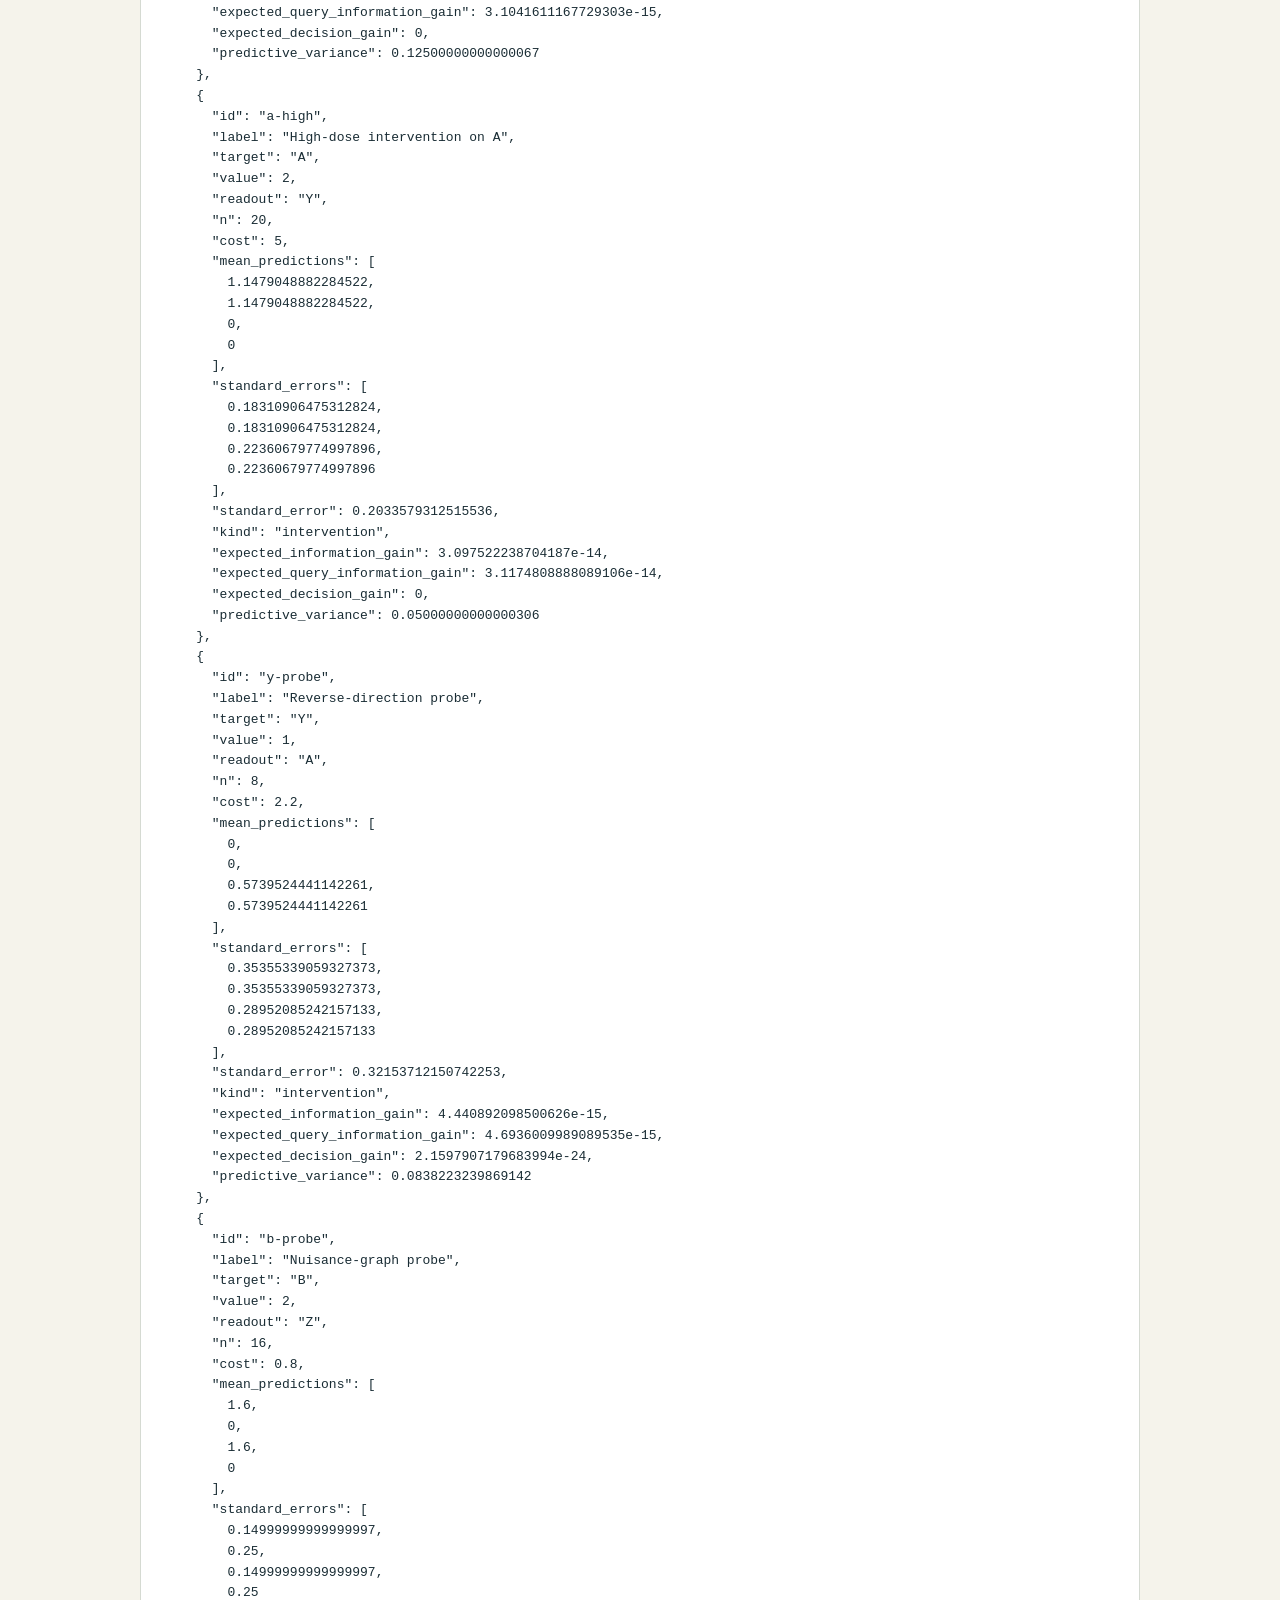
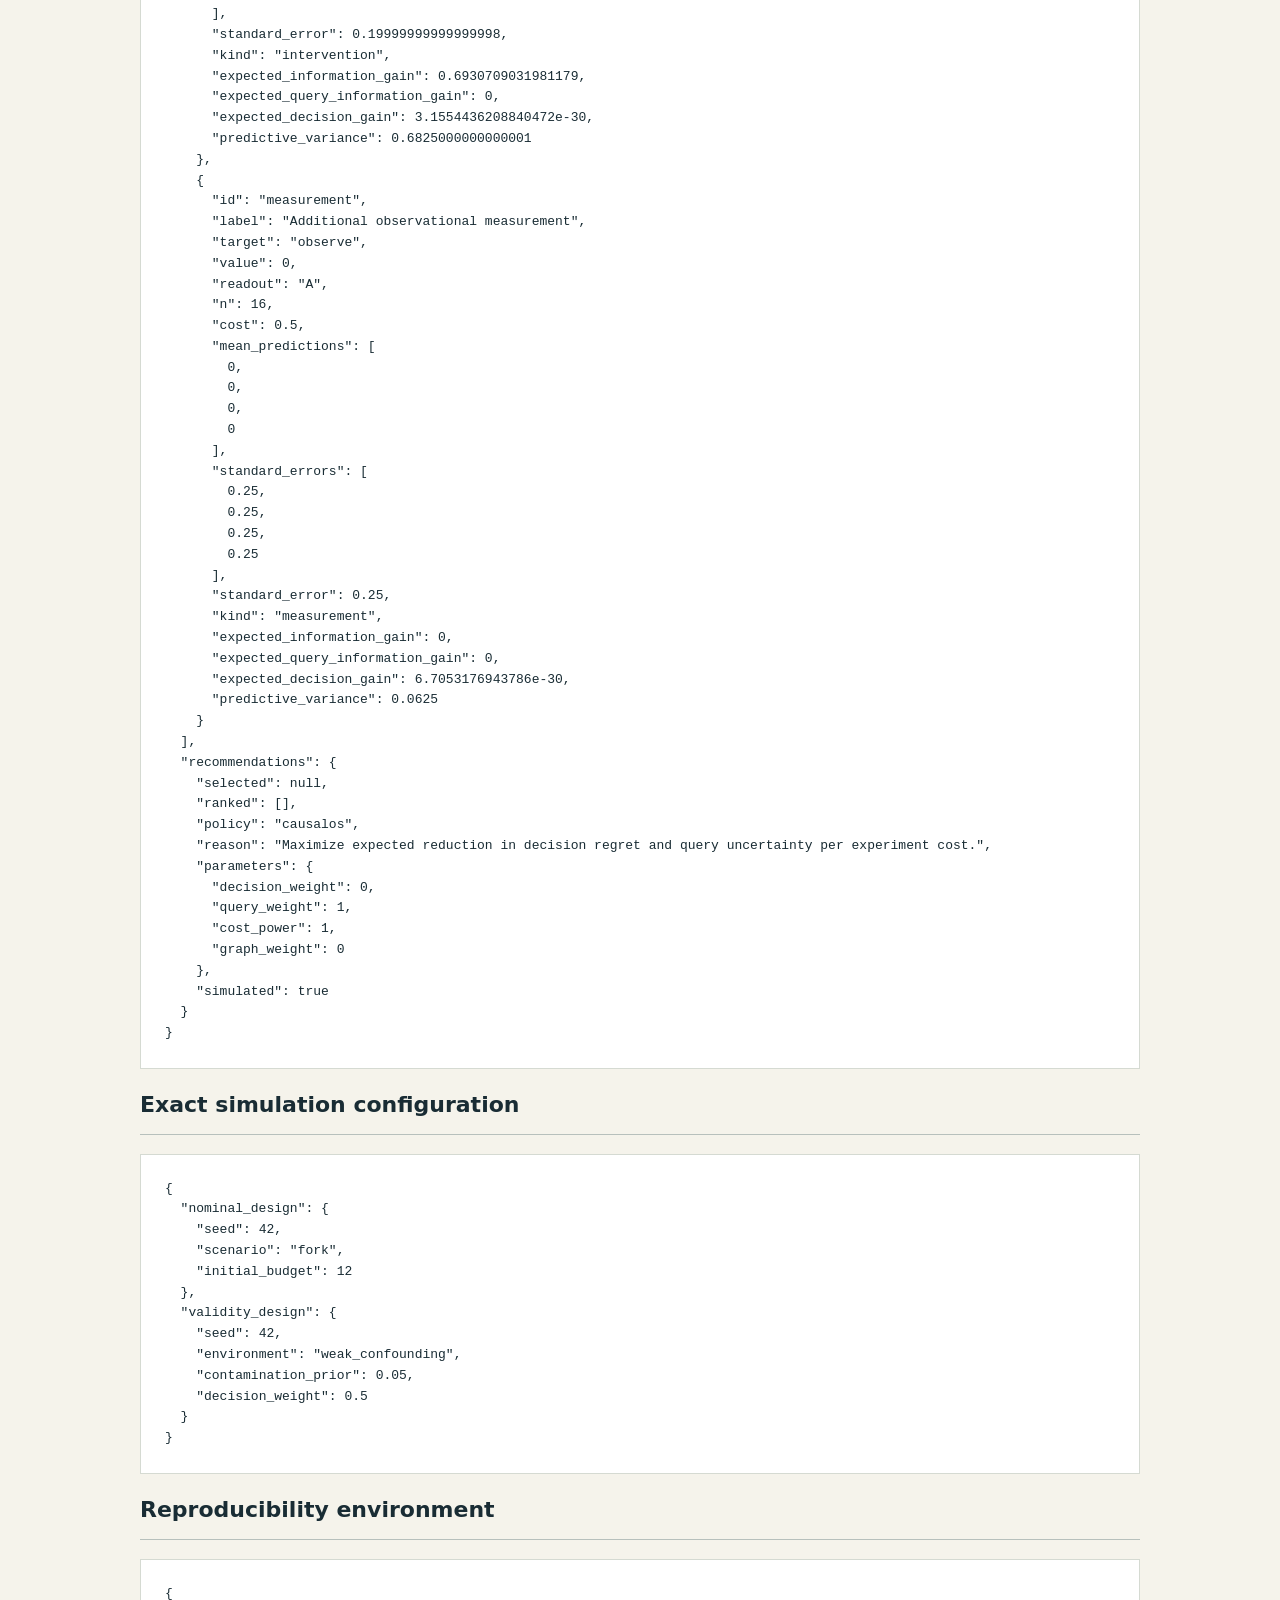
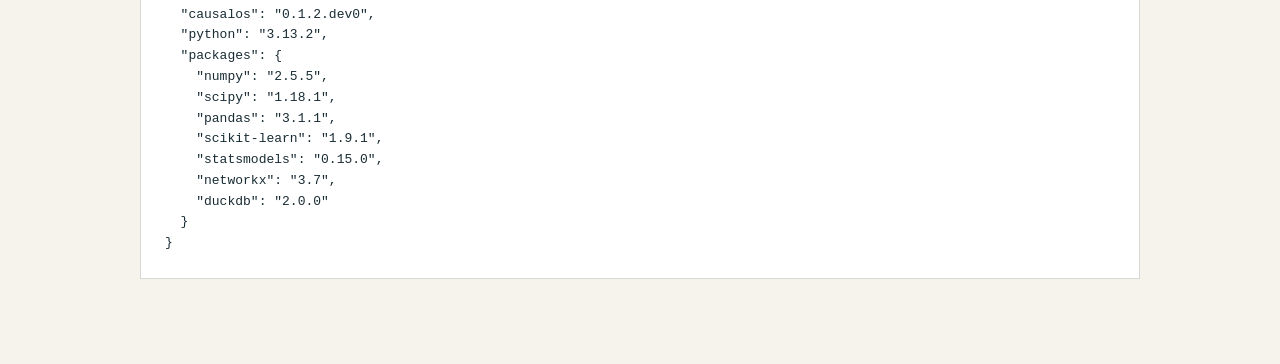
<file: docs/presentation/simulation-evidence.html>
<!doctype html><html lang="en"><meta charset="utf-8">
<meta name="viewport" content="width=device-width,initial-scale=1"><title>CAUSALOS · Research evidence</title>
<style>body{background:#f5f3eb;color:#192c34;font:16px/1.6 system-ui,sans-serif;max-width:1000px;margin:48px auto;padding:24px}
h1{font:64px Georgia,serif;margin:0}h2{font-size:22px;border-bottom:1px solid #b7c0bc;padding-bottom:12px}
pre{white-space:pre-wrap;overflow-wrap:anywhere;background:#fff;padding:24px;border:1px solid #d5dad2;font:13px/1.6 ui-monospace,monospace}
header p{max-width:700px}section{break-inside:avoid}@media print{body{margin:0;background:white}pre{font-size:10px}}</style>
<header><p>CAUSALOS LAB / EVIDENCE RECORD</p><h1>Research evidence.</h1>
<p>A portable record of assumptions, diagnostics, estimates and simulation. Conclusions apply only within the documented scope.</p>
<p>Generated 2026-11-17T08:59:12.370346+00:00</p></header><section><h2>Interpretation boundaries</h2><pre>{
  &quot;association&quot;: &quot;An observed relationship does not establish a causal effect.&quot;,
  &quot;identification&quot;: &quot;Identification is conditional on the supplied graph and explicit, partly untestable assumptions.&quot;,
  &quot;simulation&quot;: &quot;Intervention replay is simulated evidence within a specified finite model family, not real-world experimental verification.&quot;,
  &quot;counterfactuals&quot;: &quot;Individual counterfactual claims require an appropriate structural model; no individual counterfactual is inferred from an average treatment effect.&quot;
}</pre></section><section><h2>Dataset provenance</h2><pre>{
  &quot;rows&quot;: 800,
  &quot;columns&quot;: [
    &quot;X&quot;,
    &quot;T&quot;,
    &quot;Y&quot;
  ],
  &quot;sha256&quot;: &quot;45028db7fcdb569a787b42d3a1812a39aaf46eb726f913849c1d08b9a36ec473&quot;
}</pre></section><section><h2>Source and study metadata</h2><pre>{
  &quot;name&quot;: &quot;confounded&quot;,
  &quot;title&quot;: &quot;Measured confounding&quot;,
  &quot;kind&quot;: &quot;synthetic&quot;,
  &quot;simulated&quot;: true,
  &quot;question&quot;: {
    &quot;treatment&quot;: &quot;T&quot;,
    &quot;outcome&quot;: &quot;Y&quot;,
    &quot;covariates&quot;: [
      &quot;X&quot;
    ],
    &quot;graph&quot;: {
      &quot;nodes&quot;: [
        &quot;X&quot;,
        &quot;T&quot;,
        &quot;Y&quot;
      ],
      &quot;edges&quot;: [
        [
          &quot;X&quot;,
          &quot;T&quot;
        ],
        [
          &quot;X&quot;,
          &quot;Y&quot;
        ],
        [
          &quot;T&quot;,
          &quot;Y&quot;
        ]
      ],
      &quot;unresolved&quot;: [],
      &quot;latent&quot;: []
    },
    &quot;assumptions&quot;: {
      &quot;exchangeability&quot;: true,
      &quot;consistency&quot;: true,
      &quot;positivity&quot;: true,
      &quot;temporal_order&quot;: true,
      &quot;no_interference&quot;: true,
      &quot;measurement_validity&quot;: true,
      &quot;selection_ignorability&quot;: true
    },
    &quot;graph_source&quot;: &quot;user&quot;,
    &quot;seed&quot;: 42
  },
  &quot;seed&quot;: 42,
  &quot;n&quot;: 800,
  &quot;simulation_truth&quot;: {
    &quot;ate&quot;: 2,
    &quot;access&quot;: &quot;Evaluation-only metadata, never passed to estimators or design policies.&quot;
  },
  &quot;limitations&quot;: [
    &quot;Synthetic structural causal model. Assumptions are known by construction within this simulation; this is not real-world experimental verification.&quot;
  ]
}</pre></section><section><h2>Causal question and identifying assumptions</h2><pre>{
  &quot;treatment&quot;: &quot;T&quot;,
  &quot;outcome&quot;: &quot;Y&quot;,
  &quot;covariates&quot;: [
    &quot;X&quot;
  ],
  &quot;graph&quot;: {
    &quot;nodes&quot;: [
      &quot;X&quot;,
      &quot;T&quot;,
      &quot;Y&quot;
    ],
    &quot;edges&quot;: [
      [
        &quot;X&quot;,
        &quot;T&quot;
      ],
      [
        &quot;X&quot;,
        &quot;Y&quot;
      ],
      [
        &quot;T&quot;,
        &quot;Y&quot;
      ]
    ],
    &quot;unresolved&quot;: [],
    &quot;latent&quot;: []
  },
  &quot;graph_source&quot;: &quot;user&quot;,
  &quot;assumptions&quot;: {
    &quot;exchangeability&quot;: true,
    &quot;consistency&quot;: true,
    &quot;positivity&quot;: true,
    &quot;temporal_order&quot;: true,
    &quot;no_interference&quot;: true,
    &quot;measurement_validity&quot;: true,
    &quot;selection_ignorability&quot;: true
  },
  &quot;seed&quot;: 42
}</pre></section><section><h2>Data validation and SQL exploration</h2><pre>{
  &quot;rows&quot;: 800,
  &quot;columns&quot;: [
    {
      &quot;name&quot;: &quot;X&quot;,
      &quot;dtype&quot;: &quot;float64&quot;,
      &quot;missing&quot;: 0,
      &quot;missing_percent&quot;: 0,
      &quot;unique&quot;: 800,
      &quot;numeric&quot;: {
        &quot;mean&quot;: -0.02880754465800366,
        &quot;std&quot;: 0.9843179471014697,
        &quot;min&quot;: -2.964528837841651,
        &quot;q25&quot;: -0.7152761763485606,
        &quot;median&quot;: -0.008603258754169368,
        &quot;q75&quot;: 0.6167773461754701,
        &quot;max&quot;: 2.9138624660073296
      },
      &quot;nonfinite&quot;: 0
    },
    {
      &quot;name&quot;: &quot;T&quot;,
      &quot;dtype&quot;: &quot;int64&quot;,
      &quot;missing&quot;: 0,
      &quot;missing_percent&quot;: 0,
      &quot;unique&quot;: 2,
      &quot;numeric&quot;: {
        &quot;mean&quot;: 0.48625,
        &quot;std&quot;: 0.5001235767187823,
        &quot;min&quot;: 0,
        &quot;q25&quot;: 0,
        &quot;median&quot;: 0,
        &quot;q75&quot;: 1,
        &quot;max&quot;: 1
      },
      &quot;nonfinite&quot;: 0
    },
    {
      &quot;name&quot;: &quot;Y&quot;,
      &quot;dtype&quot;: &quot;float64&quot;,
      &quot;missing&quot;: 0,
      &quot;missing_percent&quot;: 0,
      &quot;unique&quot;: 800,
      &quot;numeric&quot;: {
        &quot;mean&quot;: 0.8754345462155244,
        &quot;std&quot;: 2.231002792269624,
        &quot;min&quot;: -5.156095396773197,
        &quot;q25&quot;: -0.7488013559183143,
        &quot;median&quot;: 0.916274916649827,
        &quot;q75&quot;: 2.484924587164804,
        &quot;max&quot;: 7.83587968957667
      },
      &quot;nonfinite&quot;: 0
    }
  ],
  &quot;duplicates&quot;: 0,
  &quot;correlation&quot;: {
    &quot;columns&quot;: [
      &quot;X&quot;,
      &quot;T&quot;,
      &quot;Y&quot;
    ],
    &quot;values&quot;: [
      [
        1,
        0.294147335290538,
        0.7961585289068774
      ],
      [
        0.294147335290538,
        1,
        0.6202409643008797
      ],
      [
        0.7961585289068774,
        0.6202409643008797,
        1
      ]
    ]
  },
  &quot;cohorts&quot;: [
    {
      &quot;treatment&quot;: 0,
      &quot;n&quot;: 411
    },
    {
      &quot;treatment&quot;: 1,
      &quot;n&quot;: 389
    }
  ],
  &quot;balance&quot;: [
    {
      &quot;variable&quot;: &quot;X&quot;,
      &quot;smd_before&quot;: 0.6159052656310654
    }
  ],
  &quot;provenance&quot;: {
    &quot;sha256&quot;: &quot;16b069a88b0efbe2333dc2c5a880c4c2db6bb722859197c909db6daf2811dc3b&quot;,
    &quot;hash_definition&quot;: &quot;SHA256 of ordered (column,dtype) JSON and pandas hash_pandas_object(index=False) bytes; pandas-version dependent&quot;,
    &quot;engine&quot;: &quot;DuckDB 2.0.0&quot;,
    &quot;transformations&quot;: [],
    &quot;queries&quot;: [
      &quot;SELECT COUNT(*) AS rows FROM observations&quot;,
      &quot;SELECT COUNT(*) FROM (SELECT DISTINCT * FROM observations)&quot;,
      &quot;SELECT COUNT(*) FILTER (WHERE \&quot;X\&quot; IS NULL), COUNT(DISTINCT \&quot;X\&quot;) FROM observations&quot;,
      &quot;SELECT AVG(\&quot;X\&quot;), STDDEV_SAMP(\&quot;X\&quot;), MIN(\&quot;X\&quot;), QUANTILE_CONT(\&quot;X\&quot;, 0.25), MEDIAN(\&quot;X\&quot;), QUANTILE_CONT(\&quot;X\&quot;, 0.75), MAX(\&quot;X\&quot;), COUNT(*) FILTER(WHERE NOT ISFINITE(\&quot;X\&quot;)) FROM observations&quot;,
      &quot;SELECT COUNT(*) FILTER (WHERE \&quot;T\&quot; IS NULL), COUNT(DISTINCT \&quot;T\&quot;) FROM observations&quot;,
      &quot;SELECT AVG(\&quot;T\&quot;), STDDEV_SAMP(\&quot;T\&quot;), MIN(\&quot;T\&quot;), QUANTILE_CONT(\&quot;T\&quot;, 0.25), MEDIAN(\&quot;T\&quot;), QUANTILE_CONT(\&quot;T\&quot;, 0.75), MAX(\&quot;T\&quot;), COUNT(*) FILTER(WHERE NOT ISFINITE(\&quot;T\&quot;)) FROM observations&quot;,
      &quot;SELECT COUNT(*) FILTER (WHERE \&quot;Y\&quot; IS NULL), COUNT(DISTINCT \&quot;Y\&quot;) FROM observations&quot;,
      &quot;SELECT AVG(\&quot;Y\&quot;), STDDEV_SAMP(\&quot;Y\&quot;), MIN(\&quot;Y\&quot;), QUANTILE_CONT(\&quot;Y\&quot;, 0.25), MEDIAN(\&quot;Y\&quot;), QUANTILE_CONT(\&quot;Y\&quot;, 0.75), MAX(\&quot;Y\&quot;), COUNT(*) FILTER(WHERE NOT ISFINITE(\&quot;Y\&quot;)) FROM observations&quot;,
      &quot;SELECT \&quot;T\&quot; AS treatment, COUNT(*) AS n FROM observations GROUP BY \&quot;T\&quot; ORDER BY \&quot;T\&quot; LIMIT 30&quot;,
      &quot;SELECT \&quot;T\&quot;, AVG(\&quot;X\&quot;), VAR_SAMP(\&quot;X\&quot;) FROM observations WHERE \&quot;T\&quot; IN (0,1) GROUP BY \&quot;T\&quot; ORDER BY \&quot;T\&quot;&quot;
    ],
    &quot;rows_removed&quot;: 0
  },
  &quot;warnings&quot;: []
}</pre></section><section><h2>Simulated sequential experiments</h2><pre>{
  &quot;schema_version&quot;: 1,
  &quot;scenario&quot;: &quot;fork&quot;,
  &quot;rho&quot;: 0.5739524441142261,
  &quot;nodes&quot;: [
    &quot;A&quot;,
    &quot;Y&quot;,
    &quot;B&quot;,
    &quot;Z&quot;
  ],
  &quot;hypotheses&quot;: [
    {
      &quot;id&quot;: &quot;h0&quot;,
      &quot;label&quot;: &quot;A → Y / B → Z&quot;,
      &quot;edges&quot;: [
        [
          &quot;A&quot;,
          &quot;Y&quot;
        ],
        [
          &quot;B&quot;,
          &quot;Z&quot;
        ]
      ],
      &quot;effect&quot;: 0.5739524441142261,
      &quot;posterior&quot;: 1.1785049407052847e-15
    },
    {
      &quot;id&quot;: &quot;h1&quot;,
      &quot;label&quot;: &quot;A → Y / Z → B&quot;,
      &quot;edges&quot;: [
        [
          &quot;A&quot;,
          &quot;Y&quot;
        ],
        [
          &quot;Z&quot;,
          &quot;B&quot;
        ]
      ],
      &quot;effect&quot;: 0.5739524441142261,
      &quot;posterior&quot;: 1.1785049407052847e-15
    },
    {
      &quot;id&quot;: &quot;h2&quot;,
      &quot;label&quot;: &quot;Y → A / B → Z&quot;,
      &quot;edges&quot;: [
        [
          &quot;Y&quot;,
          &quot;A&quot;
        ],
        [
          &quot;B&quot;,
          &quot;Z&quot;
        ]
      ],
      &quot;effect&quot;: 0,
      &quot;posterior&quot;: 0.49999999999999883
    },
    {
      &quot;id&quot;: &quot;h3&quot;,
      &quot;label&quot;: &quot;Y → A / Z → B&quot;,
      &quot;edges&quot;: [
        [
          &quot;Y&quot;,
          &quot;A&quot;
        ],
        [
          &quot;Z&quot;,
          &quot;B&quot;
        ]
      ],
      &quot;effect&quot;: 0,
      &quot;posterior&quot;: 0.49999999999999883
    }
  ],
  &quot;posterior&quot;: [
    1.1785049407052847e-15,
    1.1785049407052847e-15,
    0.49999999999999883,
    0.49999999999999883
  ],
  &quot;history&quot;: [
    {
      &quot;round&quot;: 1,
      &quot;action_id&quot;: &quot;a-low&quot;,
      &quot;label&quot;: &quot;Intervene on A&quot;,
      &quot;observation&quot;: 0.1925450654741578,
      &quot;readout&quot;: &quot;Y&quot;,
      &quot;posterior&quot;: [
        0.18646865901372572,
        0.18646865901372572,
        0.3135313409862742,
        0.3135313409862742
      ],
      &quot;entropy&quot;: 1.3536476646196114,
      &quot;effect_mean&quot;: 0.2140482851832602,
      &quot;confidence&quot;: 0.6270626819725486,
      &quot;cost&quot;: 2,
      &quot;cumulative_cost&quot;: 2,
      &quot;model_conflict&quot;: false
    },
    {
      &quot;round&quot;: 2,
      &quot;action_id&quot;: &quot;a-low&quot;,
      &quot;label&quot;: &quot;Intervene on A&quot;,
      &quot;observation&quot;: 0.2903323799894391,
      &quot;readout&quot;: &quot;Y&quot;,
      &quot;posterior&quot;: [
        0.19319837229621045,
        0.19319837229621045,
        0.3068016277037895,
        0.3068016277037895
      ],
      &quot;entropy&quot;: 1.3602561690148165,
      &quot;effect_mean&quot;: 0.22177335595660036,
      &quot;confidence&quot;: 0.6136032554075791,
      &quot;cost&quot;: 2,
      &quot;cumulative_cost&quot;: 4,
      &quot;model_conflict&quot;: false
    },
    {
      &quot;round&quot;: 3,
      &quot;action_id&quot;: &quot;a-low&quot;,
      &quot;label&quot;: &quot;Intervene on A&quot;,
      &quot;observation&quot;: -0.1627222729023681,
      &quot;readout&quot;: &quot;Y&quot;,
      &quot;posterior&quot;: [
        0.016243243345686727,
        0.016243243345686727,
        0.4837567566543133,
        0.4837567566543133
      ],
      &quot;entropy&quot;: 0.8364291230604494,
      &quot;effect_mean&quot;: 0.01864569843719807,
      &quot;confidence&quot;: 0.9675135133086266,
      &quot;cost&quot;: 2,
      &quot;cumulative_cost&quot;: 6,
      &quot;model_conflict&quot;: false
    },
    {
      &quot;round&quot;: 4,
      &quot;action_id&quot;: &quot;a-high&quot;,
      &quot;label&quot;: &quot;High-dose intervention on A&quot;,
      &quot;observation&quot;: -0.3033414842940529,
      &quot;readout&quot;: &quot;Y&quot;,
      &quot;posterior&quot;: [
        1.178504940705293e-15,
        1.178504940705293e-15,
        0.49999999999999883,
        0.49999999999999883
      ],
      &quot;entropy&quot;: 0.693147180560027,
      &quot;effect_mean&quot;: 1.352811582236988e-15,
      &quot;confidence&quot;: 0.9999999999999977,
      &quot;cost&quot;: 5,
      &quot;cumulative_cost&quot;: 11,
      &quot;model_conflict&quot;: false
    },
    {
      &quot;round&quot;: 5,
      &quot;action_id&quot;: &quot;measurement&quot;,
      &quot;label&quot;: &quot;Additional observational measurement&quot;,
      &quot;observation&quot;: 0.12388541290768368,
      &quot;readout&quot;: &quot;A&quot;,
      &quot;posterior&quot;: [
        1.178504940705293e-15,
        1.178504940705293e-15,
        0.4999999999999989,
        0.4999999999999989
      ],
      &quot;entropy&quot;: 0.693147180560027,
      &quot;effect_mean&quot;: 1.352811582236988e-15,
      &quot;confidence&quot;: 0.9999999999999977,
      &quot;cost&quot;: 0.5,
      &quot;cumulative_cost&quot;: 11.5,
      &quot;model_conflict&quot;: false
    },
    {
      &quot;round&quot;: 6,
      &quot;action_id&quot;: &quot;measurement&quot;,
      &quot;label&quot;: &quot;Additional observational measurement&quot;,
      &quot;observation&quot;: -0.4480268022603534,
      &quot;readout&quot;: &quot;A&quot;,
      &quot;posterior&quot;: [
        1.1785049407052847e-15,
        1.1785049407052847e-15,
        0.49999999999999883,
        0.49999999999999883
      ],
      &quot;entropy&quot;: 0.693147180560027,
      &quot;effect_mean&quot;: 1.3528115822369785e-15,
      &quot;confidence&quot;: 0.9999999999999977,
      &quot;cost&quot;: 0.5,
      &quot;cumulative_cost&quot;: 12,
      &quot;model_conflict&quot;: false
    }
  ],
  &quot;budget_total&quot;: 12,
  &quot;budget_remaining&quot;: 0,
  &quot;spent&quot;: 12,
  &quot;evidence_status&quot;: &quot;simulation&quot;,
  &quot;model_conflict&quot;: false,
  &quot;question&quot;: &quot;Does setting A to +1 increase Y enough to justify cost rho/2?&quot;,
  &quot;assumptions&quot;: [
    &quot;One of four specified linear Gaussian SCMs generated the data&quot;,
    &quot;Perfect interventions&quot;,
    &quot;Known likelihood parameters and independent observations&quot;,
    &quot;No unmodeled confounding in the candidate family&quot;
  ],
  &quot;warnings&quot;: [
    &quot;All intervention results are simulated, not real-world experimental verification.&quot;,
    &quot;Observational likelihood is identical across hypotheses; arrow orientation is unresolved before intervention.&quot;,
    &quot;Model probabilities are conditional on the candidate family, not proof of causal structure.&quot;
  ],
  &quot;query_probability&quot;: 2.3570098814105693e-15,
  &quot;effect_mean&quot;: 1.3528115822369785e-15,
  &quot;effect_interval&quot;: [
    0,
    0
  ],
  &quot;interval_type&quot;: &quot;95% finite-model posterior credible set envelope; not a frequentist confidence interval&quot;,
  &quot;entropy&quot;: 0.693147180560027,
  &quot;confidence&quot;: 0.9999999999999977,
  &quot;decision&quot;: &quot;do not intervene&quot;,
  &quot;claim&quot;: &quot;zero effect&quot;,
  &quot;candidates&quot;: [
    {
      &quot;id&quot;: &quot;a-low&quot;,
      &quot;label&quot;: &quot;Intervene on A&quot;,
      &quot;target&quot;: &quot;A&quot;,
      &quot;value&quot;: 1,
      &quot;readout&quot;: &quot;Y&quot;,
      &quot;n&quot;: 8,
      &quot;cost&quot;: 2,
      &quot;mean_predictions&quot;: [
        0.5739524441142261,
        0.5739524441142261,
        0,
        0
      ],
      &quot;standard_errors&quot;: [
        0.28952085242157133,
        0.28952085242157133,
        0.35355339059327373,
        0.35355339059327373
      ],
      &quot;standard_error&quot;: 0.32153712150742253,
      &quot;kind&quot;: &quot;intervention&quot;,
      &quot;expected_information_gain&quot;: 2.9976021664879227e-15,
      &quot;expected_query_information_gain&quot;: 3.1041611167729303e-15,
      &quot;expected_decision_gain&quot;: 0,
      &quot;predictive_variance&quot;: 0.12500000000000067
    },
    {
      &quot;id&quot;: &quot;a-high&quot;,
      &quot;label&quot;: &quot;High-dose intervention on A&quot;,
      &quot;target&quot;: &quot;A&quot;,
      &quot;value&quot;: 2,
      &quot;readout&quot;: &quot;Y&quot;,
      &quot;n&quot;: 20,
      &quot;cost&quot;: 5,
      &quot;mean_predictions&quot;: [
        1.1479048882284522,
        1.1479048882284522,
        0,
        0
      ],
      &quot;standard_errors&quot;: [
        0.18310906475312824,
        0.18310906475312824,
        0.22360679774997896,
        0.22360679774997896
      ],
      &quot;standard_error&quot;: 0.2033579312515536,
      &quot;kind&quot;: &quot;intervention&quot;,
      &quot;expected_information_gain&quot;: 3.097522238704187e-14,
      &quot;expected_query_information_gain&quot;: 3.1174808888089106e-14,
      &quot;expected_decision_gain&quot;: 0,
      &quot;predictive_variance&quot;: 0.05000000000000306
    },
    {
      &quot;id&quot;: &quot;y-probe&quot;,
      &quot;label&quot;: &quot;Reverse-direction probe&quot;,
      &quot;target&quot;: &quot;Y&quot;,
      &quot;value&quot;: 1,
      &quot;readout&quot;: &quot;A&quot;,
      &quot;n&quot;: 8,
      &quot;cost&quot;: 2.2,
      &quot;mean_predictions&quot;: [
        0,
        0,
        0.5739524441142261,
        0.5739524441142261
      ],
      &quot;standard_errors&quot;: [
        0.35355339059327373,
        0.35355339059327373,
        0.28952085242157133,
        0.28952085242157133
      ],
      &quot;standard_error&quot;: 0.32153712150742253,
      &quot;kind&quot;: &quot;intervention&quot;,
      &quot;expected_information_gain&quot;: 4.440892098500626e-15,
      &quot;expected_query_information_gain&quot;: 4.6936009989089535e-15,
      &quot;expected_decision_gain&quot;: 2.1597907179683994e-24,
      &quot;predictive_variance&quot;: 0.0838223239869142
    },
    {
      &quot;id&quot;: &quot;b-probe&quot;,
      &quot;label&quot;: &quot;Nuisance-graph probe&quot;,
      &quot;target&quot;: &quot;B&quot;,
      &quot;value&quot;: 2,
      &quot;readout&quot;: &quot;Z&quot;,
      &quot;n&quot;: 16,
      &quot;cost&quot;: 0.8,
      &quot;mean_predictions&quot;: [
        1.6,
        0,
        1.6,
        0
      ],
      &quot;standard_errors&quot;: [
        0.14999999999999997,
        0.25,
        0.14999999999999997,
        0.25
      ],
      &quot;standard_error&quot;: 0.19999999999999998,
      &quot;kind&quot;: &quot;intervention&quot;,
      &quot;expected_information_gain&quot;: 0.6930709031981179,
      &quot;expected_query_information_gain&quot;: 0,
      &quot;expected_decision_gain&quot;: 3.1554436208840472e-30,
      &quot;predictive_variance&quot;: 0.6825000000000001
    },
    {
      &quot;id&quot;: &quot;measurement&quot;,
      &quot;label&quot;: &quot;Additional observational measurement&quot;,
      &quot;target&quot;: &quot;observe&quot;,
      &quot;value&quot;: 0,
      &quot;readout&quot;: &quot;A&quot;,
      &quot;n&quot;: 16,
      &quot;cost&quot;: 0.5,
      &quot;mean_predictions&quot;: [
        0,
        0,
        0,
        0
      ],
      &quot;standard_errors&quot;: [
        0.25,
        0.25,
        0.25,
        0.25
      ],
      &quot;standard_error&quot;: 0.25,
      &quot;kind&quot;: &quot;measurement&quot;,
      &quot;expected_information_gain&quot;: 0,
      &quot;expected_query_information_gain&quot;: 0,
      &quot;expected_decision_gain&quot;: 6.7053176943786e-30,
      &quot;predictive_variance&quot;: 0.0625
    }
  ],
  &quot;recommendations&quot;: {
    &quot;selected&quot;: null,
    &quot;ranked&quot;: [],
    &quot;policy&quot;: &quot;causalos&quot;,
    &quot;reason&quot;: &quot;Maximize expected reduction in decision regret and query uncertainty per experiment cost.&quot;,
    &quot;parameters&quot;: {
      &quot;decision_weight&quot;: 0,
      &quot;query_weight&quot;: 1,
      &quot;cost_power&quot;: 1,
      &quot;graph_weight&quot;: 0
    },
    &quot;simulated&quot;: true
  }
}</pre></section><section><h2>Exact simulation configuration</h2><pre>{
  &quot;nominal_design&quot;: {
    &quot;seed&quot;: 42,
    &quot;scenario&quot;: &quot;fork&quot;,
    &quot;initial_budget&quot;: 12
  },
  &quot;validity_design&quot;: {
    &quot;seed&quot;: 42,
    &quot;environment&quot;: &quot;weak_confounding&quot;,
    &quot;contamination_prior&quot;: 0.05,
    &quot;decision_weight&quot;: 0.5
  }
}</pre></section><section><h2>Reproducibility environment</h2><pre>{
  &quot;causalos&quot;: &quot;0.1.2.dev0&quot;,
  &quot;python&quot;: &quot;3.13.2&quot;,
  &quot;packages&quot;: {
    &quot;numpy&quot;: &quot;2.5.5&quot;,
    &quot;scipy&quot;: &quot;1.18.1&quot;,
    &quot;pandas&quot;: &quot;3.1.1&quot;,
    &quot;scikit-learn&quot;: &quot;1.9.1&quot;,
    &quot;statsmodels&quot;: &quot;0.15.0&quot;,
    &quot;networkx&quot;: &quot;3.7&quot;,
    &quot;duckdb&quot;: &quot;2.0.0&quot;
  }
}</pre></section></html>
</file>
<file: docs/demo/styles.css>
/* CAUSALOS: a quiet, legible scientific instrument. Canonical styles for local and public editions. */
:root {
  --paper:#f5f4ee; --surface:#fffef9; --ink:#222b32; --muted:#566159;
  --line:#daddd2; --blue:#2846c9; --blue-light:#edf0ff; --green:#465e2e;
  --lime:#dce8a8; --amber:#79501d; --amber-light:#f5edda; --red:#a23835;
  --mono:'SFMono-Regular',Consolas,'Liberation Mono',monospace;
  --sans:Inter,-apple-system,BlinkMacSystemFont,'Segoe UI',sans-serif;
  --serif:'Iowan Old Style','Palatino Linotype',Palatino,Georgia,serif;
}
* { box-sizing:border-box; }
html { scroll-padding-top:64px; }
body { margin:0; background:var(--paper); color:var(--ink); font:14px/1.6 var(--sans); -webkit-font-smoothing:antialiased; }
button,input,select,textarea { font:inherit; }
button { color:inherit; cursor:pointer; }
a { color:var(--blue); text-underline-offset:3px; }
button,a,input,select,textarea,summary,[tabindex] { outline-offset:4px; }
:focus-visible { outline:2px solid var(--blue); }
main:focus { outline:none; }
button:disabled { cursor:not-allowed; opacity:.52; }
button,input,select { -webkit-tap-highlight-color:transparent; }
.hidden,[hidden] { display:none!important; }
.skip-link { position:fixed; left:12px; top:-70px; padding:12px 18px; background:var(--ink); color:white; z-index:200; border-radius:4px; }
.skip-link:focus { top:12px; }
.shell { display:flex; min-height:100vh; }
.sidebar { width:220px; position:fixed; inset:0 auto 0 0; border-right:1px solid var(--line); padding:30px 20px 22px; background:#eceee5; display:flex; flex-direction:column; overflow-y:auto; }
.brand { display:flex; align-items:center; gap:9px; text-decoration:none; color:var(--ink); font-size:21px; font-weight:750; letter-spacing:-.9px; }
.brand svg { width:35px; height:35px; color:var(--blue); flex-shrink:0; }
.brand small { display:block; font:8px var(--mono); letter-spacing:1.3px; margin-top:2px; }
.workspace-label { font:10px var(--mono); letter-spacing:1.3px; color:var(--muted); margin:44px 10px 14px; display:flex; justify-content:space-between; }
.workspace-label span { color:var(--blue); }
nav { display:grid; gap:6px; }
.nav-item { min-height:48px; background:none; border:1px solid transparent; padding:12px 10px; display:flex; align-items:center; gap:10px; text-align:left; font-size:12px; font-weight:550; border-radius:5px; color:var(--muted); }
.nav-item.active { background:var(--blue); color:white; box-shadow:0 3px 8px #2846c918; }
.nav-icon { font-size:18px; width:19px; text-align:center; line-height:1; }
.nav-number { margin-left:auto; font:10px var(--mono); }
.sidebar-note { margin:48px 10px 24px; }
.note-mark { font-size:24px; color:var(--blue); }
.sidebar-note p { font-size:22px; line-height:1.3; letter-spacing:-.7px; margin:12px 0 25px; }
.sidebar-note em { font-family:var(--serif); font-weight:400; color:var(--blue); font-size:26px; }
.fine-rule { width:30px; height:1px; background:#a6aca0; margin-bottom:22px; }
.eyebrow { display:block; font:10px/1.4 var(--mono); font-weight:500; letter-spacing:1px; }
.sidebar-note .eyebrow { font-size:9px; color:var(--muted); }
.sidebar-note ol { padding-left:17px; margin-top:12px; font-size:11px; line-height:2; color:var(--muted); }
.sidebar-bottom { margin-top:auto; display:flex; flex-wrap:wrap; align-items:center; gap:7px; font:9px/1.6 var(--mono); color:var(--muted); }
.status-dot { width:6px; height:6px; border-radius:50%; display:inline-block; background:#6c8652; flex-shrink:0; }
.version { display:block; width:100%; margin:1px 0 0 13px; }
.main-column { width:calc(100% - 220px); margin-left:220px; min-width:0; }
.topbar { height:72px; border-bottom:1px solid var(--line); padding:0 38px; display:flex; justify-content:space-between; align-items:center; font-size:12px; gap:12px; }
.crumb { font:10px var(--mono); letter-spacing:1px; }
.crumb-slash { color:var(--muted); padding:0 12px; }
.topbar-right { display:flex; gap:22px; align-items:center; }
.local-pill { font:9px var(--mono); letter-spacing:.4px; display:flex; align-items:center; gap:7px; }
.button { border:1px solid transparent; border-radius:5px; min-height:44px; padding:11px 17px; font-size:12px; font-weight:600; display:inline-flex; align-items:center; justify-content:center; gap:20px; text-decoration:none; transition:background .15s,transform .15s,border-color .15s; }
.button:not(:disabled):active { transform:translateY(1px); }
.button-primary { background:var(--blue); color:white; box-shadow:0 2px 2px #182b7110; }
.button-outline { border-color:#c6cdbf; background:transparent; }
.button-small { font-size:11px; min-height:36px; padding:8px 12px; gap:14px; }
.text-button { background:none; border:0; min-height:36px; padding:7px 0; font-size:11px; font-weight:600; color:var(--blue); display:inline-flex; align-items:center; gap:12px; }
main { padding:0 38px; max-width:1640px; margin:auto; }
.view { display:none; }
.view.active { display:block; }
.page-heading { padding:34px 0 26px; display:flex; justify-content:space-between; gap:24px; align-items:flex-end; }
.blue { color:var(--blue); }
.tiny-cross { font-size:13px; vertical-align:middle; margin-right:7px; }
h1 { font-size:clamp(35px,3.2vw,52px); line-height:1.08; letter-spacing:-1.8px; font-weight:500; margin:15px 0 16px; text-wrap:balance; }
h1 em { font-family:var(--serif); font-weight:400; font-size:1.08em; letter-spacing:-1.6px; color:var(--blue); }
.intro { font-size:13px; color:var(--muted); line-height:1.75; margin:0; }
.heading-aside { text-align:right; padding-bottom:1px; max-width:255px; }
.heading-aside p { font-size:11px; color:var(--muted); line-height:1.65; margin:11px 0 8px; }
.heading-aside p br { display:none; }
.simulation-tag { font:9px var(--mono); letter-spacing:.6px; color:var(--amber); padding:8px 10px; border:1px solid #dcd1b9; display:inline-flex; gap:7px; align-items:center; border-radius:3px; white-space:nowrap; }
.simulation-tag span { width:5px; height:5px; border-radius:50%; background:var(--amber); }
.experiment-brief { display:grid; grid-template-columns:minmax(0,1.7fr) 1fr 1fr; background:var(--ink); color:var(--surface); border-radius:6px; overflow:hidden; }
.experiment-brief>div { padding:20px 24px; }
.experiment-brief>div+div { border-left:1px solid #ffffff25; }
.experiment-brief .eyebrow { font-size:9px; color:#d3d9cc; letter-spacing:.7px; }
.experiment-brief strong { display:block; font-weight:500; margin:7px 0 4px; line-height:1.3; }
.brief-question strong { font-size:18px; letter-spacing:-.3px; }
.brief-question>span:last-child,.brief-metric>span:last-child { display:block; color:#d3d9cc; font-size:11px; line-height:1.6; }
.brief-metric strong { font:30px/1.2 var(--mono); font-variant-numeric:tabular-nums; letter-spacing:-1px; }
.brief-metric strong small { font:11px var(--sans); letter-spacing:0; color:#d3d9cc; }
.brief-link { font-size:11px; color:#e0e9ad; display:inline-block; margin-top:5px; }
.design-verdict { font-size:11px; line-height:1.7; padding:12px 1px 18px; color:var(--muted); }
.design-verdict::before { content:'○'; margin-right:8px; color:var(--blue); }
.design-verdict.resolved { color:var(--green); }
.design-verdict.resolved::before { content:'✓'; color:var(--green); }
.lab-grid { display:grid; grid-template-columns:minmax(0,1.5fr) minmax(280px,1fr); gap:18px; margin-bottom:18px; }
.panel { background:var(--surface); border:1px solid var(--line); border-radius:6px; margin-bottom:18px; overflow:hidden; min-width:0; }
.panel-top { padding:22px 24px 18px; display:flex; align-items:center; justify-content:space-between; gap:14px; }
.panel-top .eyebrow { color:var(--muted); font-size:9px; letter-spacing:.8px; }
h2 { font-size:20px; letter-spacing:-.5px; line-height:1.3; font-weight:550; margin:6px 0 0; text-wrap:balance; }
.tag { border-radius:3px; font:9px/1.4 var(--mono); font-weight:500; letter-spacing:.2px; padding:5px 7px; display:inline-block; max-width:100%; }
.tag.neutral { background:#ecefe7; color:var(--muted); }
.tag.amber { background:var(--amber-light); color:var(--amber); }
.tag.blue { background:var(--blue-light); color:var(--blue); }
.tag.green { background:#e5ecd9; color:var(--green); }
.tag.red { background:#f6e4df; color:var(--red); }
.hypothesis-panel,.evidence-panel { margin-bottom:0; display:flex; flex-direction:column; }
.hypothesis-graphs { display:grid; grid-template-columns:1fr 1fr; padding:0 16px; }
.hypothesis-card { padding:12px 8px 6px; border-top:1px solid #e9ebe1; }
.hypothesis-title { display:flex; align-items:flex-start; justify-content:space-between; gap:8px; font-size:10px; color:var(--muted); }
.hypothesis-title b { font:10px var(--mono); color:var(--blue); white-space:nowrap; padding-top:2px; font-variant-numeric:tabular-nums; }
.hypothesis-card svg { display:block; width:100%; height:88px; overflow:visible; }
.hypothesis-card svg text { font:11px var(--mono); fill:var(--ink); }
.hypothesis-card .node { fill:var(--surface); stroke:#a8b2c3; stroke-width:1.1; }
.hypothesis-card .node.causal { fill:#edf0fc; stroke:#8195d2; }
.graph-footnote { display:flex; gap:8px; align-items:baseline; padding:14px 24px; background:#f5f6ef; border-top:1px solid #e4e7dc; margin-top:auto; }
.small-dot { height:4px; width:4px; background:var(--blue); flex-shrink:0; }
.graph-footnote p { margin:0; color:var(--muted); font-size:11px; line-height:1.65; }
.icon-cross { font:24px var(--mono); color:var(--muted); }
.posterior-rows { padding:4px 24px 0; }
.posterior-row { display:grid; grid-template-columns:minmax(0,1fr) 52px; gap:6px; margin-bottom:14px; align-items:center; }
.posterior-label { font-size:10px; display:flex; align-items:center; gap:7px; color:var(--muted); }
.legend-square { height:6px; width:6px; display:inline-block; flex-shrink:0; }
.posterior-value { font:11px var(--mono); text-align:right; font-variant-numeric:tabular-nums; }
.posterior-track { grid-column:1/-1; height:4px; background:#e7eade; border-radius:2px; overflow:hidden; }
.posterior-fill { height:100%; transition:width .25s; }
.posterior-chart { height:76px; margin:0 24px; }
.posterior-chart svg { width:100%; height:100%; }
.chart-axis { font:8px var(--mono); fill:var(--muted); }
.evidence-caption { padding:12px 24px 16px; border-top:1px solid #eeede7; margin-top:auto; }
.evidence-caption p { font-size:11px; color:var(--muted); line-height:1.65; margin:8px 0 0; }
.action-panel { scroll-margin-top:20px; }
.budget-block { display:grid; grid-template-columns:auto auto; column-gap:10px; align-items:center; text-align:right; flex-shrink:0; }
.budget-block .eyebrow { grid-column:1/-1; }
.budget-block strong { font:32px var(--mono); color:var(--blue); font-variant-numeric:tabular-nums; letter-spacing:-1px; }
.budget-block>span:last-child { font:10px var(--mono); color:var(--muted); }
.section-intro { font-size:12px; line-height:1.7; color:var(--muted); padding:0 24px; margin:0 0 18px; max-width:880px; }
.metric-definition { display:block; font-size:11px; margin-top:4px; }
.candidate-actions { display:grid; gap:7px; padding:0 24px 22px; }
.candidate { position:relative; border:1px solid #dce0d4; border-radius:5px; padding:14px 16px; text-align:left; background:transparent; display:grid; grid-template-columns:24px minmax(170px,1fr) 90px 116px 76px 16px; gap:14px; align-items:center; transition:border-color .15s,background .15s; }
.candidate.selected { border-color:var(--blue); background:#f0f3ff; box-shadow:inset 3px 0 var(--blue); }
.candidate-order { font:11px var(--mono); color:var(--muted); }
.candidate.selected .candidate-order { color:var(--blue); }
.candidate-description { min-width:0; }
.candidate-header { display:flex; align-items:center; flex-wrap:wrap; gap:8px; }
.candidate h3 { font-size:13px; font-weight:600; line-height:1.4; margin:0; letter-spacing:-.2px; }
.candidate .tag { font-size:8px; padding:3px 5px; }
.action-spec { font:10px/1.7 var(--mono); color:var(--muted); margin-top:5px; }
.radio-mark { height:14px; width:14px; border:1px solid #9da78f; border-radius:50%; display:inline-block; }
.candidate.selected .radio-mark { border:4px solid var(--blue); }
.candidate-stat>span { display:block; font:9px/1.5 var(--mono); letter-spacing:.1px; color:var(--muted); }
.candidate-stat b { font:17px var(--mono); color:var(--ink); display:block; margin-top:3px; font-variant-numeric:tabular-nums; white-space:nowrap; }
.candidate-stat b small { font-size:9px; color:var(--muted); margin-left:4px; }
.query-stat b { color:var(--blue); }
.action-bottom { border-top:1px solid var(--line); display:flex; align-items:center; justify-content:space-between; padding:18px 24px; gap:24px; background:#f4f5ed; }
.action-bottom .eyebrow { color:var(--blue); font-size:9px; letter-spacing:.5px; margin-bottom:6px; }
.action-bottom p { font-size:11px; color:var(--muted); max-width:580px; line-height:1.7; margin:0; }
.action-bottom .button { flex-shrink:0; min-height:48px; }
.timeline-panel .panel-top { padding-bottom:16px; }
.timeline-empty { display:flex; align-items:flex-start; gap:16px; padding:2px 24px 26px; }
.timeline-empty>span { font-size:26px; color:var(--blue); }
.timeline-empty p { font-size:13px; color:var(--muted); margin:4px 0; }
.timeline-empty small { display:block; font-size:11px; margin-top:6px; }
.history-row { display:grid; grid-template-columns:32px minmax(0,1fr) minmax(100px,.7fr) 78px; gap:18px; padding:17px 24px; border-top:1px solid #e6e9df; align-items:center; }
.history-number { height:28px; width:28px; border:1px solid #ccd2bf; border-radius:50%; display:flex; align-items:center; justify-content:center; font:11px var(--mono); color:var(--blue); }
.history-label { font-size:12px; }
.history-label small,.history-result small { display:block; font:9px/1.6 var(--mono); color:var(--muted); margin-top:5px; }
.history-result { font:14px var(--mono); color:var(--blue); }
.history-cost { text-align:right; font:11px var(--mono); color:var(--muted); }
.exploration-panel>.metric-note { margin:0 24px 20px; max-width:900px; }
.exploration-panel .form-grid { align-items:end; }
.method-note { display:flex; align-items:baseline; gap:22px; margin:26px 0 36px; }
.method-note>span { font:9px var(--mono); color:var(--muted); letter-spacing:.7px; white-space:nowrap; }
.method-note p { font-size:11px; color:var(--muted); line-height:1.8; margin:0; max-width:760px; }
.method-note .text-button { white-space:nowrap; margin-left:auto; }
.footer { border-top:1px solid var(--line); display:flex; gap:12px; justify-content:space-between; align-items:center; padding:24px 0; font:9px var(--mono); color:var(--muted); letter-spacing:.4px; }
.footer p { font:italic 14px var(--serif); letter-spacing:0; margin:0; }
.compact h1 { font-size:clamp(32px,3vw,44px); }
.dataset-selector { display:flex; align-items:center; padding:22px 24px; gap:18px; flex-wrap:wrap; }
.dataset-selector>div:first-child { min-width:230px; flex:1; }
.dataset-selector select { margin-top:8px; width:100%; }
select,input,textarea { background:#fffef9; color:var(--ink); border:1px solid #bfc8b6; border-radius:4px; padding:10px 11px; font-size:12px; min-width:0; }
select,input:not([type=checkbox]) { min-height:42px; }
select { max-width:100%; }
input::placeholder,textarea::placeholder { color:var(--muted); opacity:1; }
.dataset-source { font-size:11px; color:var(--muted); flex-basis:100%; line-height:1.7; }
.dataset-overview { display:grid; grid-template-columns:repeat(4,minmax(0,1fr)); gap:14px; margin-bottom:18px; }
.overview-card { padding:20px 22px; border:1px solid var(--line); background:#edf0e5; border-radius:5px; min-width:0; }
.overview-card span { font:9px/1.6 var(--mono); color:var(--muted); letter-spacing:.5px; }
.overview-card strong { font:32px/1.3 var(--mono); display:block; margin-top:7px; color:#35422f; font-variant-numeric:tabular-nums; overflow-wrap:anywhere; }
.table-wrap { overflow-x:auto; padding:0 24px 20px; }
.table-wrap[tabindex="0"]:focus-visible, .code-block[tabindex="0"]:focus-visible { outline:2px solid var(--blue); outline-offset:-2px; }
table { border-collapse:collapse; width:100%; font-size:12px; text-align:left; }
th { font:10px var(--mono); letter-spacing:.2px; color:var(--muted); padding:12px; border-bottom:1px solid #ccd4c0; white-space:nowrap; }
td { padding:12px; border-bottom:1px solid #e6eadf; white-space:nowrap; font-variant-numeric:tabular-nums; }
td:first-child { font-family:var(--mono); color:var(--blue); font-size:11px; }
.two-column { display:grid; grid-template-columns:minmax(0,1fr) minmax(0,1fr); gap:18px; }
.detail-content { padding:0 24px 24px; font-size:13px; color:var(--muted); line-height:1.8; }
.detail-content>p:first-child { margin-top:0; }
.detail-content ul { padding-left:18px; }
.detail-content li { margin-bottom:8px; }
.mono { font-family:var(--mono); font-size:11px; overflow-wrap:anywhere; }
.detail-label { font:9px/1.5 var(--mono); text-transform:uppercase; letter-spacing:.5px; color:var(--muted); display:block; margin:14px 0 6px; }
.empty-state { color:var(--muted); padding:28px 24px; font-size:13px; }
.form-grid { display:grid; grid-template-columns:minmax(0,1fr) minmax(0,1fr); gap:18px; padding:4px 24px 24px; }
.form-grid>label { font-size:12px; color:var(--muted); display:grid; gap:8px; align-content:start; min-width:0; }
.span-two { grid-column:1/-1; }
.field-hint { font-size:11px; color:var(--muted); line-height:1.7; }
.check-options { display:flex; flex-wrap:wrap; gap:8px; }
.check-option { display:flex; gap:8px; align-items:center; font:11px var(--mono); border:1px solid #dce1d1; border-radius:4px; padding:9px 10px; background:#f5f7ee; min-height:40px; }
input[type=checkbox] { accent-color:var(--blue); width:16px; height:16px; flex-shrink:0; margin:0; }
.subsection { border-top:1px solid #e0e5d6; padding:22px 24px; }
.subsection>.eyebrow { color:var(--muted); font-size:9px; }
.assumption-options { display:grid; gap:15px; margin-top:18px; }
.assumption { display:flex; align-items:flex-start; gap:11px; font-size:12px; line-height:1.5; cursor:pointer; }
.assumption input { margin-top:3px; }
.assumption small { font-size:11px; color:var(--muted); display:block; margin-top:4px; line-height:1.65; }
.graph-editor-toolbar { padding:0 24px; display:flex; gap:12px; flex-wrap:wrap; align-items:flex-end; }
.graph-editor-toolbar label { display:grid; gap:6px; font-size:11px; color:var(--muted); }
.graph-editor-toolbar select { font-size:11px; min-height:36px; padding:8px; }
.graph-editor { height:270px; margin:18px 24px; background-image:radial-gradient(#cfd7c5 .8px,transparent .8px); background-size:17px 17px; border:1px solid #dce2d2; border-radius:4px; }
.graph-editor svg { width:100%; height:100%; display:block; }
.editor-node { cursor:pointer; }
.editor-node circle { fill:#fafbf5; stroke:#9bae87; stroke-width:1.5; }
.editor-node text { font:11px var(--mono); fill:#354a29; pointer-events:none; }
.editor-node.selected circle { fill:#e0e6ff; stroke:var(--blue); stroke-width:2; }
.editor-node:focus-visible { outline:none; }
.editor-node:focus-visible circle { stroke:var(--blue); stroke-width:3; }
.graph-help { padding:0 24px; margin:0; }
.latent-input { display:grid; gap:8px; padding:18px 24px; font-size:11px; color:var(--muted); }
.edge-list { padding:0 24px 22px; display:flex; gap:8px; flex-wrap:wrap; }
.edge-chip { font:10px var(--mono); min-height:32px; padding:7px 9px; background:#edf0e5; color:var(--muted); border-radius:3px; border:1px solid #dce2d0; }
.analysis-columns { grid-template-columns:minmax(0,1fr) minmax(0,1.07fr); }
.analysis-run { display:flex; justify-content:space-between; align-items:center; margin:0 0 26px; gap:24px; }
.analysis-run p { font-size:12px; color:var(--muted); max-width:520px; }
.result-banner { display:flex; gap:16px; padding:24px; border:1px solid #cbd8ba; border-radius:5px; background:#edf3e3; margin-bottom:18px; align-items:flex-start; }
.result-banner.blocked { background:#f5ead9; border-color:#dfc6a2; }
.result-banner h2 { margin:2px 0 7px; }
.result-banner p { font-size:13px; line-height:1.75; margin:0; color:var(--muted); }
.result-banner.blocked p { color:#78571f; }
.result-icon { font:24px var(--serif); color:var(--green); }
.result-banner.blocked .result-icon { color:var(--amber); }
.effect-plot { width:100%; max-width:800px; height:220px; display:block; margin:auto; }
.code-block { background:#eef1e5; font:11px/1.7 var(--mono); padding:18px; white-space:pre-wrap; overflow-wrap:anywhere; color:#48553c; border-radius:4px; max-height:320px; overflow:auto; }
.error-banner { background:#f9e9e1; border:1px solid #dfb9aa; padding:16px 20px; margin-top:18px; border-radius:4px; color:#943d29; font-size:13px; white-space:pre-wrap; overflow-wrap:anywhere; }
.info-banner { padding:15px 20px; border:1px solid #d2dcc0; background:#eef1e5; border-radius:4px; font-size:12px; color:var(--muted); margin-bottom:18px; }
.toast { position:fixed; bottom:24px; right:24px; max-width:min(480px,calc(100vw - 32px)); background:var(--ink); color:white; padding:16px 22px; border-radius:6px; font-size:12px; z-index:150; box-shadow:0 8px 30px #0002; }
.file-button { cursor:pointer; position:relative; }
.file-button input { position:absolute; width:100%; height:100%; inset:0; opacity:0; cursor:pointer; }
.file-button:focus-within { outline:2px solid var(--blue); outline-offset:4px; }
dialog { border:1px solid #cdd6c0; border-radius:8px; width:min(640px,92vw); padding:24px; background:var(--surface); color:var(--ink); }
dialog::backdrop { background:#222b3266; backdrop-filter:blur(3px); }
dialog .panel-top { padding:0 0 16px; }
dialog textarea { width:100%; font:12px/1.7 var(--mono); }
.dialog-actions { display:flex; justify-content:flex-end; gap:12px; margin-top:18px; }
.research-findings { display:grid; grid-template-columns:1fr 1fr; gap:18px; margin:0 0 26px; }
.research-findings article { padding:22px; background:#eef1e5; border:1px solid #d8e0cc; border-radius:5px; }
.research-findings article:last-child { background:var(--blue-light); border-color:#d6ddf7; }
.research-findings .eyebrow { font-size:9px; }
.research-findings h3 { margin:12px 0!important; font:30px/1.3 var(--serif); }
.research-findings h3 small { font:11px var(--sans); color:var(--muted); white-space:nowrap; }
.research-findings p { font-size:12px; line-height:1.8; margin:0; }
.research-table { border-top:1px solid var(--line); border-bottom:1px solid var(--line); padding:8px 0; margin:18px 0 24px; }
.benchmark-grid figcaption strong { display:block; font-size:13px; color:var(--ink); margin-top:12px; }
.benchmark-grid figcaption>a { font-size:11px; }
.benchmark-grid { display:grid; grid-template-columns:1fr 1fr; gap:20px; }
.benchmark-grid figure { margin:0; min-width:0; }
.benchmark-image { width:100%; background:white; border:1px solid var(--line); border-radius:5px; }
.benchmark-callout { padding:24px; background:#eef1e4; border-left:3px solid var(--blue); font-size:14px; line-height:1.8; margin:16px 0 24px; color:var(--ink); }
.benchmark-content h3 { font-size:20px; color:var(--ink); font-weight:550; margin:30px 0 14px; letter-spacing:-.3px; }
code { font-family:var(--mono); font-size:.9em; }
.sensitivity-chart { width:100%; height:180px; }
.model-edges { display:block; margin-top:5px; color:var(--muted); font:10px/1.6 var(--mono); white-space:normal; }
.posterior-key { display:flex; gap:10px; font:9px var(--mono); color:var(--muted); justify-content:space-between; }
.benchmark-table { margin:16px 0 20px; }
.metric-note { font-size:11px; color:var(--muted); margin:9px 0; line-height:1.75; }
.warning-list { margin:12px 0; padding-left:18px; font-size:12px; color:#70552f; }
.padded-note { padding:0 24px 20px; }
.heatmap th,.heatmap td { padding:12px; font:10px var(--mono); text-align:center; }
.heatmap th:first-child { text-align:left; }
.heatmap td { color:#354057; border:3px solid var(--surface); min-width:42px; }
.sql-details { margin-top:18px; }
summary { cursor:pointer; color:var(--blue); font-size:12px; padding:8px 0; }
.sensitivity-grid { padding:0; max-height:290px; }
.sensitivity-grid th,.sensitivity-grid td { font:10px var(--mono); padding:10px; text-align:center; }
.sensitivity-grid td { border:2px solid var(--surface); color:#354057; }
@media(hover:hover) {
  .nav-item:not(.active):hover { background:#e0e4d7; }
  .button-primary:not(:disabled):hover { background:#1e36a8; }
  .button-outline:not(:disabled):hover { background:#e9ede1; border-color:#aab79a; }
  .text-button:hover { text-decoration:underline; }
  .candidate:not(:disabled):hover { border-color:#8a9bd9; background:#f3f5ff; }
  .candidate.selected:hover { border-color:var(--blue); }
  .editor-node:hover circle { stroke:var(--blue); stroke-width:2; }
  .edge-chip:hover { background:#f7e4dc; }
}
@media(min-width:1600px) {
  main,.topbar { padding-left:52px; padding-right:52px; }
  .hypothesis-card svg { height:105px; }
}
@media(max-width:1200px) {
  .sidebar { width:196px; padding:26px 16px 20px; }
  .brand { font-size:18px; }
  .brand svg { width:31px; }
  .brand small { font-size:7px; }
  .main-column { margin-left:196px; width:calc(100% - 196px); }
  main,.topbar { padding-left:26px; padding-right:26px; }
  .local-pill { display:none; }
  .heading-aside { max-width:215px; }
  .candidate { grid-template-columns:20px minmax(150px,1fr) 78px 100px 65px 14px; gap:11px; padding:14px; }
  .candidate-stat>span { font-size:8px; }
  .candidate-stat b { font-size:15px; }
  .candidate-stat b small { font-size:8px; }
  .sidebar-note { margin-top:36px; }
  .sidebar-note p { font-size:21px; }
  .experiment-brief>div { padding:19px; }
  .brief-question strong { font-size:16px; }
}
@media(max-width:1000px) {
  .page-heading { display:block; }
  .heading-aside { max-width:none; text-align:left; margin-top:16px; display:flex; align-items:center; flex-wrap:wrap; gap:12px; }
  .heading-aside p { margin:0; max-width:340px; }
  .heading-aside .text-button { margin-left:auto; }
  .lab-grid { grid-template-columns:minmax(0,1.2fr) minmax(0,1fr); gap:14px; }
  .panel-top { padding:20px; }
  h2 { font-size:18px; }
  .hypothesis-title { flex-wrap:wrap; gap:3px; }
  .hypothesis-title b { margin-left:auto; }
  .posterior-rows { padding:4px 20px 0; }
  .posterior-label { font-size:9px; }
  .posterior-chart { margin:0 20px; }
  .evidence-caption,.graph-footnote { padding:13px 20px; }
  .hypothesis-card svg { height:80px; }
  .candidate { grid-template-columns:18px minmax(120px,1fr) 78px 72px 14px; }
  .graph-stat { grid-column:2; grid-row:2; display:flex; align-items:center; gap:8px; }
  .graph-stat b { font-size:12px; margin:0; }
  .graph-stat>span { font-size:8px; }
  .candidate-description { grid-column:2; grid-row:1; }
  .candidate-order { grid-column:1; grid-row:1/3; }
  .query-stat { grid-column:3; grid-row:1/3; }
  .cost-stat { grid-column:4; grid-row:1/3; }
  .candidate .radio-mark { grid-column:5; grid-row:1/3; }
  .analysis-columns,.two-column { grid-template-columns:minmax(0,1fr); gap:0; }
  .benchmark-grid,.research-findings { grid-template-columns:1fr; }
  .action-bottom { align-items:flex-start; }
  .action-bottom .button { gap:10px; font-size:11px; }
  .method-note { flex-wrap:wrap; gap:10px; }
  .method-note>p { flex-basis:calc(100% - 110px); }
  .method-note .text-button { margin-left:0; }
  .experiment-brief { grid-template-columns:1.5fr 1fr; }
  .experiment-brief>div:last-child { grid-column:1/-1; border-left:0; border-top:1px solid #ffffff25; display:flex; gap:14px; align-items:center; padding:12px 19px; }
  .experiment-brief>div:last-child strong { font-size:20px; margin:0; }
  .brief-link { margin:0 0 0 auto; }
  .footer>span:last-child { display:none; }
}
@media(max-width:760px) {
  html { scroll-padding-top:16px; }
  .shell { display:block; }
  .sidebar { position:static; width:100%; padding:20px; border-bottom:1px solid var(--line); border-right:0; overflow:visible; }
  .brand { font-size:22px; }
  .brand svg { width:34px; }
  .brand small { font-size:8px; }
  .workspace-label,.sidebar-note,.sidebar-bottom { display:none; }
  nav { display:grid; grid-template-columns:repeat(4,minmax(0,1fr)); gap:6px; margin-top:20px; }
  .nav-item { min-height:48px; justify-content:center; padding:9px 5px; gap:7px; font-size:11px; text-align:center; line-height:1.4; }
  .nav-number { display:none; }
  .nav-icon { font-size:15px; width:16px; flex-shrink:0; }
  .main-column { margin-left:0; width:100%; }
  .topbar { height:62px; padding:0 20px; }
  .crumb { font-size:9px; }
  .crumb-slash { padding:0 8px; }
  .topbar-right .button { font-size:10px; padding:8px 10px; gap:8px; min-height:36px; }
  main { padding:0 20px; }
  .page-heading { padding:28px 0 24px; }
  h1 { font-size:clamp(32px,6.5vw,44px); letter-spacing:-1.3px; }
  h1 em { letter-spacing:-1.2px; }
  .intro { font-size:12px; }
  .heading-aside p { font-size:10px; max-width:290px; }
  .heading-aside { gap:10px; }
  .heading-aside .text-button { margin-left:0; }
  .simulation-tag { font-size:8px; }
  .lab-grid { grid-template-columns:minmax(0,1fr); }
  .hypothesis-card svg { height:90px; }
  .hypothesis-title { font-size:11px; }
  .posterior-rows { display:grid; grid-template-columns:1fr 1fr; gap:0 18px; }
  .posterior-label { font-size:10px; }
  .posterior-chart { height:85px; }
  .evidence-caption { display:flex; align-items:center; gap:14px; }
  .evidence-caption p { margin:0; }
  .evidence-caption .tag { flex-shrink:0; max-width:160px; }
  .candidate-actions { padding:0 18px 18px; }
  .candidate { grid-template-columns:18px minmax(0,1fr) 72px 14px; gap:10px; padding:14px 12px; }
  .candidate-header { display:block; }
  .candidate-header .tag { margin-top:5px; }
  .candidate h3 { font-size:12px; }
  .candidate .action-spec { font-size:9px; }
  .query-stat { grid-column:2; grid-row:2; display:flex; align-items:center; gap:9px; }
  .query-stat b { font-size:13px; margin:0; }
  .query-stat>span { font-size:8px; }
  .graph-stat { grid-column:2; grid-row:3; }
  .cost-stat { grid-column:3; grid-row:1/4; }
  .candidate .radio-mark { grid-column:4; grid-row:1/4; }
  .candidate-order { align-self:start; padding-top:2px; }
  .action-bottom { display:block; padding:18px; }
  .action-bottom .button { width:100%; justify-content:space-between; font-size:12px; margin-top:16px; }
  .section-intro { padding:0 20px; }
  .panel-top { padding:20px; gap:12px; align-items:flex-start; }
  .budget-block strong { font-size:26px; }
  .budget-block .eyebrow { font-size:8px; }
  .budget-block>span:last-child { font-size:9px; }
  .history-row { grid-template-columns:28px minmax(0,1fr) 70px; gap:12px; padding:17px 20px; }
  .history-result { grid-column:2; }
  .history-cost { grid-column:3; grid-row:1/3; }
  .timeline-empty { padding:0 20px 22px; }
  .dataset-selector { padding:20px; }
  .dataset-selector>div:first-child { flex-basis:100%; min-width:0; }
  .dataset-overview { grid-template-columns:1fr 1fr; gap:10px; }
  .overview-card { padding:16px; }
  .overview-card strong { font-size:28px; }
  .overview-card span { font-size:8px; }
  .compact h1 { font-size:clamp(30px,6.7vw,42px); }
  .form-grid { padding:4px 20px 22px; gap:14px; }
  .subsection { padding:20px; }
  .graph-editor-toolbar { padding:0 20px; gap:10px; }
  .graph-editor { margin:16px 20px; }
  .graph-help { padding:0 20px; }
  .latent-input { padding:18px 20px; }
  .edge-list { padding:0 20px 22px; }
  .analysis-run { display:block; }
  .analysis-run .button { width:100%; justify-content:space-between; }
  .analysis-run p { font-size:11px; }
  .result-banner { padding:20px; }
  .result-banner p { font-size:12px; }
  .detail-content { padding:0 20px 22px; font-size:12px; }
  .table-wrap { padding:0 20px 20px; }
  .exploration-panel>.metric-note { margin:0 20px 18px; }
  .exploration-panel .form-grid { grid-template-columns:1fr; }
  .exploration-panel .form-grid button { width:100%; }
  .metric-note,.field-hint { font-size:11px; }
  .footer { padding:24px 0; font-size:8px; }
  .footer p { font-size:13px; }
  .toast { bottom:16px; right:16px; }
}
@media(max-width:440px) {
  .sidebar { padding:18px 16px 14px; }
  nav { gap:4px; }
  .nav-item { font-size:10px; flex-direction:column; gap:4px; padding:8px 4px; min-height:58px; }
  nav { margin-top:14px; }
  .brand { font-size:20px; }
  .brand small { font-size:7px; }
  .nav-icon { font-size:16px; }
  main,.topbar { padding-left:16px; padding-right:16px; }
  .topbar { font-size:11px; }
  .topbar .crumb { display:none; }
  .crumb-slash { display:none; }
  .eyebrow { font-size:9px; }
  h1 { font-size:32px; }
  .experiment-brief { grid-template-columns:1.25fr 1fr; }
  .experiment-brief>div { padding:17px 15px; }
  .brief-question strong { font-size:14px; line-height:1.5; }
  .experiment-brief .eyebrow { font-size:8px; }
  .brief-question>span:last-child,.brief-metric>span:last-child { font-size:10px; }
  .brief-metric strong { font-size:25px; }
  .experiment-brief>div:last-child { padding:12px 15px; gap:9px; flex-wrap:wrap; }
  .experiment-brief>div:last-child strong { font-size:18px; }
  .brief-link { font-size:10px; }
  .panel-top h2 { font-size:17px; }
  .panel-top .eyebrow { font-size:8px; }
  .panel-top>.tag { font-size:8px; }
  .hypothesis-title { font-size:9px; }
  .hypothesis-title b { font-size:9px; }
  .posterior-rows { display:block; }
  .posterior-label { font-size:11px; }
  .evidence-caption { display:block; }
  .evidence-caption p { margin-top:9px; }
  .budget-block { column-gap:6px; }
  .budget-block>span:last-child { max-width:30px; line-height:1.4; }
  .action-panel .panel-top h2 { max-width:190px; }
  .candidate { grid-template-columns:16px minmax(0,1fr) 54px 12px; gap:8px; }
  .candidate-stat b small { display:block; margin:3px 0 0; }
  .query-stat b small,.graph-stat b small { display:inline; margin-left:3px; }
  .candidate-stat>span { font-size:8px; }
  .candidate .radio-mark { width:12px; height:12px; }
  .graph-editor-panel .panel-top { flex-wrap:wrap; }
  .graph-editor-toolbar label { flex:1; min-width:120px; }
  .form-grid { grid-template-columns:1fr; }
  .span-two { grid-column:auto; }
  .method-note { display:block; }
  .method-note p { margin-top:8px; }
  .method-note .text-button { margin-top:8px; }
}
@media(prefers-reduced-motion:reduce) {
  *,*::before,*::after { animation:none!important; transition:none!important; scroll-behavior:auto!important; }
}

.analysis-record{margin:24px 0}.record-actions{display:flex;gap:12px;flex-wrap:wrap;margin-top:18px}#run-record-status{font-weight:600;overflow-wrap:anywhere}

/* Preserve the research-desk character while keeping evidence readable. */
.sidebar-bottom, .local-pill, .simulation-tag, .experiment-brief .eyebrow,
.panel-top .eyebrow, .tag, .candidate-stat > span, .candidate-stat b small,
.action-bottom .eyebrow, .history-label small, .history-result small,
.method-note > span, .footer, .overview-card span, .detail-label,
.subsection > .eyebrow, .research-findings .eyebrow, .posterior-key {
  font-size: 11px;
}
.assumption { font-size: 13px; }
.assumption small { font-size: 12px; }
#import-graph + #export-graph { margin-left: 14px; }
@media (max-width: 720px) {
  .crumb, .candidate .action-spec, .budget-block > span:last-child,
  .posterior-label { font-size: 11px; }
}
@media (prefers-reduced-motion: reduce) {
  .button, .nav-item { transition: none; }
}

/* Keep scientific labels readable at the native 700-unit chart width. */
.effect-chart-scroll{max-width:100%;overflow-x:auto;margin-bottom:16px}
.effect-chart-scroll:focus-visible{outline:2px solid var(--blue);outline-offset:-2px}
.effect-chart-scroll .effect-plot{min-width:700px;margin:0}
.effect-chart-scroll .chart-axis{font-size:12px}

/* Analysis-run persistence requires the local Python runtime. */
.analysis-record{display:none}

.public-demo-banner{position:sticky;top:0;z-index:100;background:#253dc1;color:#fff;padding:10px 24px;display:flex;justify-content:center;align-items:center;gap:18px;font-size:11px;line-height:1.6}.public-demo-banner strong{font:9px var(--mono);letter-spacing:.6px}.public-demo-banner a{color:#e1eaa8;white-space:nowrap}.sidebar{top:var(--demo-banner-height,38px)}.public-demo-banner+.shell{min-height:calc(100vh - 38px)}@media(max-width:1100px){.sidebar{top:var(--demo-banner-height,56px)}.public-demo-banner{padding:10px 20px;gap:12px}.public-demo-banner strong{max-width:140px}}@media(max-width:760px){.public-demo-banner{padding:12px 16px;gap:5px 12px;flex-wrap:wrap;justify-content:flex-start;font-size:10px}.public-demo-banner strong{font-size:9px;max-width:none}.public-demo-banner span{flex-basis:100%;order:2}.public-demo-banner a{margin-left:auto}.sidebar{top:auto}}
</file>
